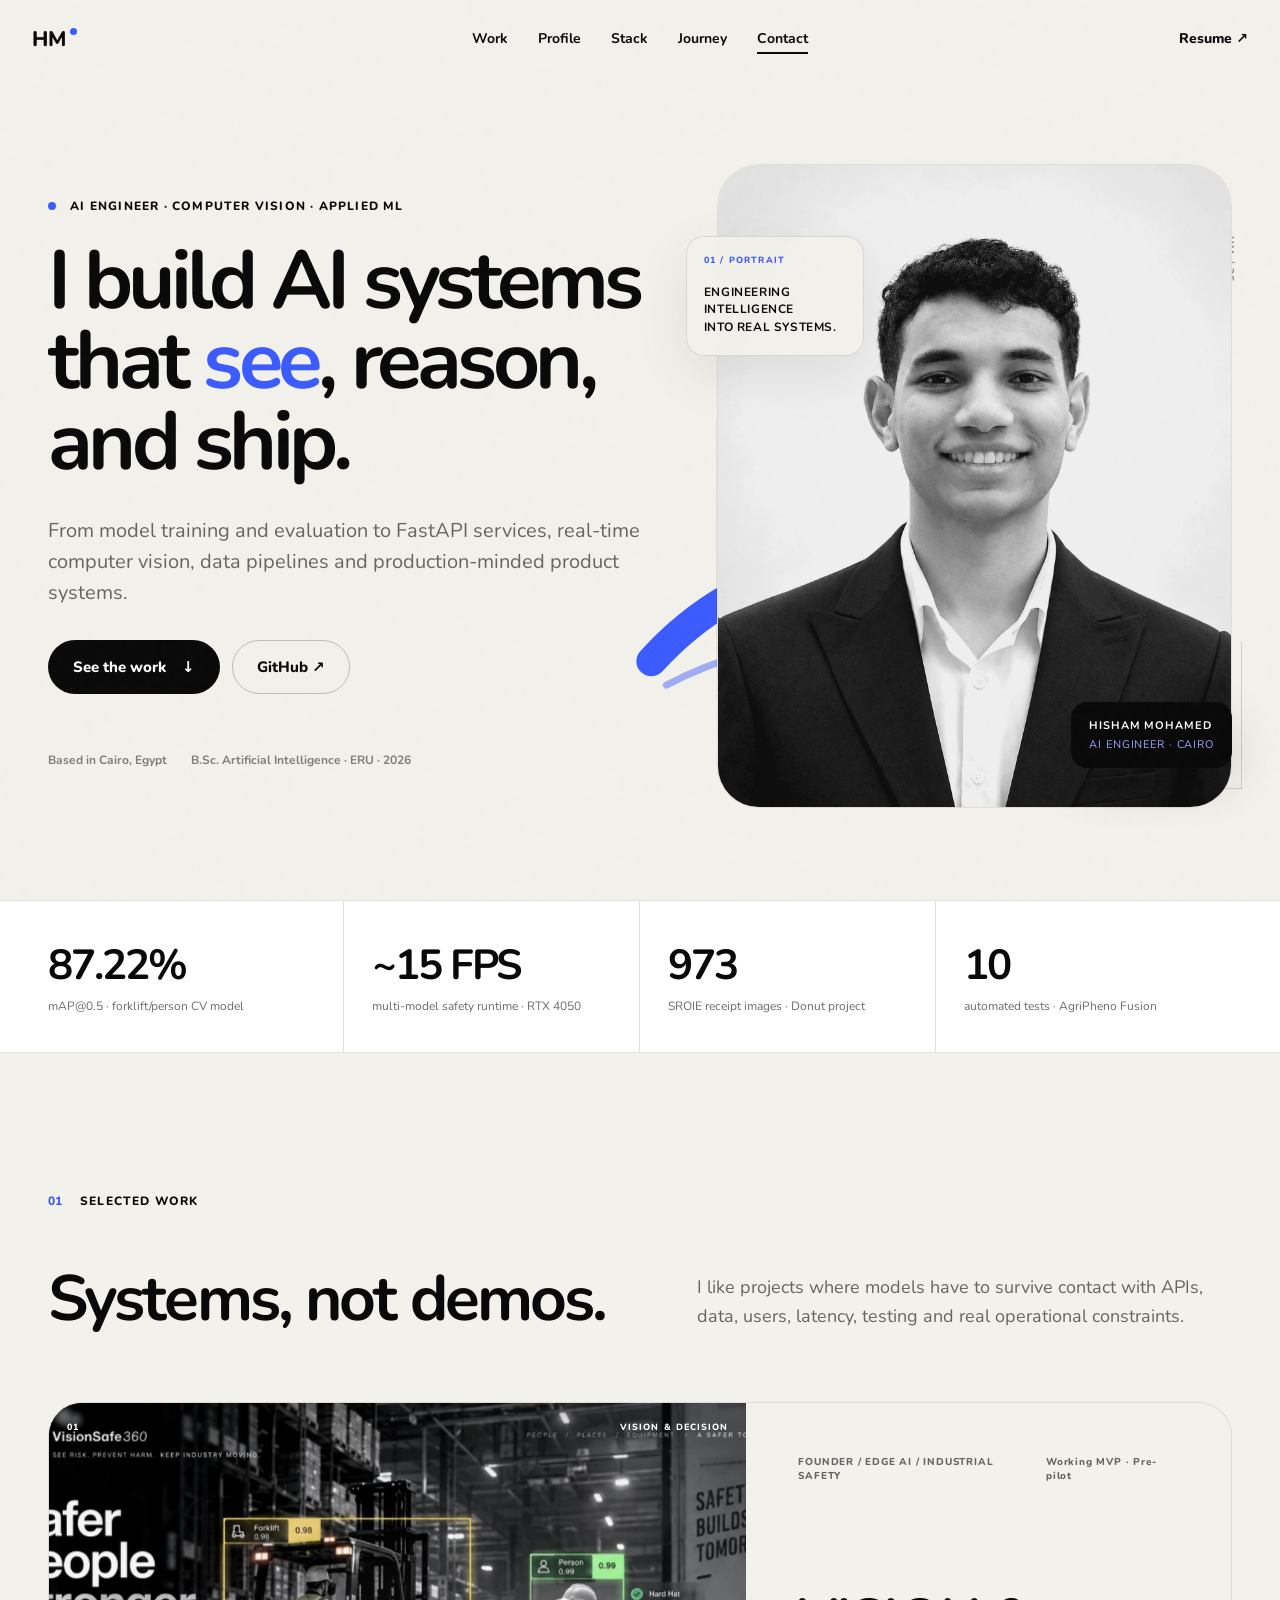
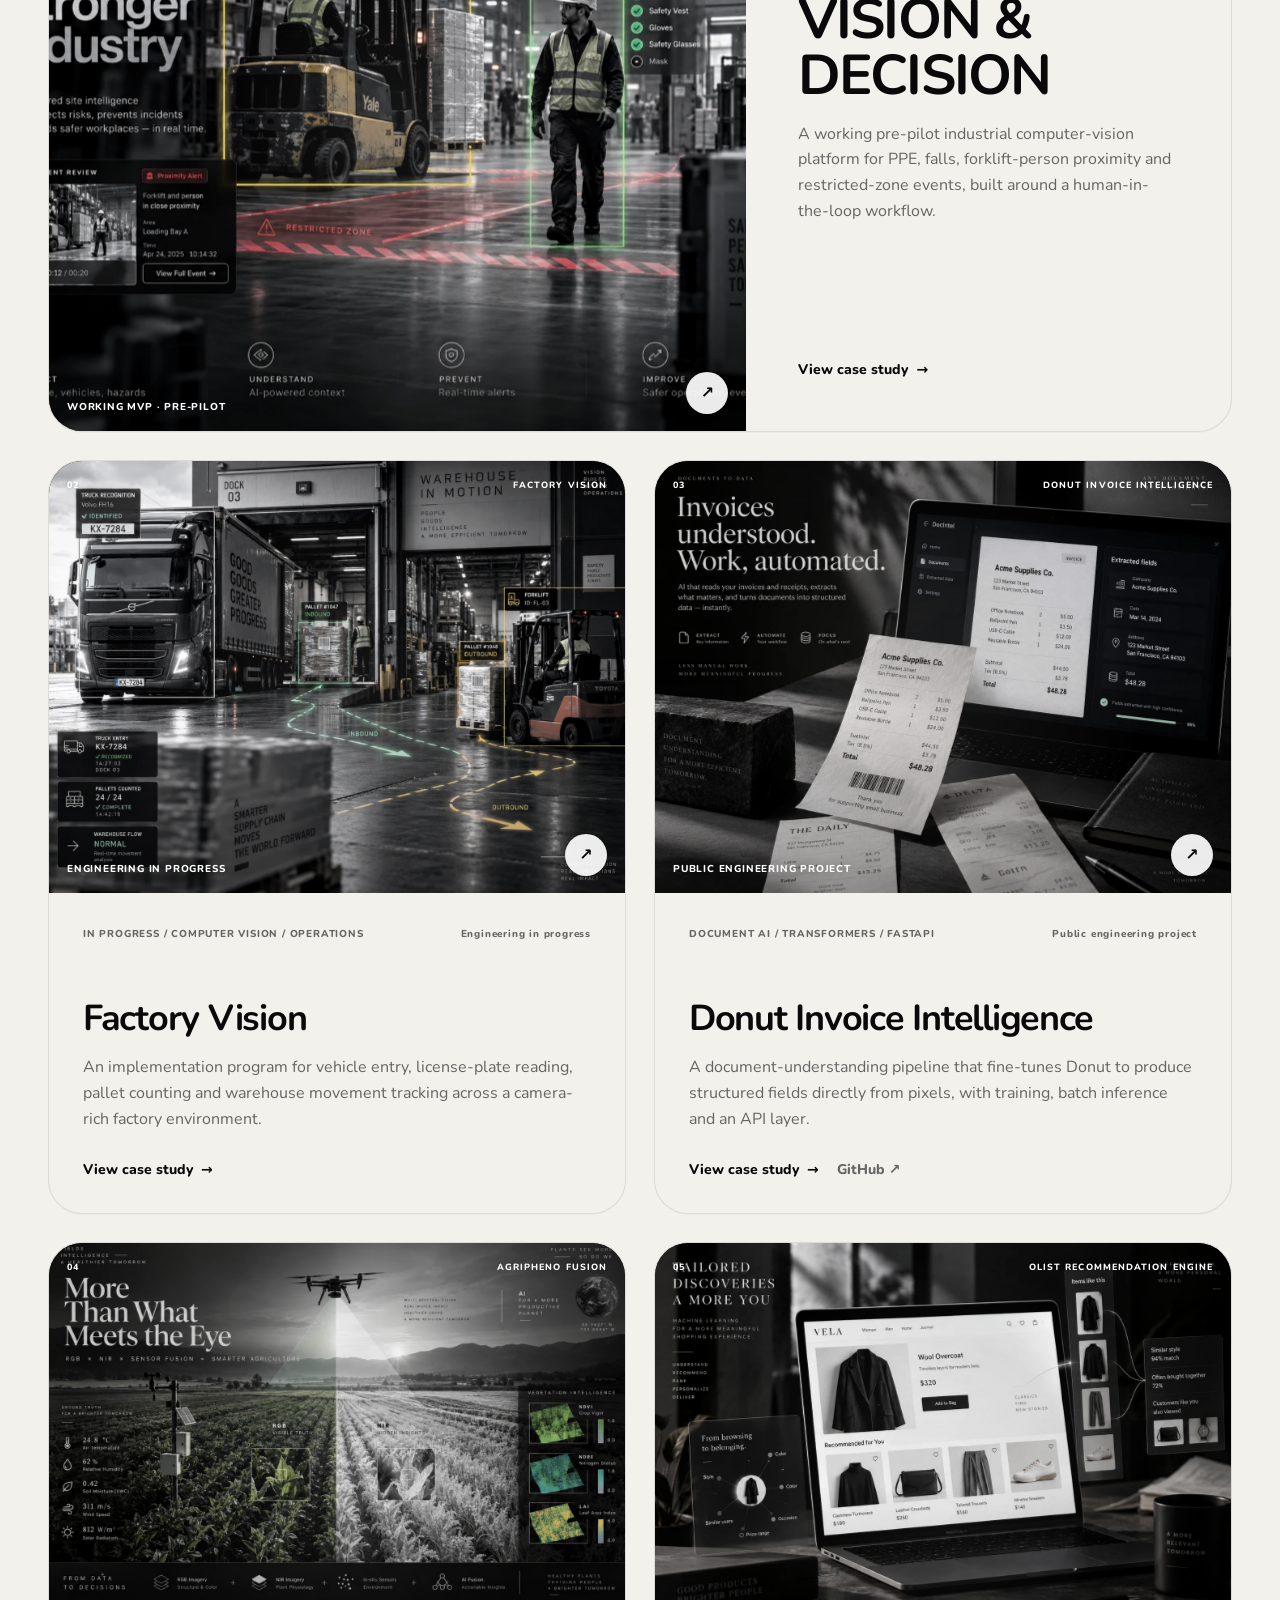
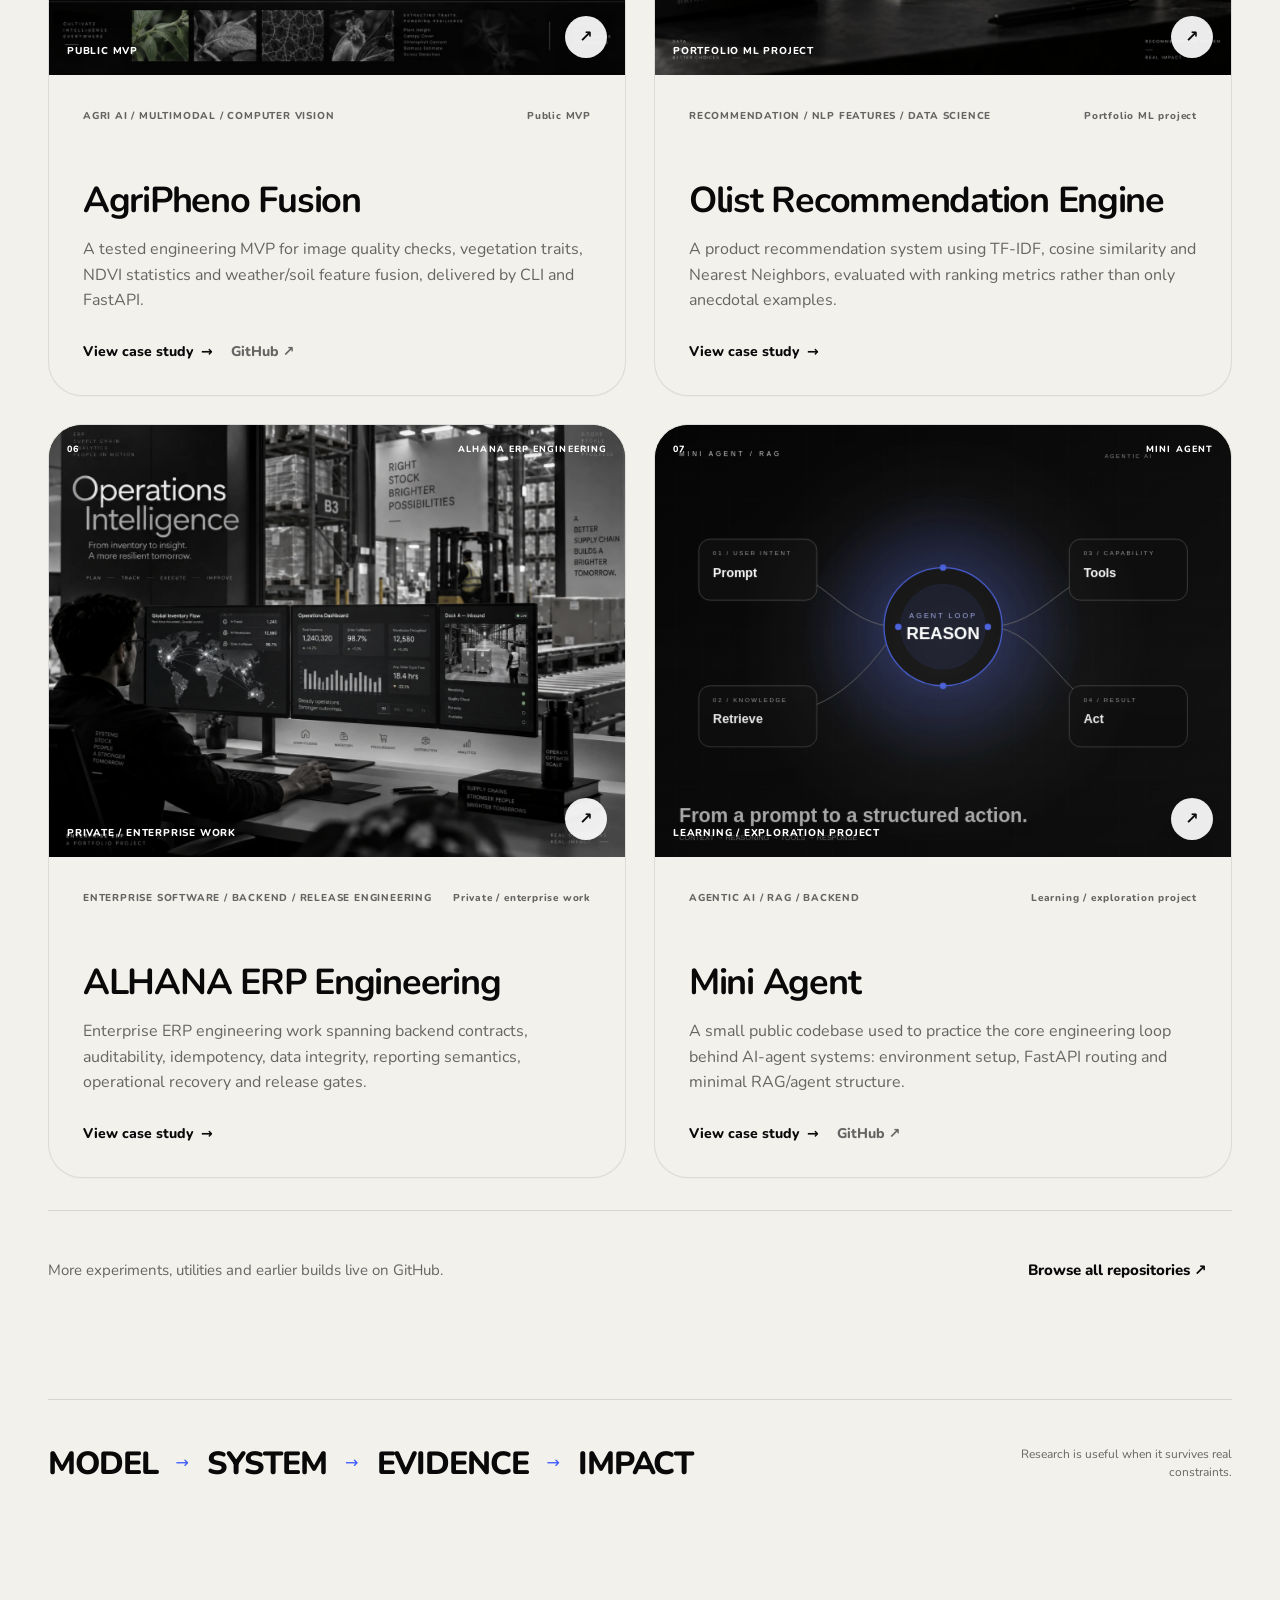
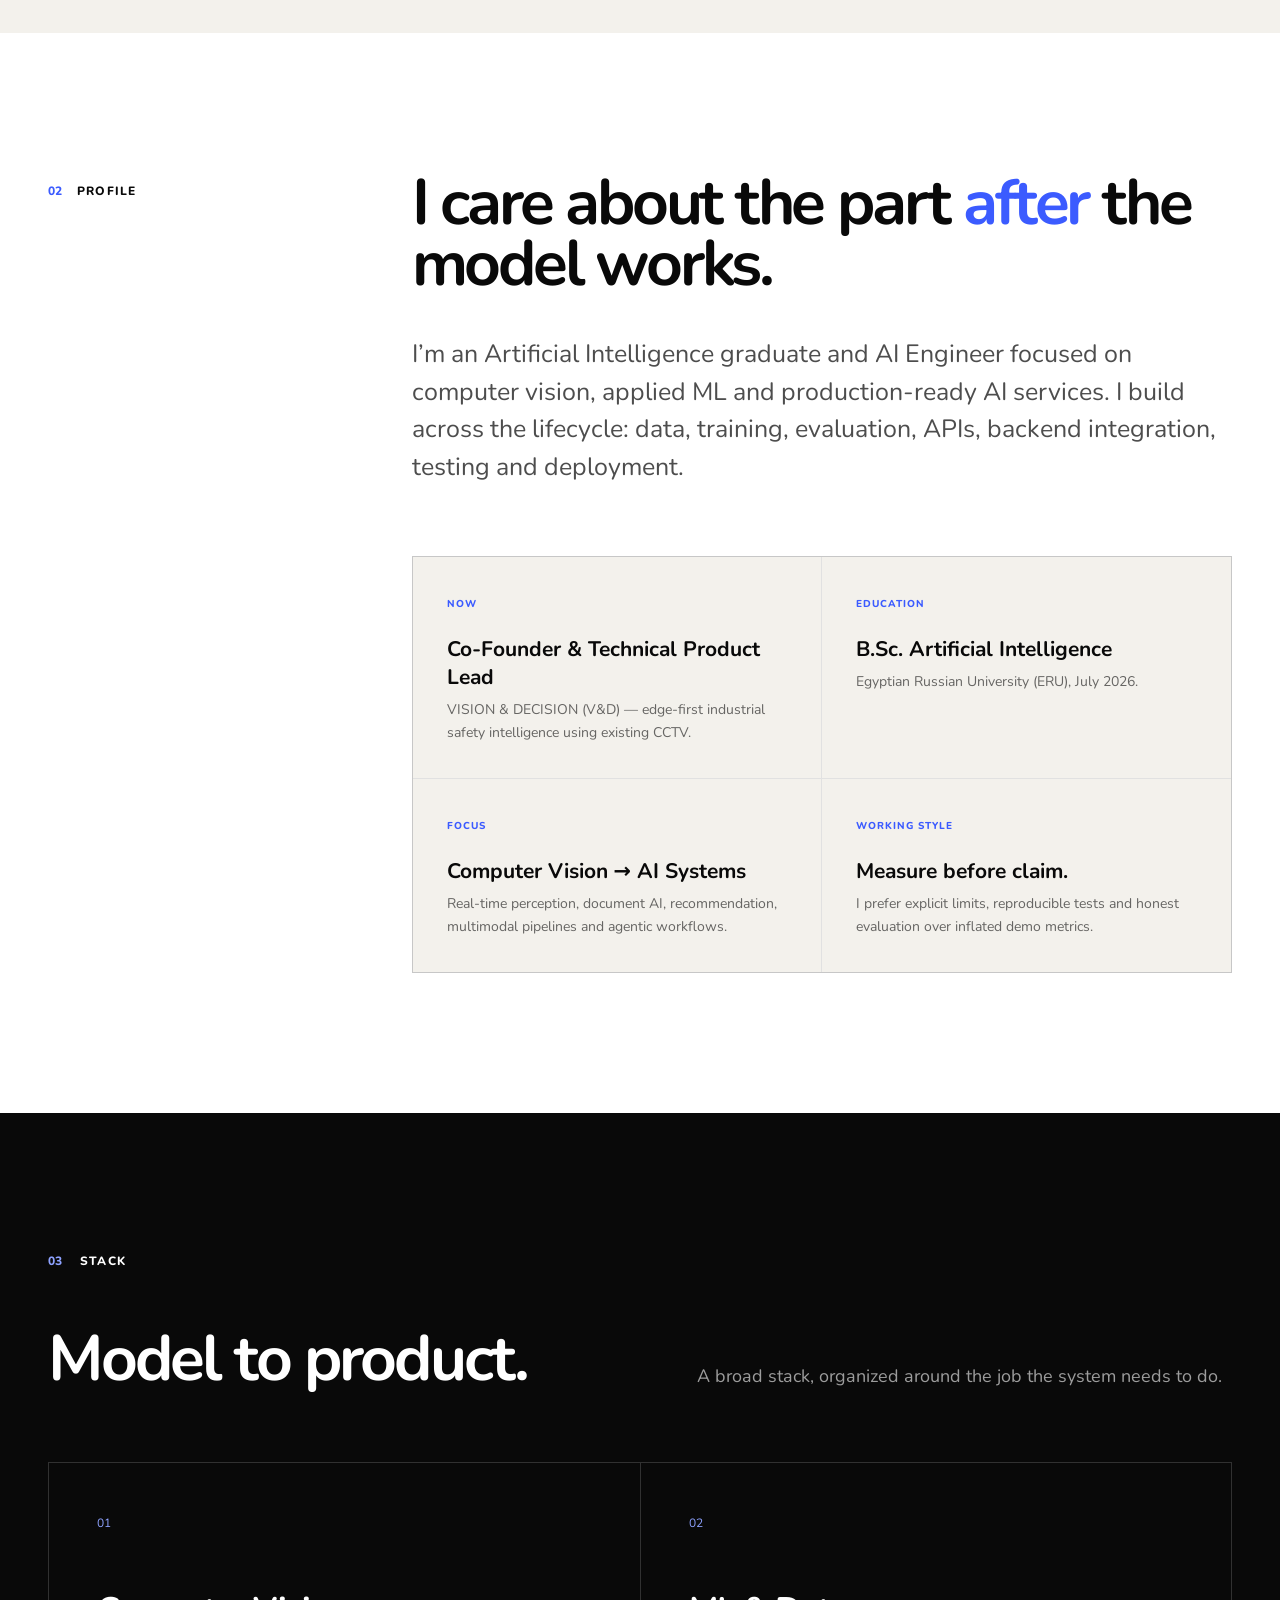
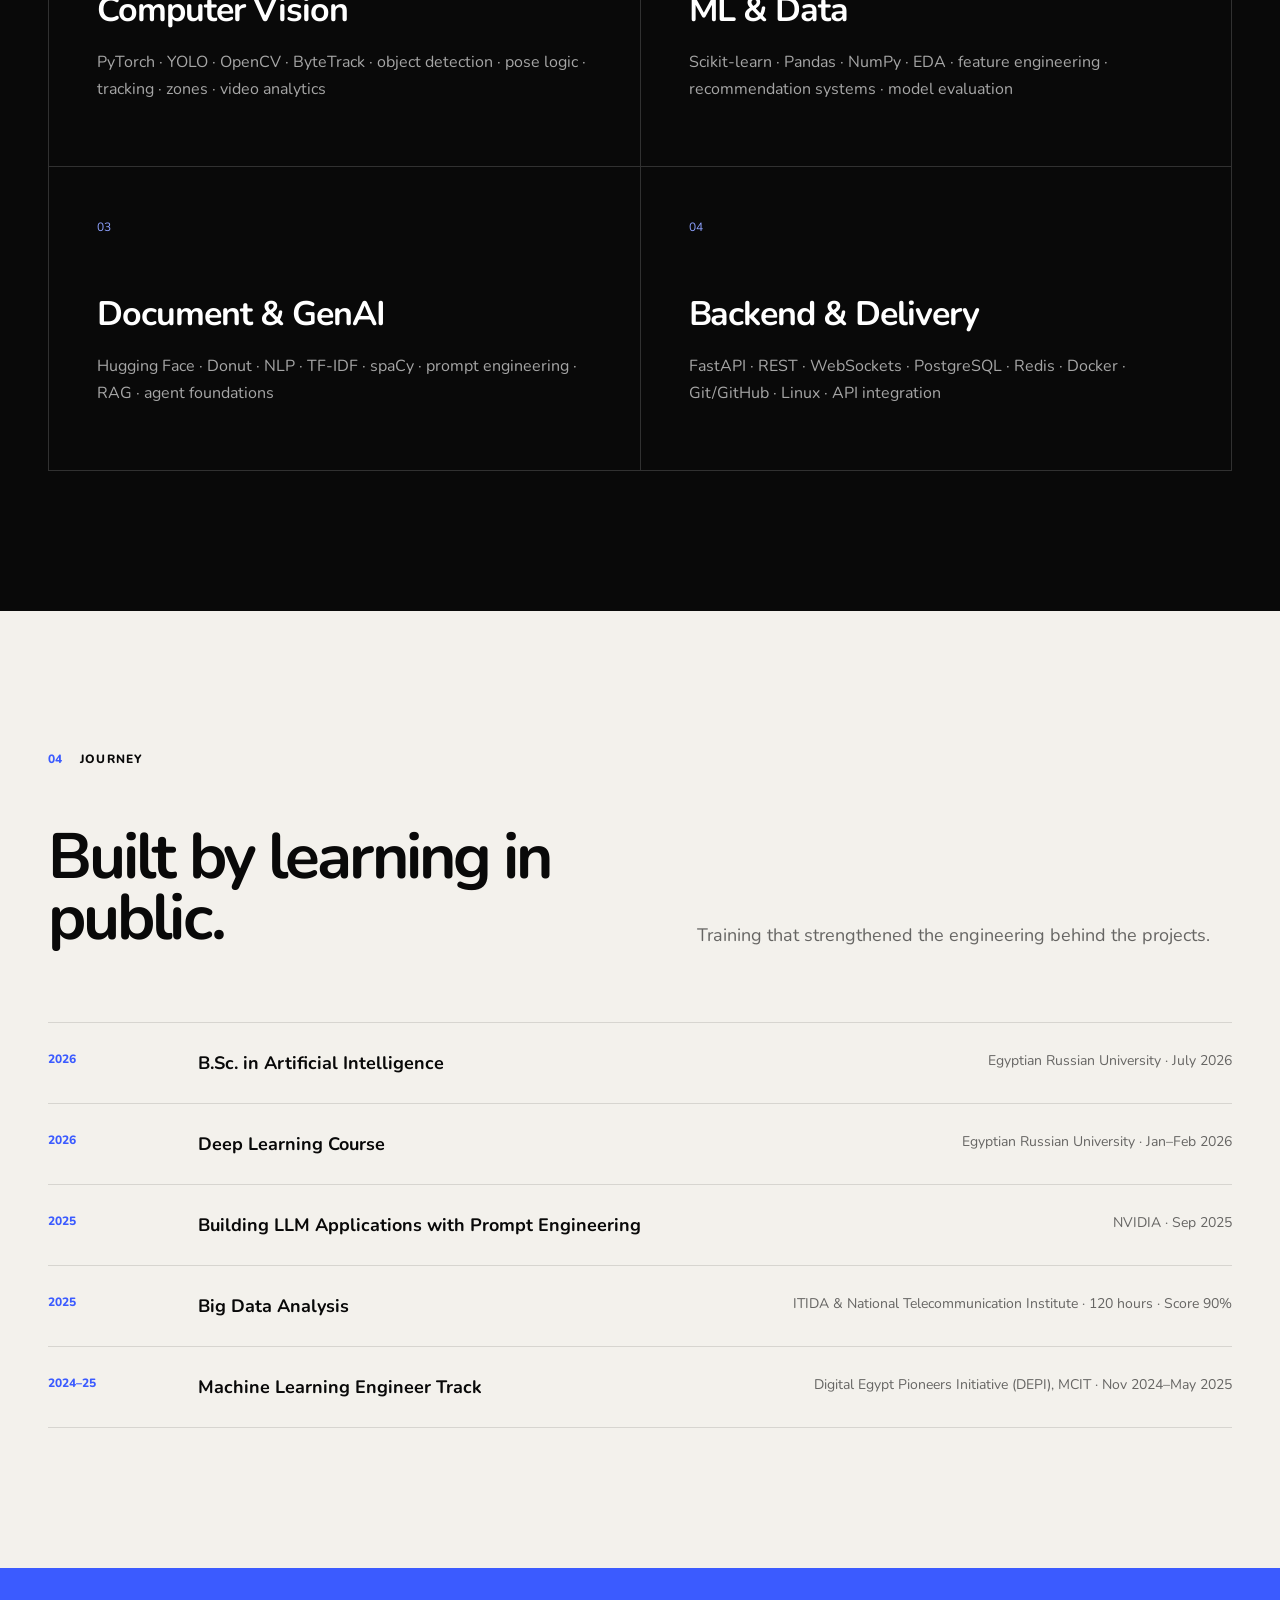
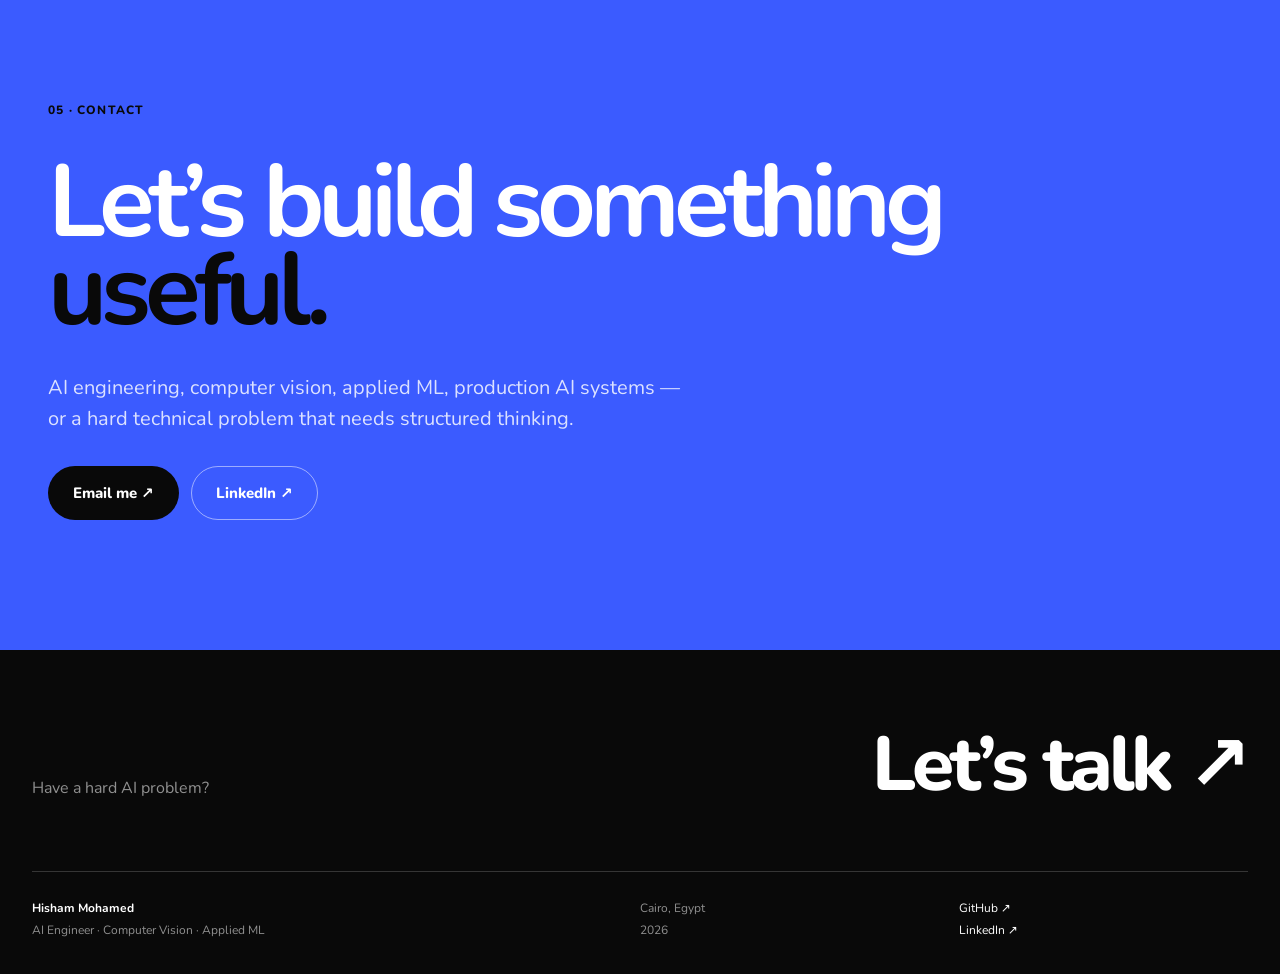
<file: index.html>
<!DOCTYPE html>

<html lang="en">
<head>
<meta charset="utf-8"/>
<script>document.documentElement.classList.add('js')</script>
<meta content="width=device-width, initial-scale=1" name="viewport"/>
<meta content="#f3f1ec" name="theme-color"/>
<meta content="Hisham Mohamed — AI Engineer focused on computer vision, applied machine learning, backend AI systems and agentic workflows." name="description"/>
<link href="assets/favicon.svg" rel="icon" type="image/svg+xml"/>
<link href="https://fonts.googleapis.com" rel="preconnect"/>
<link crossorigin="" href="https://fonts.gstatic.com" rel="preconnect"/>
<link href="https://fonts.googleapis.com/css2?family=Nunito:wght@400;500;600;700;800&amp;display=swap" rel="stylesheet"/>
<link href="styles.css" rel="stylesheet"/>
<title>Hisham Mohamed — AI Engineer</title>
</head>
<body class="home"><div aria-hidden="true" class="scroll-progress" data-scroll-progress=""></div>
<div aria-hidden="true" class="noise"></div>
<header class="site-header" data-header="">
<a aria-label="Hisham Mohamed home" class="brand" href="index.html"><span>HM</span><i></i></a>
<button aria-controls="site-nav" aria-expanded="false" class="menu-toggle" data-menu-toggle=""><span></span><span></span></button>
<nav class="site-nav" data-nav="" id="site-nav">
<a href="index.html#work">Work</a>
<a href="index.html#profile">Profile</a>
<a href="index.html#stack">Stack</a>
<a href="index.html#journey">Journey</a>
<a href="index.html#contact">Contact</a>
</nav>
<a class="header-cta" href="assets/Hisham_Mohamed_CV.pdf" rel="noopener" target="_blank">Resume <span>↗</span></a>
</header>
<main>
<section class="hero shell" id="top">
<div class="hero-copy">
<div class="kicker reveal"><span class="status-dot"></span> AI ENGINEER · COMPUTER VISION · APPLIED ML</div>
<h1 class="hero-title"><span class="line"><span>I build AI systems</span></span><span class="line"><span>that <em>see</em>, reason,</span></span><span class="line"><span>and ship.</span></span></h1>
<p class="hero-deck reveal">From model training and evaluation to FastAPI services, real-time computer vision, data pipelines and production-minded product systems.</p>
<div class="hero-actions reveal"><a class="btn btn-dark" href="#work">See the work <span>↓</span></a><a class="btn btn-ghost" href="https://github.com/hishammohamed445" rel="noopener" target="_blank">GitHub ↗</a></div>
<div class="hero-note reveal"><span>Based in Cairo, Egypt</span><span>B.Sc. Artificial Intelligence · ERU · 2026</span></div>
</div>
<div class="hero-media reveal" data-portrait-stage="">
<div class="portrait-frame"><img alt="Black-and-white professional portrait of Hisham Mohamed" src="assets/portrait-bw.webp"/></div>
<svg aria-hidden="true" class="brush-svg" style="color:var(--accent)" viewbox="0 0 700 240"><path class="brush-main" d="M31 169C142 47 296 31 420 82c88 36 158 105 240 51" fill="none" stroke="#3b5bff"></path><path class="brush-ghost" d="M48 196c120-62 246-67 369-23 90 32 142 17 210-8" fill="none" stroke="#3b5bff"></path></svg>
<div class="portrait-label"><strong>HISHAM MOHAMED</strong><span>AI ENGINEER · CAIRO</span></div>
<div aria-hidden="true" class="hero-frame-lines"><i></i><i></i><i></i><i></i></div><div class="hero-mini-note reveal"><span>01 / PORTRAIT</span><strong>ENGINEERING<br/>INTELLIGENCE<br/>INTO REAL SYSTEMS.</strong></div><div aria-hidden="true" class="portrait-index">HM / 26</div></div>
</section>
<section aria-label="Selected project metrics" class="stats-strip">
<div class="shell stats-grid">
<div class="stat reveal"><strong data-count="87.22" data-suffix="%">87.22%</strong><span>mAP@0.5 · forklift/person CV model</span></div>
<div class="stat reveal"><strong data-count="15" data-prefix="~" data-suffix=" FPS">~15 FPS</strong><span>multi-model safety runtime · RTX 4050</span></div>
<div class="stat reveal"><strong data-count="973">973</strong><span>SROIE receipt images · Donut project</span></div>
<div class="stat reveal"><strong data-count="10">10</strong><span>automated tests · AgriPheno Fusion</span></div>
</div>
</section>
<section class="section shell" id="work">
<div class="section-head reveal"><div><span class="section-no">01</span><span class="section-kicker">SELECTED WORK</span></div><h2>Systems, not demos.</h2><p>I like projects where models have to survive contact with APIs, data, users, latency, testing and real operational constraints.</p></div>
<div class="projects-grid">
<article class="project-card project-card--hero reveal" style="--project-accent:#ff1a1a">
<a aria-label="Read VISION &amp; DECISION case study" class="project-visual" data-cursor-label="Open case" data-project-visual="" href="work/vision-decision.html"><img alt="VISION &amp; DECISION project visual" decoding="async" loading="eager" src="assets/project-vd.webp"/><div class="visual-topline"><span>01</span><span>VISION &amp; DECISION</span></div><div aria-hidden="true" class="visual-scan"></div><div class="visual-open"><span>Working MVP · Pre-pilot</span><b>↗</b></div><div aria-hidden="true" class="project-cursor">OPEN ↗</div></a>
<div class="project-copy">
<div class="project-meta"><span>FOUNDER / EDGE AI / INDUSTRIAL SAFETY</span><span>Working MVP · Pre-pilot</span></div>
<h3><a href="work/vision-decision.html">VISION &amp; DECISION</a></h3>
<p>A working pre-pilot industrial computer-vision platform for PPE, falls, forklift-person proximity and restricted-zone events, built around a human-in-the-loop workflow.</p>
<div class="project-actions"><a class="text-link" href="work/vision-decision.html">View case study <span>→</span></a></div>
</div>
</article>
<article class="project-card reveal" style="--project-accent:#3b5bff">
<a aria-label="Read Factory Vision case study" class="project-visual" data-cursor-label="Open case" data-project-visual="" href="work/factory-vision.html"><img alt="Factory Vision project visual" decoding="async" loading="lazy" src="assets/project-factory.webp"/><div class="visual-topline"><span>02</span><span>FACTORY VISION</span></div><div aria-hidden="true" class="visual-scan"></div><div class="visual-open"><span>Engineering in progress</span><b>↗</b></div><div aria-hidden="true" class="project-cursor">OPEN ↗</div></a>
<div class="project-copy">
<div class="project-meta"><span>IN PROGRESS / COMPUTER VISION / OPERATIONS</span><span>Engineering in progress</span></div>
<h3><a href="work/factory-vision.html">Factory Vision</a></h3>
<p>An implementation program for vehicle entry, license-plate reading, pallet counting and warehouse movement tracking across a camera-rich factory environment.</p>
<div class="project-actions"><a class="text-link" href="work/factory-vision.html">View case study <span>→</span></a></div>
</div>
</article>
<article class="project-card reveal" style="--project-accent:#3b5bff">
<a aria-label="Read Donut Invoice Intelligence case study" class="project-visual" data-cursor-label="Open case" data-project-visual="" href="work/donut-invoice-intelligence.html"><img alt="Donut Invoice Intelligence project visual" decoding="async" loading="lazy" src="assets/project-donut.webp"/><div class="visual-topline"><span>03</span><span>DONUT INVOICE INTELLIGENCE</span></div><div aria-hidden="true" class="visual-scan"></div><div class="visual-open"><span>Public engineering project</span><b>↗</b></div><div aria-hidden="true" class="project-cursor">OPEN ↗</div></a>
<div class="project-copy">
<div class="project-meta"><span>DOCUMENT AI / TRANSFORMERS / FASTAPI</span><span>Public engineering project</span></div>
<h3><a href="work/donut-invoice-intelligence.html">Donut Invoice Intelligence</a></h3>
<p>A document-understanding pipeline that fine-tunes Donut to produce structured fields directly from pixels, with training, batch inference and an API layer.</p>
<div class="project-actions"><a class="text-link" href="work/donut-invoice-intelligence.html">View case study <span>→</span></a><a class="text-link secondary" href="https://github.com/hishammohamed445/Donut-Invoice-Intelligence" rel="noopener" target="_blank">GitHub ↗</a></div>
</div>
</article>
<article class="project-card reveal" style="--project-accent:#3b5bff">
<a aria-label="Read AgriPheno Fusion case study" class="project-visual" data-cursor-label="Open case" data-project-visual="" href="work/agripheno-fusion.html"><img alt="AgriPheno Fusion project visual" decoding="async" loading="lazy" src="assets/project-agri.webp"/><div class="visual-topline"><span>04</span><span>AGRIPHENO FUSION</span></div><div aria-hidden="true" class="visual-scan"></div><div class="visual-open"><span>Public MVP</span><b>↗</b></div><div aria-hidden="true" class="project-cursor">OPEN ↗</div></a>
<div class="project-copy">
<div class="project-meta"><span>AGRI AI / MULTIMODAL / COMPUTER VISION</span><span>Public MVP</span></div>
<h3><a href="work/agripheno-fusion.html">AgriPheno Fusion</a></h3>
<p>A tested engineering MVP for image quality checks, vegetation traits, NDVI statistics and weather/soil feature fusion, delivered by CLI and FastAPI.</p>
<div class="project-actions"><a class="text-link" href="work/agripheno-fusion.html">View case study <span>→</span></a><a class="text-link secondary" href="https://github.com/hishammohamed445/AgriPheno-Fusion" rel="noopener" target="_blank">GitHub ↗</a></div>
</div>
</article>
<article class="project-card reveal" style="--project-accent:#3b5bff">
<a aria-label="Read Olist Recommendation Engine case study" class="project-visual" data-cursor-label="Open case" data-project-visual="" href="work/olist-recommender.html"><img alt="Olist Recommendation Engine project visual" decoding="async" loading="lazy" src="assets/project-olist.webp"/><div class="visual-topline"><span>05</span><span>OLIST RECOMMENDATION ENGINE</span></div><div aria-hidden="true" class="visual-scan"></div><div class="visual-open"><span>Portfolio ML project</span><b>↗</b></div><div aria-hidden="true" class="project-cursor">OPEN ↗</div></a>
<div class="project-copy">
<div class="project-meta"><span>RECOMMENDATION / NLP FEATURES / DATA SCIENCE</span><span>Portfolio ML project</span></div>
<h3><a href="work/olist-recommender.html">Olist Recommendation Engine</a></h3>
<p>A product recommendation system using TF-IDF, cosine similarity and Nearest Neighbors, evaluated with ranking metrics rather than only anecdotal examples.</p>
<div class="project-actions"><a class="text-link" href="work/olist-recommender.html">View case study <span>→</span></a></div>
</div>
</article>
<article class="project-card reveal" style="--project-accent:#3b5bff">
<a aria-label="Read ALHANA ERP Engineering case study" class="project-visual" data-cursor-label="Open case" data-project-visual="" href="work/alhana-erp.html"><img alt="ALHANA ERP Engineering project visual" decoding="async" loading="lazy" src="assets/project-erp.webp"/><div class="visual-topline"><span>06</span><span>ALHANA ERP ENGINEERING</span></div><div aria-hidden="true" class="visual-scan"></div><div class="visual-open"><span>Private / enterprise work</span><b>↗</b></div><div aria-hidden="true" class="project-cursor">OPEN ↗</div></a>
<div class="project-copy">
<div class="project-meta"><span>ENTERPRISE SOFTWARE / BACKEND / RELEASE ENGINEERING</span><span>Private / enterprise work</span></div>
<h3><a href="work/alhana-erp.html">ALHANA ERP Engineering</a></h3>
<p>Enterprise ERP engineering work spanning backend contracts, auditability, idempotency, data integrity, reporting semantics, operational recovery and release gates.</p>
<div class="project-actions"><a class="text-link" href="work/alhana-erp.html">View case study <span>→</span></a></div>
</div>
</article>
<article class="project-card reveal" style="--project-accent:#3b5bff">
<a aria-label="Read Mini Agent case study" class="project-visual" data-cursor-label="Open case" data-project-visual="" href="work/mini-agent.html"><img alt="Mini Agent project visual" decoding="async" loading="lazy" src="assets/cover-agent.svg"/><div class="visual-topline"><span>07</span><span>MINI AGENT</span></div><div aria-hidden="true" class="visual-scan"></div><div class="visual-open"><span>Learning / exploration project</span><b>↗</b></div><div aria-hidden="true" class="project-cursor">OPEN ↗</div></a>
<div class="project-copy">
<div class="project-meta"><span>AGENTIC AI / RAG / BACKEND</span><span>Learning / exploration project</span></div>
<h3><a href="work/mini-agent.html">Mini Agent</a></h3>
<p>A small public codebase used to practice the core engineering loop behind AI-agent systems: environment setup, FastAPI routing and minimal RAG/agent structure.</p>
<div class="project-actions"><a class="text-link" href="work/mini-agent.html">View case study <span>→</span></a><a class="text-link secondary" href="https://github.com/hishammohamed445/mini-agent" rel="noopener" target="_blank">GitHub ↗</a></div>
</div>
</article>
</div>
<div class="more-work reveal"><span>More experiments, utilities and earlier builds live on GitHub.</span><a class="btn btn-light" href="https://github.com/hishammohamed445?tab=repositories" rel="noopener" target="_blank">Browse all repositories ↗</a></div>
<div aria-label="Engineering principles" class="work-manifesto reveal">
<span>MODEL</span><i>→</i><span>SYSTEM</span><i>→</i><span>EVIDENCE</span><i>→</i><span>IMPACT</span>
<small>Research is useful when it survives real constraints.</small>
</div></section>
<section class="section profile-section" id="profile">
<div class="shell split-editorial">
<div class="section-label reveal"><span class="section-no">02</span><span class="section-kicker">PROFILE</span></div>
<div class="profile-copy">
<h2 class="reveal">I care about the part <em>after</em> the model works.</h2>
<p class="lead reveal">I’m an Artificial Intelligence graduate and AI Engineer focused on computer vision, applied ML and production-ready AI services. I build across the lifecycle: data, training, evaluation, APIs, backend integration, testing and deployment.</p>
<div class="profile-grid">
<div class="profile-block reveal"><span>NOW</span><strong>Co-Founder &amp; Technical Product Lead</strong><p>VISION &amp; DECISION (V&amp;D) — edge-first industrial safety intelligence using existing CCTV.</p></div>
<div class="profile-block reveal"><span>EDUCATION</span><strong>B.Sc. Artificial Intelligence</strong><p>Egyptian Russian University (ERU), July 2026.</p></div>
<div class="profile-block reveal"><span>FOCUS</span><strong>Computer Vision → AI Systems</strong><p>Real-time perception, document AI, recommendation, multimodal pipelines and agentic workflows.</p></div>
<div class="profile-block reveal"><span>WORKING STYLE</span><strong>Measure before claim.</strong><p>I prefer explicit limits, reproducible tests and honest evaluation over inflated demo metrics.</p></div>
</div>
</div>
</div>
</section>
<section class="section inverse" id="stack">
<div class="shell">
<div class="section-head light reveal"><div><span class="section-no">03</span><span class="section-kicker">STACK</span></div><h2>Model to product.</h2><p>A broad stack, organized around the job the system needs to do.</p></div>
<div class="stack-grid">
<div class="stack-card reveal"><span>01</span><h3>Computer Vision</h3><p>PyTorch · YOLO · OpenCV · ByteTrack · object detection · pose logic · tracking · zones · video analytics</p></div>
<div class="stack-card reveal"><span>02</span><h3>ML &amp; Data</h3><p>Scikit-learn · Pandas · NumPy · EDA · feature engineering · recommendation systems · model evaluation</p></div>
<div class="stack-card reveal"><span>03</span><h3>Document &amp; GenAI</h3><p>Hugging Face · Donut · NLP · TF-IDF · spaCy · prompt engineering · RAG · agent foundations</p></div>
<div class="stack-card reveal"><span>04</span><h3>Backend &amp; Delivery</h3><p>FastAPI · REST · WebSockets · PostgreSQL · Redis · Docker · Git/GitHub · Linux · API integration</p></div>
</div>
</div>
</section>
<section class="section shell" id="journey">
<div class="section-head reveal"><div><span class="section-no">04</span><span class="section-kicker">JOURNEY</span></div><h2>Built by learning in public.</h2><p>Training that strengthened the engineering behind the projects.</p></div>
<div class="timeline">
<div class="timeline-row reveal"><time>2026</time><div><strong>B.Sc. in Artificial Intelligence</strong><span>Egyptian Russian University · July 2026</span></div></div>
<div class="timeline-row reveal"><time>2026</time><div><strong>Deep Learning Course</strong><span>Egyptian Russian University · Jan–Feb 2026</span></div></div>
<div class="timeline-row reveal"><time>2025</time><div><strong>Building LLM Applications with Prompt Engineering</strong><span>NVIDIA · Sep 2025</span></div></div>
<div class="timeline-row reveal"><time>2025</time><div><strong>Big Data Analysis</strong><span>ITIDA &amp; National Telecommunication Institute · 120 hours · Score 90%</span></div></div>
<div class="timeline-row reveal"><time>2024–25</time><div><strong>Machine Learning Engineer Track</strong><span>Digital Egypt Pioneers Initiative (DEPI), MCIT · Nov 2024–May 2025</span></div></div>
</div>
</section>
<section class="contact-section" id="contact">
<div class="shell contact-inner">
<span class="section-kicker reveal">05 · CONTACT</span>
<h2 class="reveal">Let’s build something<br/><em>useful.</em></h2>
<p class="reveal">AI engineering, computer vision, applied ML, production AI systems — or a hard technical problem that needs structured thinking.</p>
<div class="contact-actions reveal"><a class="btn btn-dark" href="mailto:hishamelbaaly@gmail.com">Email me ↗</a><a class="btn btn-ghost" href="https://www.linkedin.com/in/hisham-mohamed0" rel="noopener" target="_blank">LinkedIn ↗</a></div>
</div>
</section>
</main>
<footer class="site-footer">
<div class="footer-top"><p>Have a hard AI problem?</p><a href="mailto:hishamelbaaly@gmail.com">Let’s talk <span>↗</span></a></div>
<div class="footer-grid">
<div><strong>Hisham Mohamed</strong><span>AI Engineer · Computer Vision · Applied ML</span></div>
<div><span>Cairo, Egypt</span><span>2026</span></div>
<div><a href="https://github.com/hishammohamed445" rel="noopener" target="_blank">GitHub ↗</a><a href="https://www.linkedin.com/in/hisham-mohamed0" rel="noopener" target="_blank">LinkedIn ↗</a></div>
</div>
</footer>
<script src="script.js"></script>
</body>
</html>
</file>
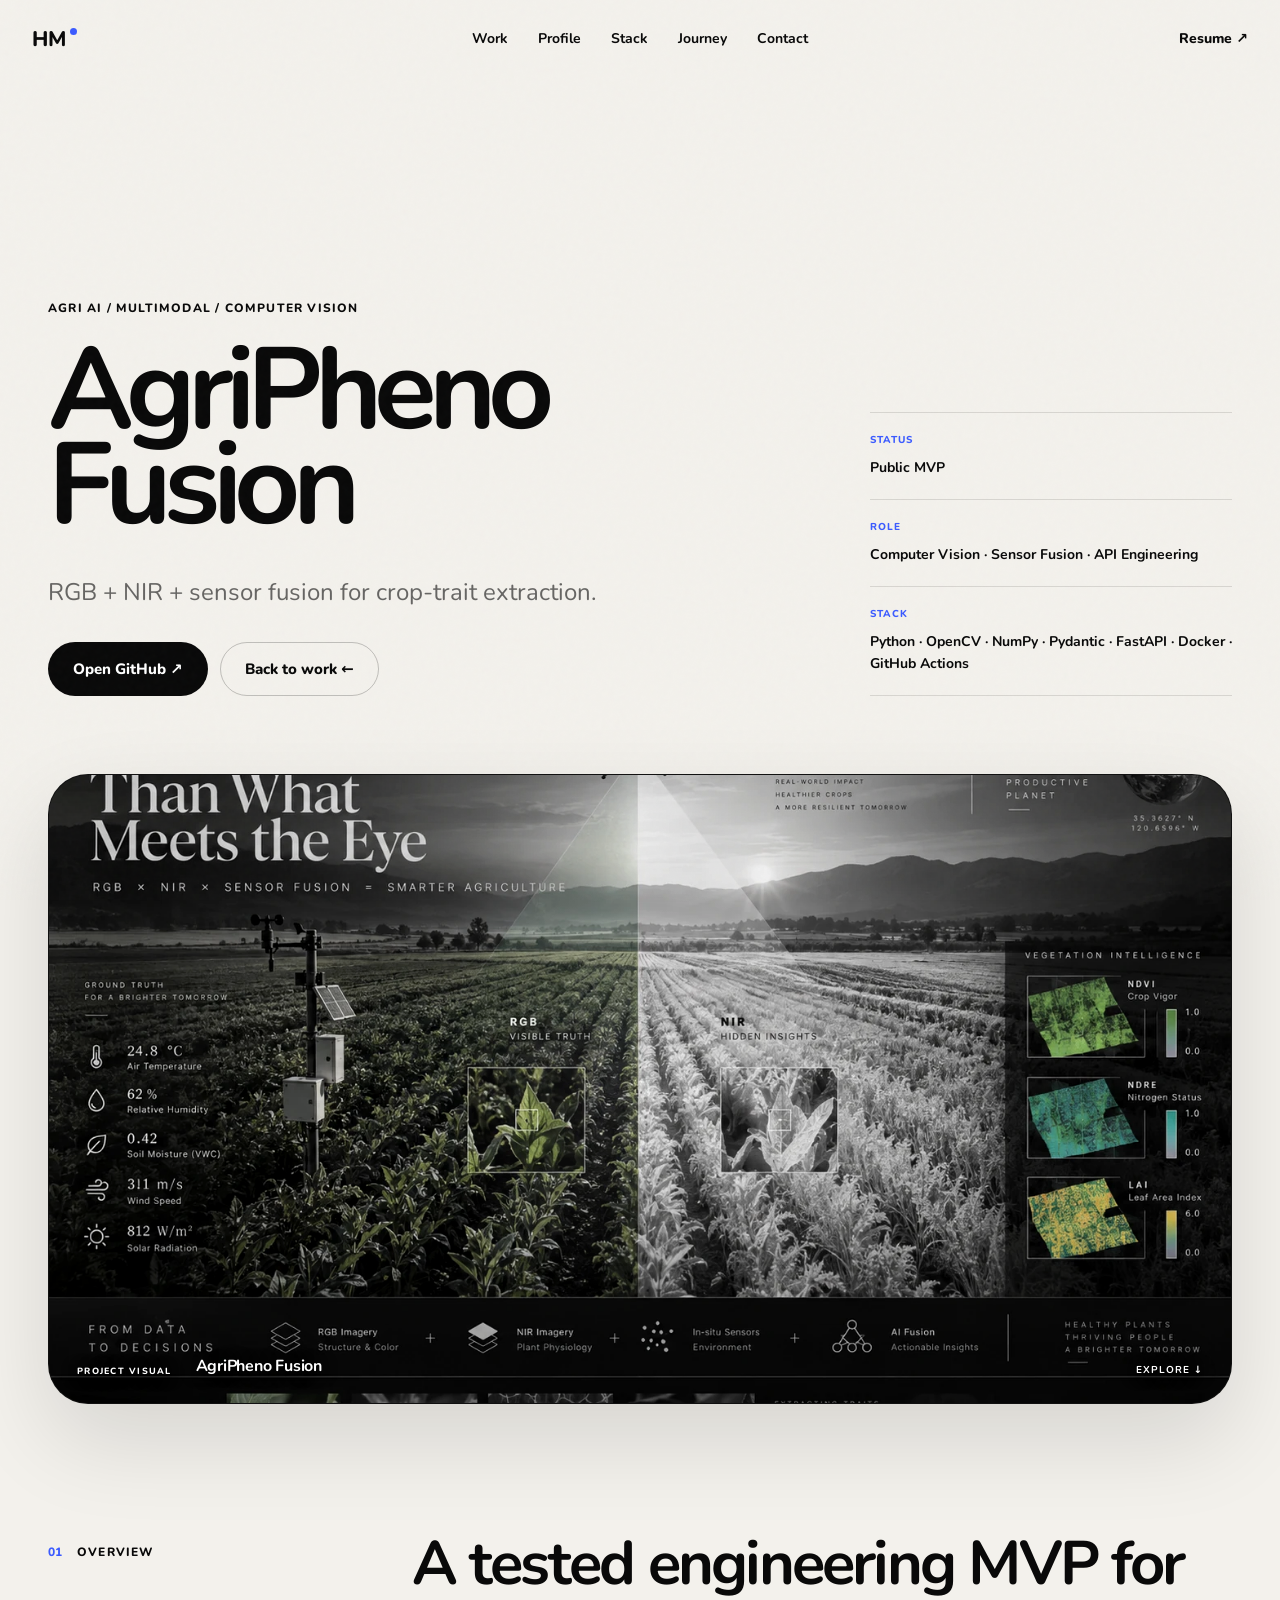
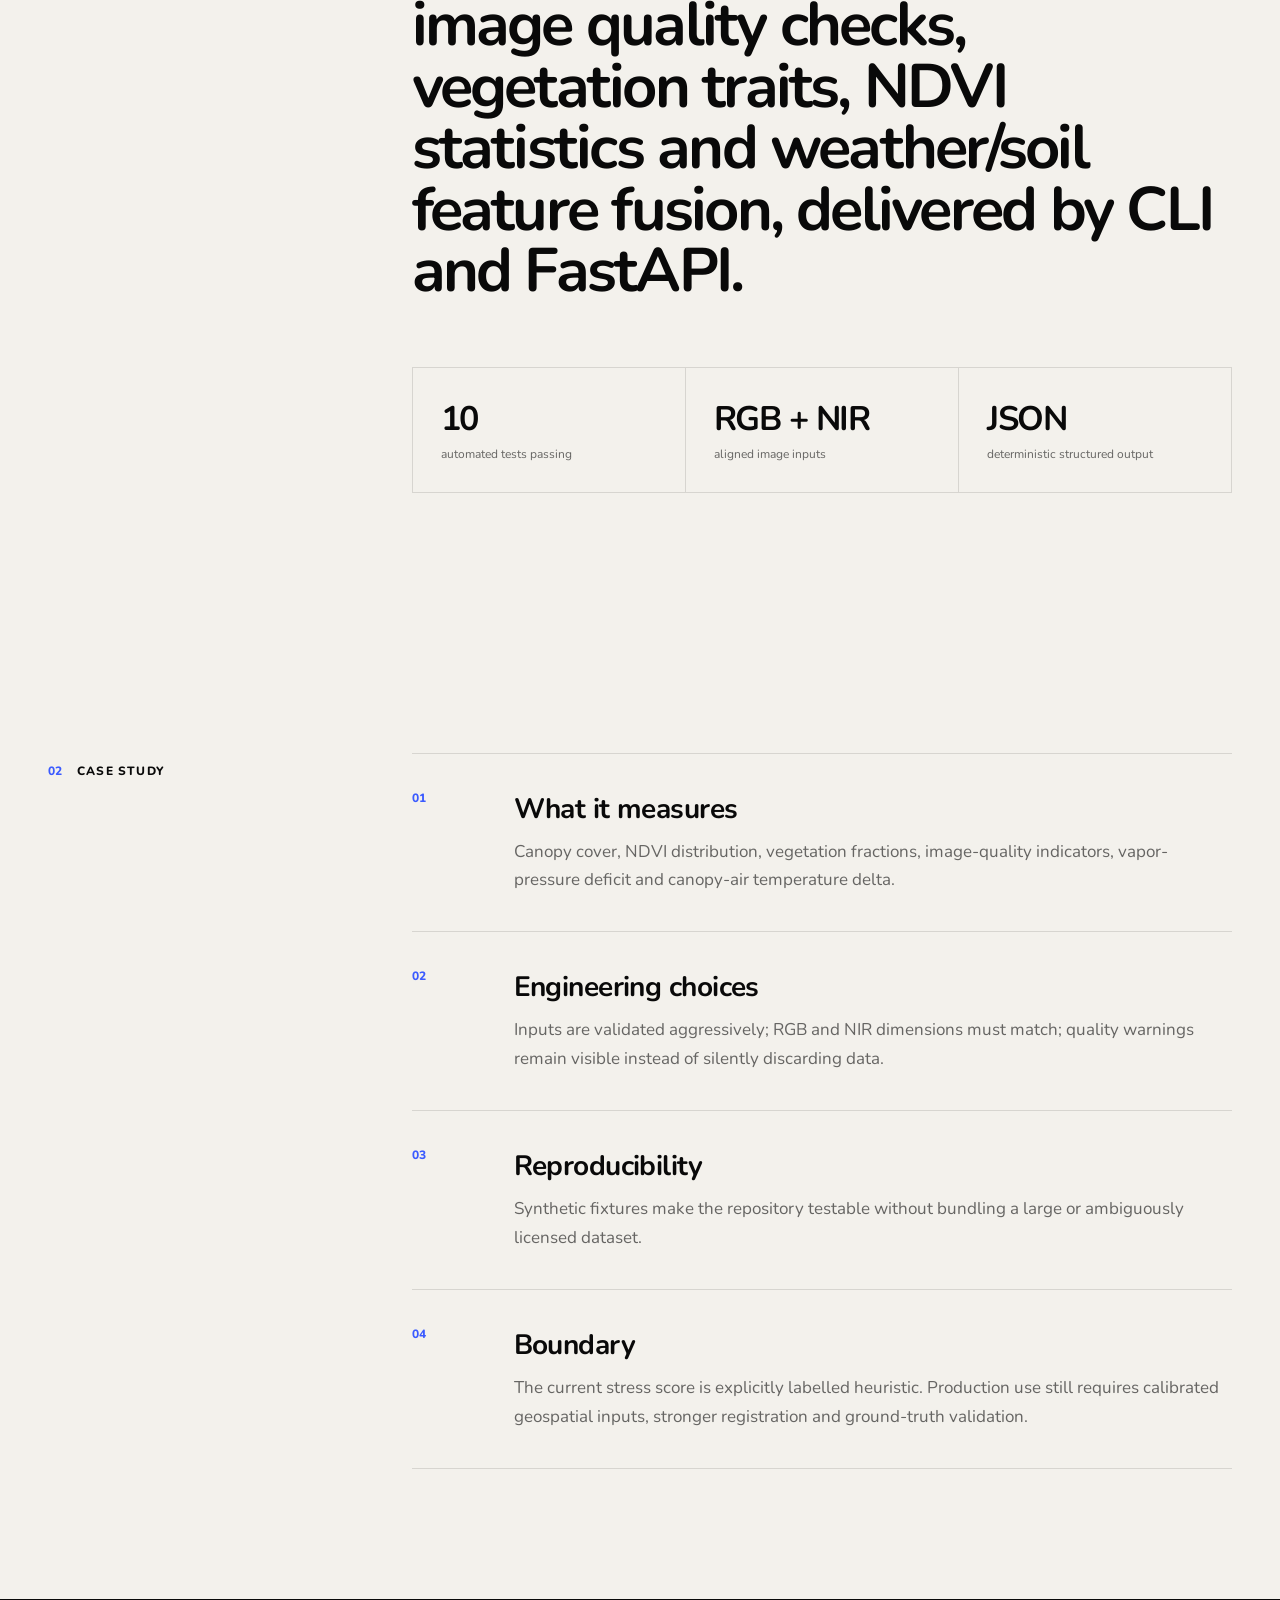
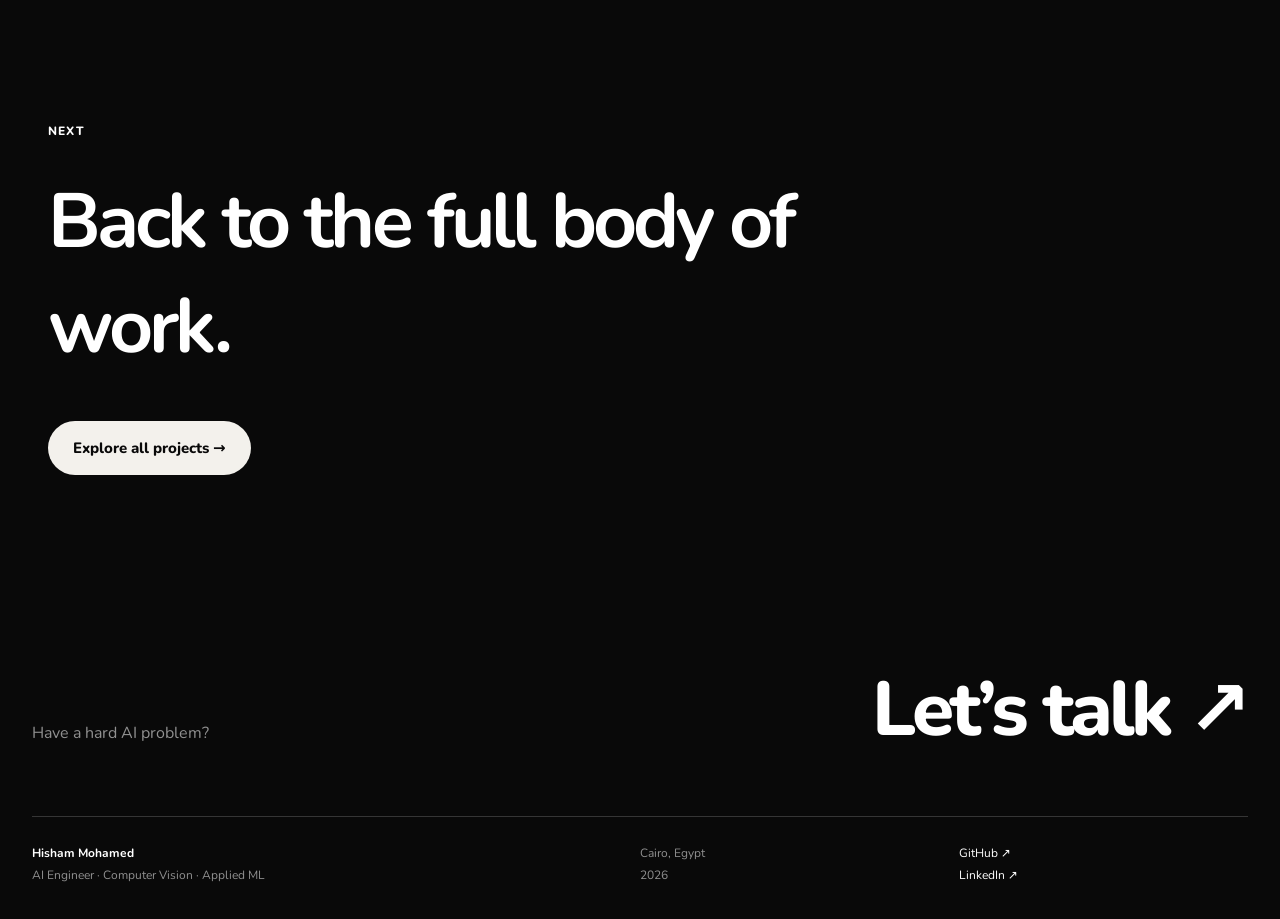
<file: work/agripheno-fusion.html>
<!DOCTYPE html>

<html lang="en">
<head>
<meta charset="utf-8"/>
<script>document.documentElement.classList.add('js')</script>
<meta content="width=device-width, initial-scale=1" name="viewport"/>
<meta content="#f3f1ec" name="theme-color"/>
<meta content="Hisham Mohamed — AI Engineer focused on computer vision, applied machine learning, backend AI systems and agentic workflows." name="description"/>
<link href="../assets/favicon.svg" rel="icon" type="image/svg+xml"/>
<link href="https://fonts.googleapis.com" rel="preconnect"/>
<link crossorigin="" href="https://fonts.gstatic.com" rel="preconnect"/>
<link href="https://fonts.googleapis.com/css2?family=Nunito:wght@400;500;600;700;800&amp;display=swap" rel="stylesheet"/>
<link href="../styles.css" rel="stylesheet"/>
<title>AgriPheno Fusion — Hisham Mohamed</title>
</head>
<body class="case-page" style="--case-accent:#3b5bff"><div aria-hidden="true" class="scroll-progress" data-scroll-progress=""></div>
<div aria-hidden="true" class="noise"></div>
<header class="site-header" data-header="">
<a aria-label="Hisham Mohamed home" class="brand" href="../index.html"><span>HM</span><i></i></a>
<button aria-controls="site-nav" aria-expanded="false" class="menu-toggle" data-menu-toggle=""><span></span><span></span></button>
<nav class="site-nav" data-nav="" id="site-nav">
<a href="../index.html#work">Work</a>
<a href="../index.html#profile">Profile</a>
<a href="../index.html#stack">Stack</a>
<a href="../index.html#journey">Journey</a>
<a href="../index.html#contact">Contact</a>
</nav>
<a class="header-cta" href="../assets/Hisham_Mohamed_CV.pdf" rel="noopener" target="_blank">Resume <span>↗</span></a>
</header>
<main>
<section class="case-hero shell">
<div class="case-title">
<div class="kicker reveal">AGRI AI / MULTIMODAL / COMPUTER VISION</div>
<h1><span class="line"><span>AgriPheno Fusion</span></span></h1>
<p class="reveal">RGB + NIR + sensor fusion for crop-trait extraction.</p>
<div class="case-actions reveal"><a class="btn btn-dark" href="https://github.com/hishammohamed445/AgriPheno-Fusion" rel="noopener" target="_blank">Open GitHub ↗</a><a class="btn btn-ghost" href="../index.html#work">Back to work ←</a></div>
</div>
<div class="case-facts reveal"><div><span>STATUS</span><strong>Public MVP</strong></div><div><span>ROLE</span><strong>Computer Vision · Sensor Fusion · API Engineering</strong></div><div><span>STACK</span><strong>Python · OpenCV · NumPy · Pydantic · FastAPI · Docker · GitHub Actions</strong></div></div>
</section>
<section class="case-cover shell reveal" data-project-visual=""><img alt="AgriPheno Fusion project visual" decoding="async" src="../assets/project-agri.webp"/><div class="case-media-hud"><span>PROJECT VISUAL</span><strong>AgriPheno Fusion</strong><b>EXPLORE ↓</b></div><div aria-hidden="true" class="visual-scan"></div><div aria-hidden="true" class="project-cursor">EXPLORE</div></section>
<section class="case-summary shell"><div class="section-label reveal"><span class="section-no">01</span><span class="section-kicker">OVERVIEW</span></div><div><h2 class="reveal">A tested engineering MVP for image quality checks, vegetation traits, NDVI statistics and weather/soil feature fusion, delivered by CLI and FastAPI.</h2><div class="case-metrics reveal"><div class="case-metric"><strong>10</strong><span>automated tests passing</span></div><div class="case-metric"><strong>RGB + NIR</strong><span>aligned image inputs</span></div><div class="case-metric"><strong>JSON</strong><span>deterministic structured output</span></div></div></div></section>
<section class="case-story shell"><div class="section-label reveal"><span class="section-no">02</span><span class="section-kicker">CASE STUDY</span></div><div class="case-blocks"><div class="case-block reveal"><span>01</span><div><h3>What it measures</h3><p>Canopy cover, NDVI distribution, vegetation fractions, image-quality indicators, vapor-pressure deficit and canopy-air temperature delta.</p></div></div><div class="case-block reveal"><span>02</span><div><h3>Engineering choices</h3><p>Inputs are validated aggressively; RGB and NIR dimensions must match; quality warnings remain visible instead of silently discarding data.</p></div></div><div class="case-block reveal"><span>03</span><div><h3>Reproducibility</h3><p>Synthetic fixtures make the repository testable without bundling a large or ambiguously licensed dataset.</p></div></div><div class="case-block reveal"><span>04</span><div><h3>Boundary</h3><p>The current stress score is explicitly labelled heuristic. Production use still requires calibrated geospatial inputs, stronger registration and ground-truth validation.</p></div></div></div></section>
<section class="case-next"><div class="shell"><span class="section-kicker reveal">NEXT</span><h2 class="reveal">Back to the full body of work.</h2><a class="btn btn-light reveal" href="../index.html#work">Explore all projects →</a></div></section>
</main>
<footer class="site-footer">
<div class="footer-top"><p>Have a hard AI problem?</p><a href="mailto:hishamelbaaly@gmail.com">Let’s talk <span>↗</span></a></div>
<div class="footer-grid">
<div><strong>Hisham Mohamed</strong><span>AI Engineer · Computer Vision · Applied ML</span></div>
<div><span>Cairo, Egypt</span><span>2026</span></div>
<div><a href="https://github.com/hishammohamed445" rel="noopener" target="_blank">GitHub ↗</a><a href="https://www.linkedin.com/in/hisham-mohamed0" rel="noopener" target="_blank">LinkedIn ↗</a></div>
</div>
</footer>
<script src="../script.js"></script>
</body>
</html>
</file>
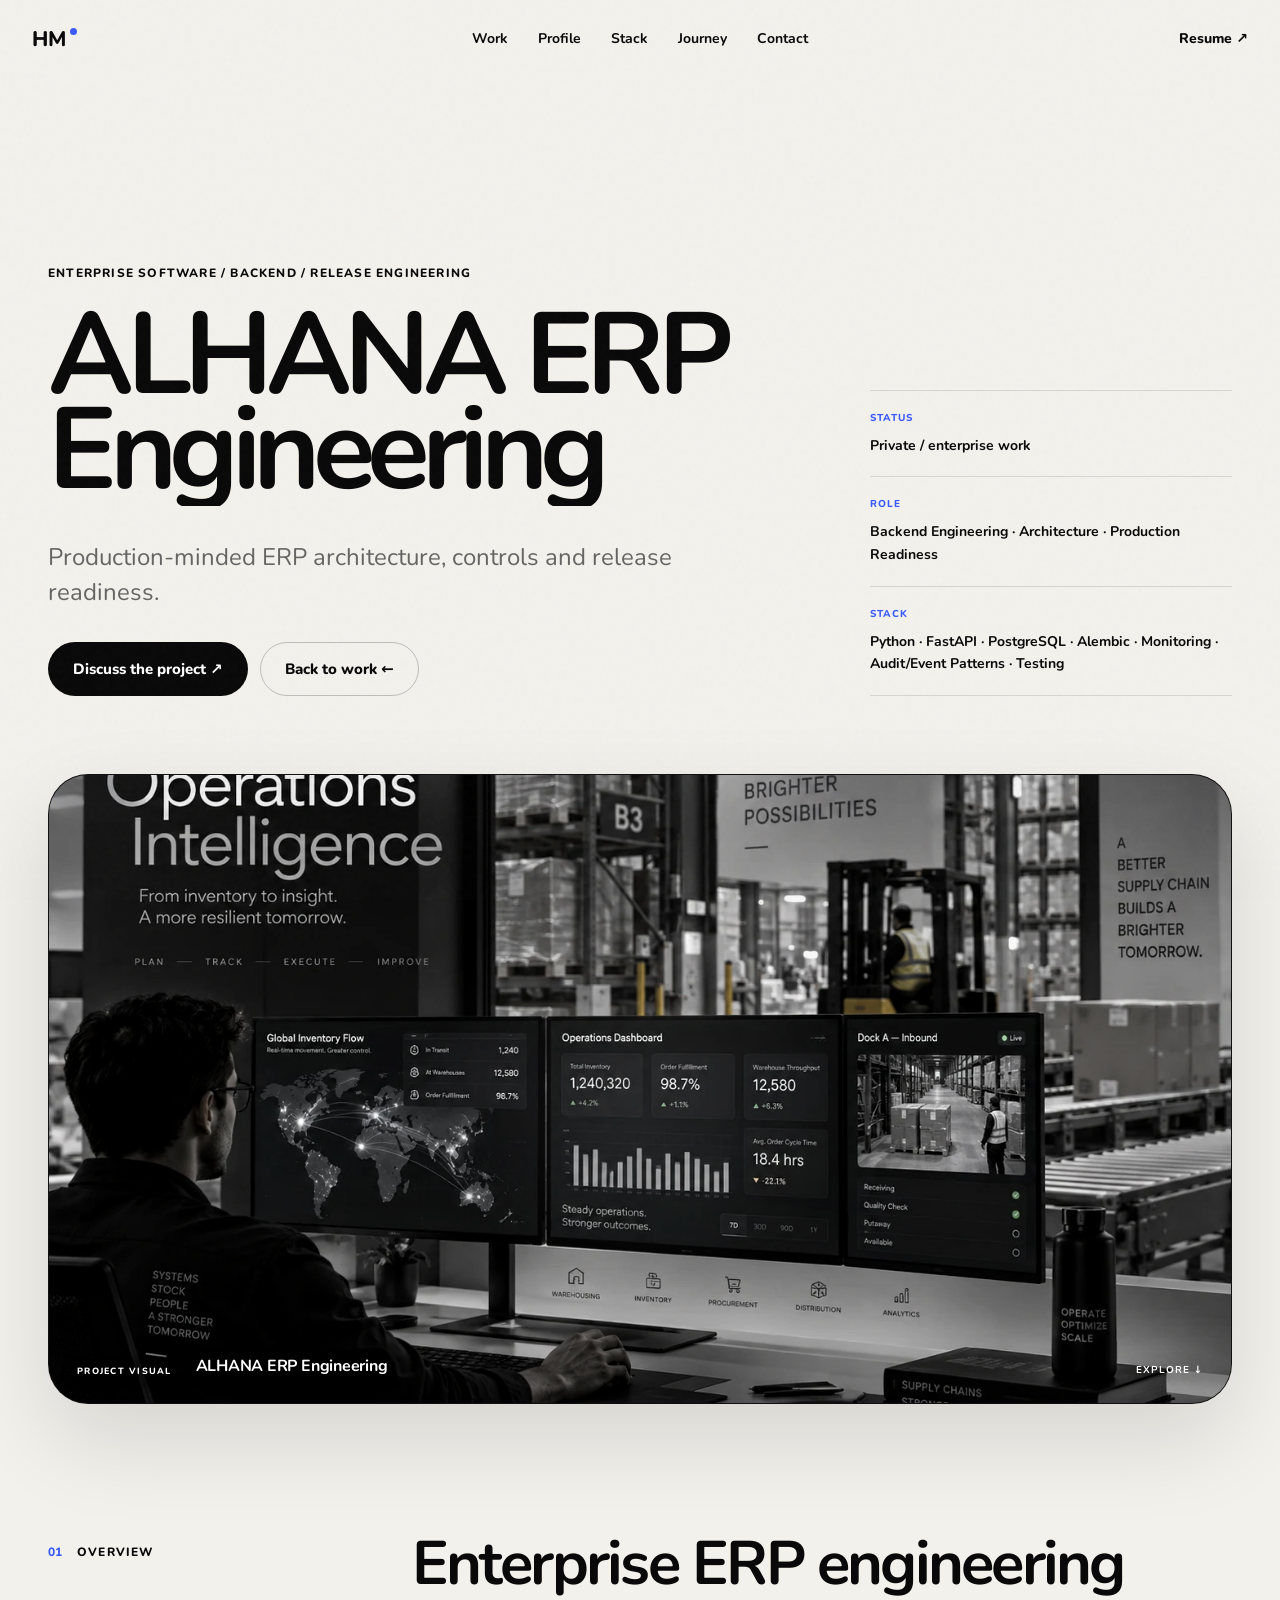
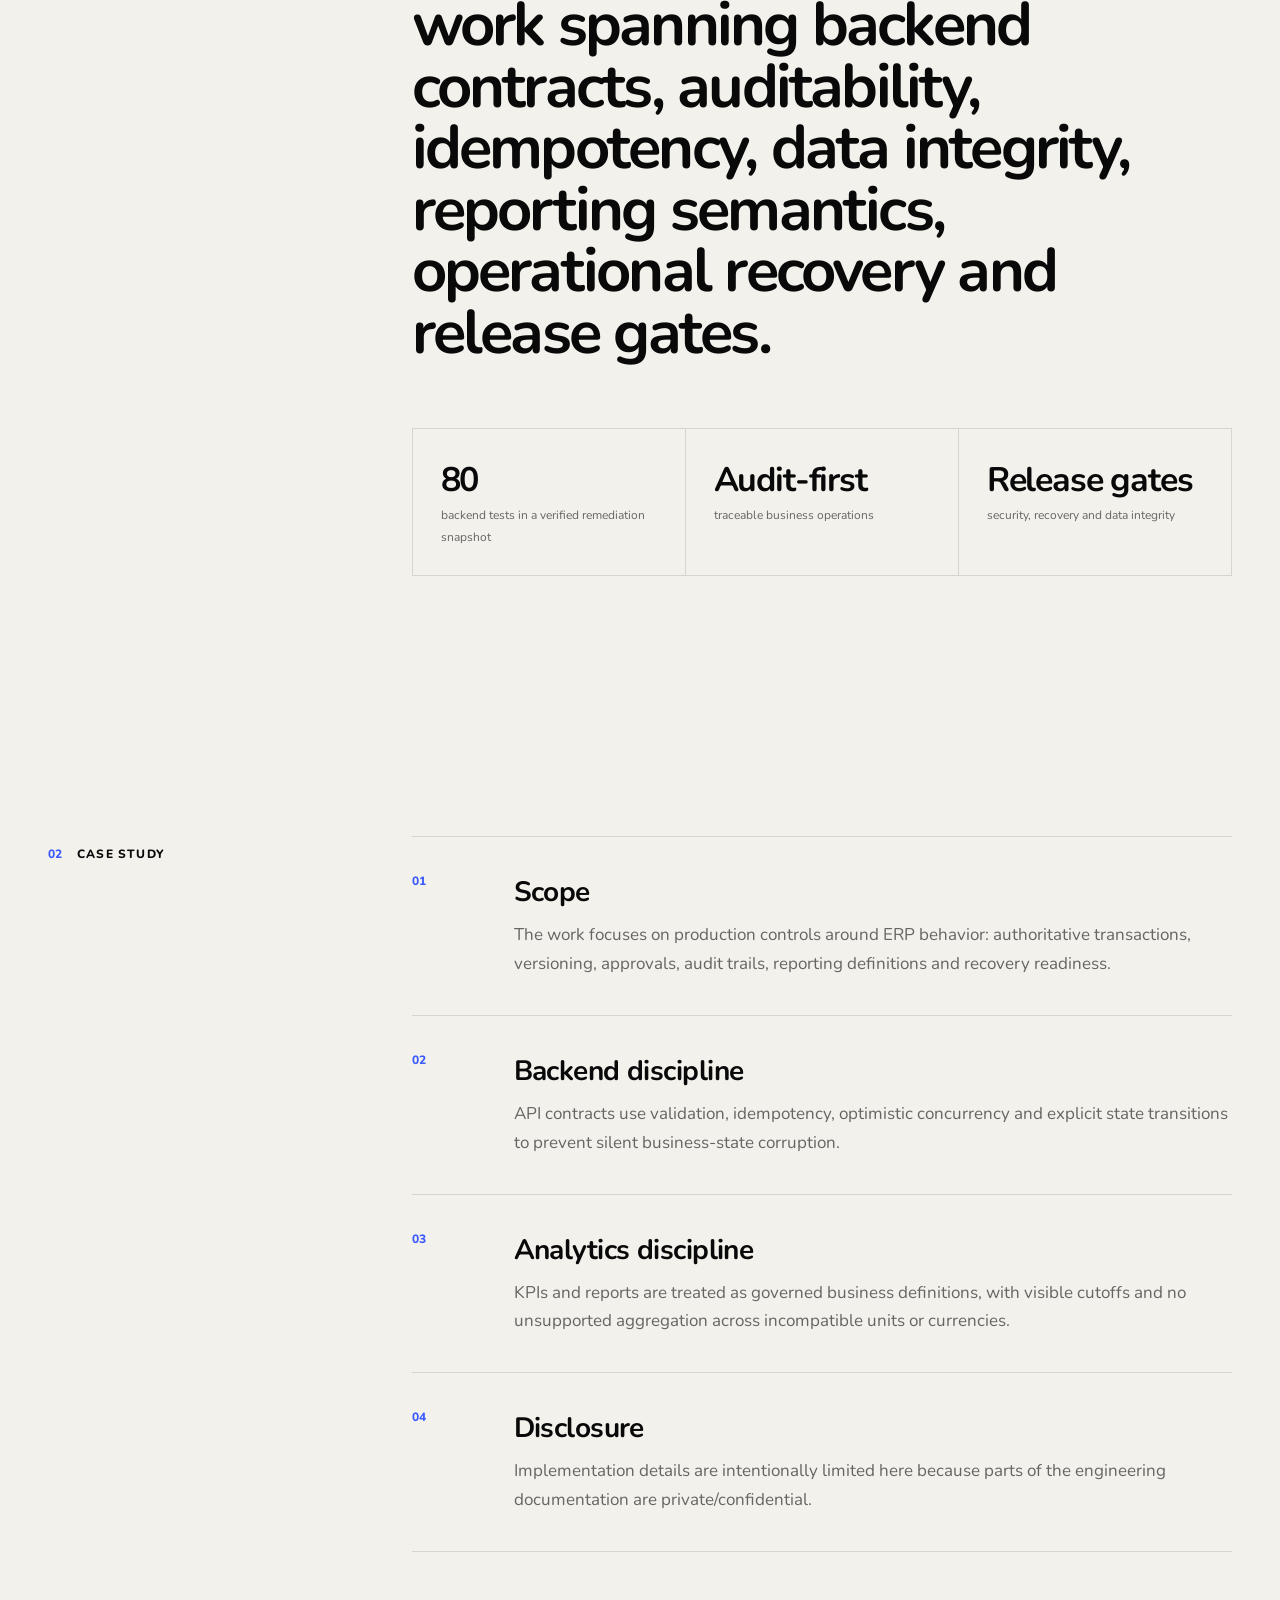
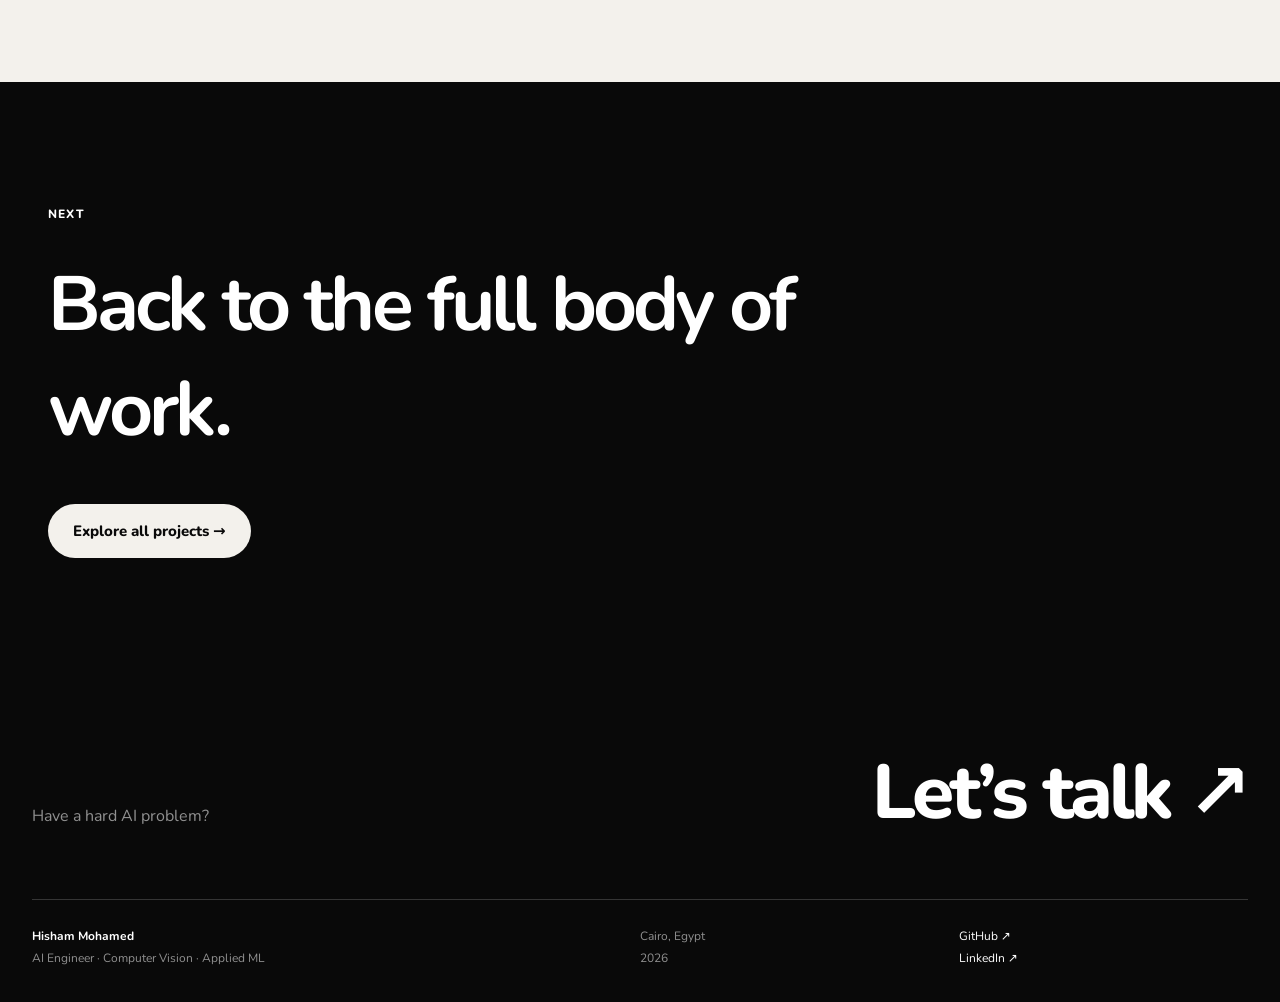
<file: work/alhana-erp.html>
<!DOCTYPE html>

<html lang="en">
<head>
<meta charset="utf-8"/>
<script>document.documentElement.classList.add('js')</script>
<meta content="width=device-width, initial-scale=1" name="viewport"/>
<meta content="#f3f1ec" name="theme-color"/>
<meta content="Hisham Mohamed — AI Engineer focused on computer vision, applied machine learning, backend AI systems and agentic workflows." name="description"/>
<link href="../assets/favicon.svg" rel="icon" type="image/svg+xml"/>
<link href="https://fonts.googleapis.com" rel="preconnect"/>
<link crossorigin="" href="https://fonts.gstatic.com" rel="preconnect"/>
<link href="https://fonts.googleapis.com/css2?family=Nunito:wght@400;500;600;700;800&amp;display=swap" rel="stylesheet"/>
<link href="../styles.css" rel="stylesheet"/>
<title>ALHANA ERP Engineering — Hisham Mohamed</title>
</head>
<body class="case-page" style="--case-accent:#3b5bff"><div aria-hidden="true" class="scroll-progress" data-scroll-progress=""></div>
<div aria-hidden="true" class="noise"></div>
<header class="site-header" data-header="">
<a aria-label="Hisham Mohamed home" class="brand" href="../index.html"><span>HM</span><i></i></a>
<button aria-controls="site-nav" aria-expanded="false" class="menu-toggle" data-menu-toggle=""><span></span><span></span></button>
<nav class="site-nav" data-nav="" id="site-nav">
<a href="../index.html#work">Work</a>
<a href="../index.html#profile">Profile</a>
<a href="../index.html#stack">Stack</a>
<a href="../index.html#journey">Journey</a>
<a href="../index.html#contact">Contact</a>
</nav>
<a class="header-cta" href="../assets/Hisham_Mohamed_CV.pdf" rel="noopener" target="_blank">Resume <span>↗</span></a>
</header>
<main>
<section class="case-hero shell">
<div class="case-title">
<div class="kicker reveal">ENTERPRISE SOFTWARE / BACKEND / RELEASE ENGINEERING</div>
<h1><span class="line"><span>ALHANA ERP Engineering</span></span></h1>
<p class="reveal">Production-minded ERP architecture, controls and release readiness.</p>
<div class="case-actions reveal"><a class="btn btn-dark" href="../index.html#contact">Discuss the project ↗</a><a class="btn btn-ghost" href="../index.html#work">Back to work ←</a></div>
</div>
<div class="case-facts reveal"><div><span>STATUS</span><strong>Private / enterprise work</strong></div><div><span>ROLE</span><strong>Backend Engineering · Architecture · Production Readiness</strong></div><div><span>STACK</span><strong>Python · FastAPI · PostgreSQL · Alembic · Monitoring · Audit/Event Patterns · Testing</strong></div></div>
</section>
<section class="case-cover shell reveal" data-project-visual=""><img alt="ALHANA ERP Engineering project visual" decoding="async" src="../assets/project-erp.webp"/><div class="case-media-hud"><span>PROJECT VISUAL</span><strong>ALHANA ERP Engineering</strong><b>EXPLORE ↓</b></div><div aria-hidden="true" class="visual-scan"></div><div aria-hidden="true" class="project-cursor">EXPLORE</div></section>
<section class="case-summary shell"><div class="section-label reveal"><span class="section-no">01</span><span class="section-kicker">OVERVIEW</span></div><div><h2 class="reveal">Enterprise ERP engineering work spanning backend contracts, auditability, idempotency, data integrity, reporting semantics, operational recovery and release gates.</h2><div class="case-metrics reveal"><div class="case-metric"><strong>80</strong><span>backend tests in a verified remediation snapshot</span></div><div class="case-metric"><strong>Audit-first</strong><span>traceable business operations</span></div><div class="case-metric"><strong>Release gates</strong><span>security, recovery and data integrity</span></div></div></div></section>
<section class="case-story shell"><div class="section-label reveal"><span class="section-no">02</span><span class="section-kicker">CASE STUDY</span></div><div class="case-blocks"><div class="case-block reveal"><span>01</span><div><h3>Scope</h3><p>The work focuses on production controls around ERP behavior: authoritative transactions, versioning, approvals, audit trails, reporting definitions and recovery readiness.</p></div></div><div class="case-block reveal"><span>02</span><div><h3>Backend discipline</h3><p>API contracts use validation, idempotency, optimistic concurrency and explicit state transitions to prevent silent business-state corruption.</p></div></div><div class="case-block reveal"><span>03</span><div><h3>Analytics discipline</h3><p>KPIs and reports are treated as governed business definitions, with visible cutoffs and no unsupported aggregation across incompatible units or currencies.</p></div></div><div class="case-block reveal"><span>04</span><div><h3>Disclosure</h3><p>Implementation details are intentionally limited here because parts of the engineering documentation are private/confidential.</p></div></div></div></section>
<section class="case-next"><div class="shell"><span class="section-kicker reveal">NEXT</span><h2 class="reveal">Back to the full body of work.</h2><a class="btn btn-light reveal" href="../index.html#work">Explore all projects →</a></div></section>
</main>
<footer class="site-footer">
<div class="footer-top"><p>Have a hard AI problem?</p><a href="mailto:hishamelbaaly@gmail.com">Let’s talk <span>↗</span></a></div>
<div class="footer-grid">
<div><strong>Hisham Mohamed</strong><span>AI Engineer · Computer Vision · Applied ML</span></div>
<div><span>Cairo, Egypt</span><span>2026</span></div>
<div><a href="https://github.com/hishammohamed445" rel="noopener" target="_blank">GitHub ↗</a><a href="https://www.linkedin.com/in/hisham-mohamed0" rel="noopener" target="_blank">LinkedIn ↗</a></div>
</div>
</footer>
<script src="../script.js"></script>
</body>
</html>
</file>
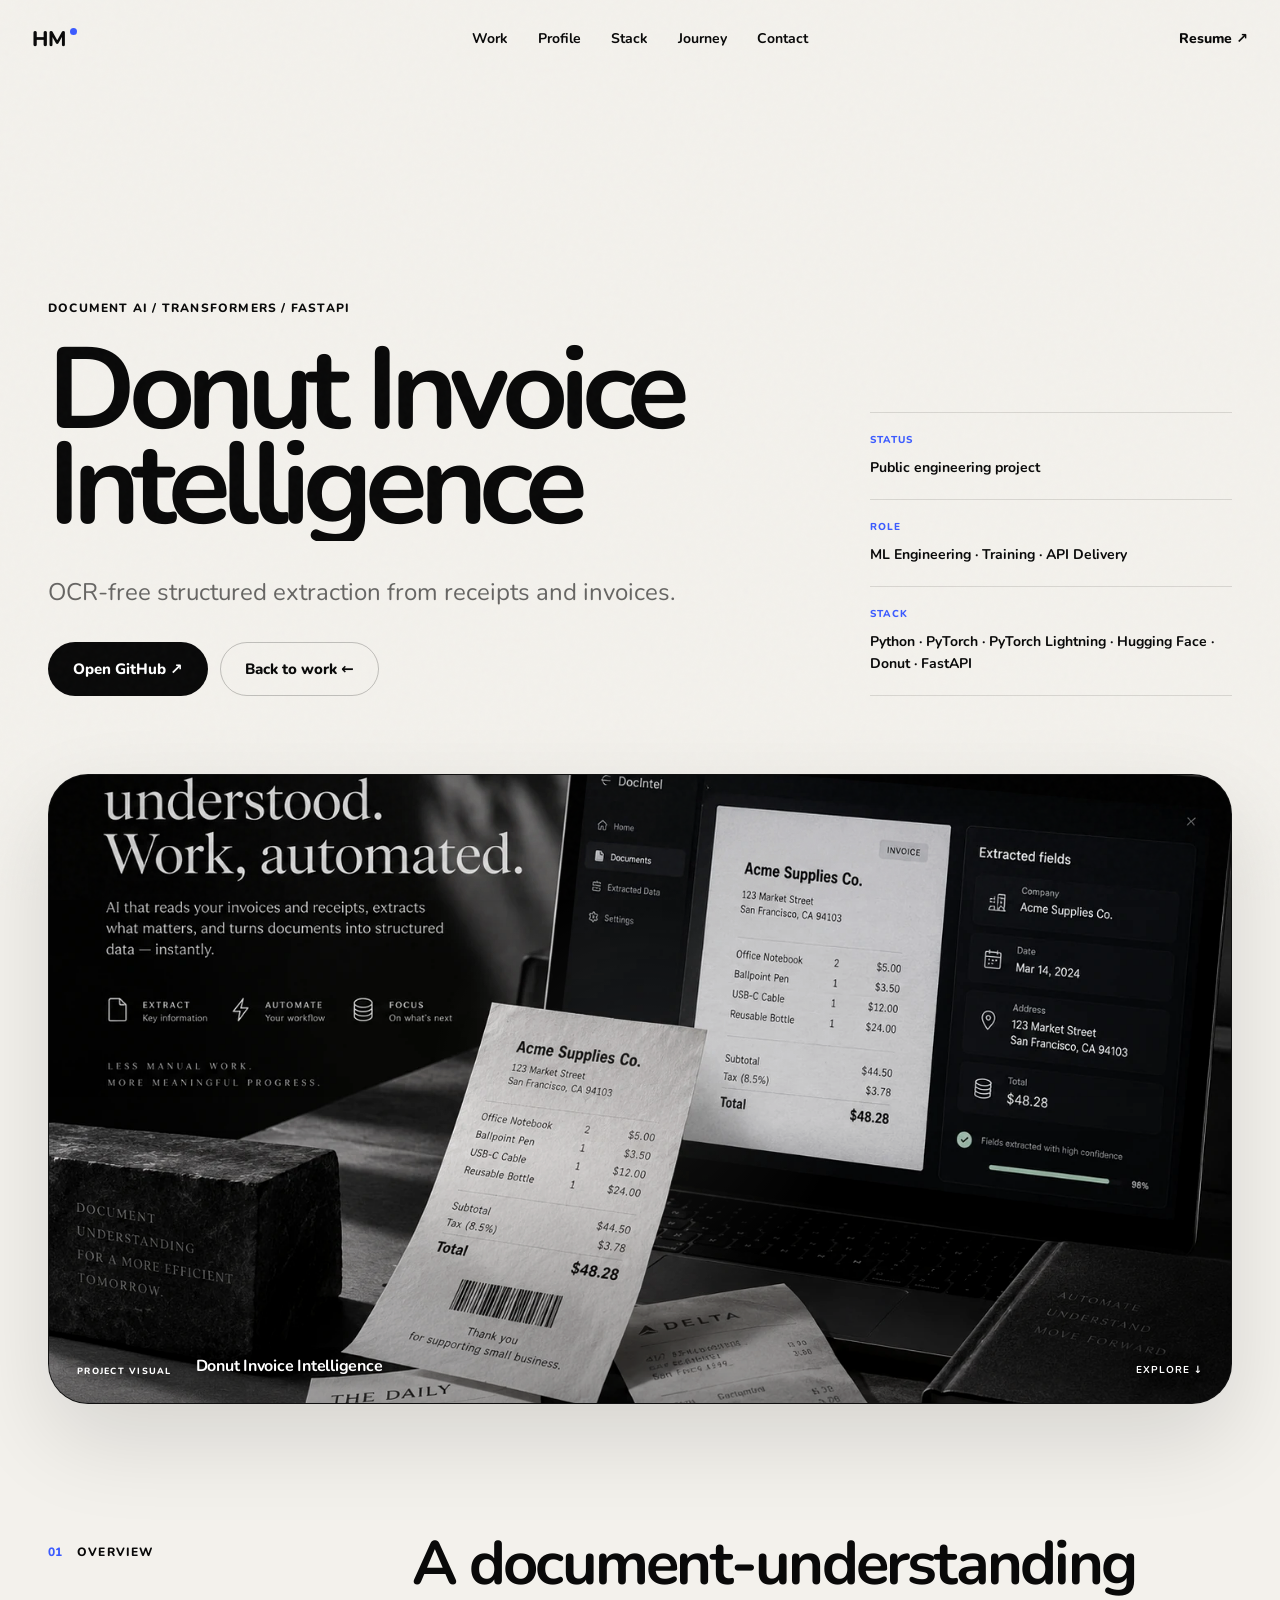
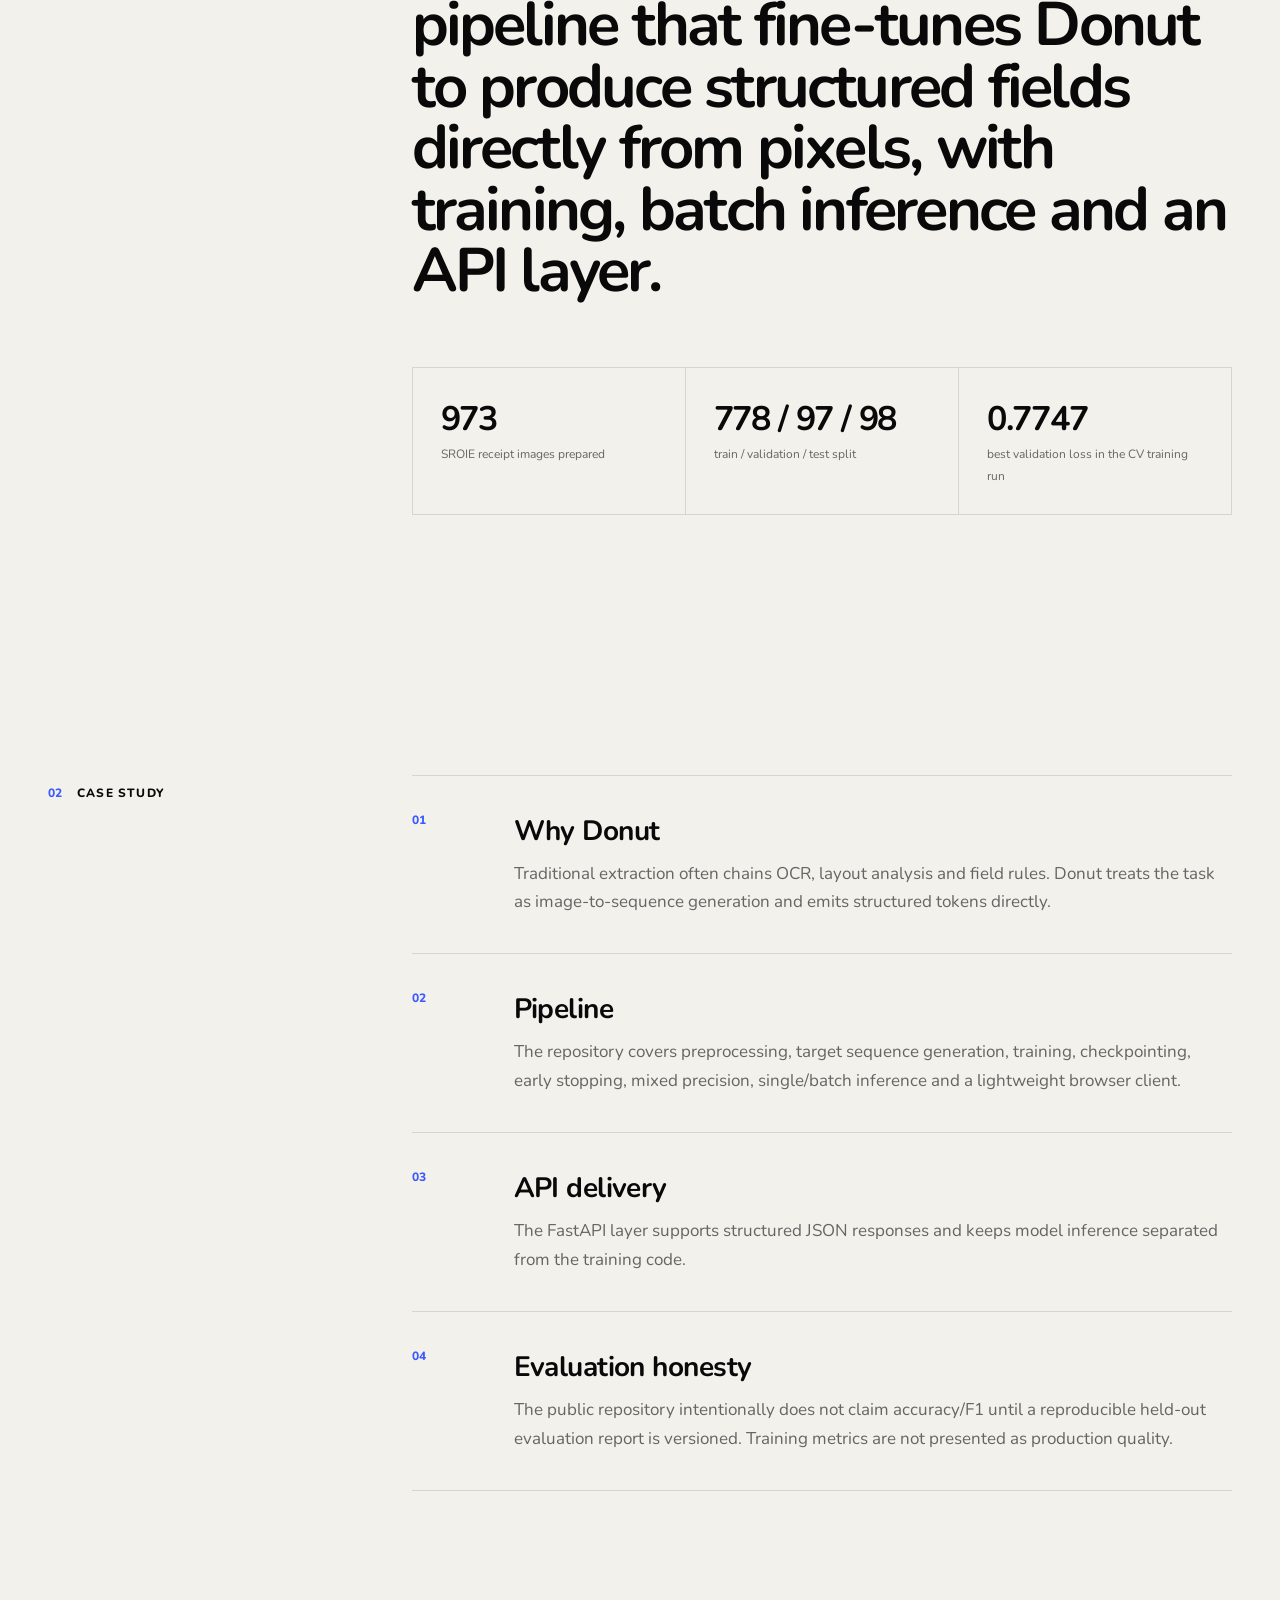
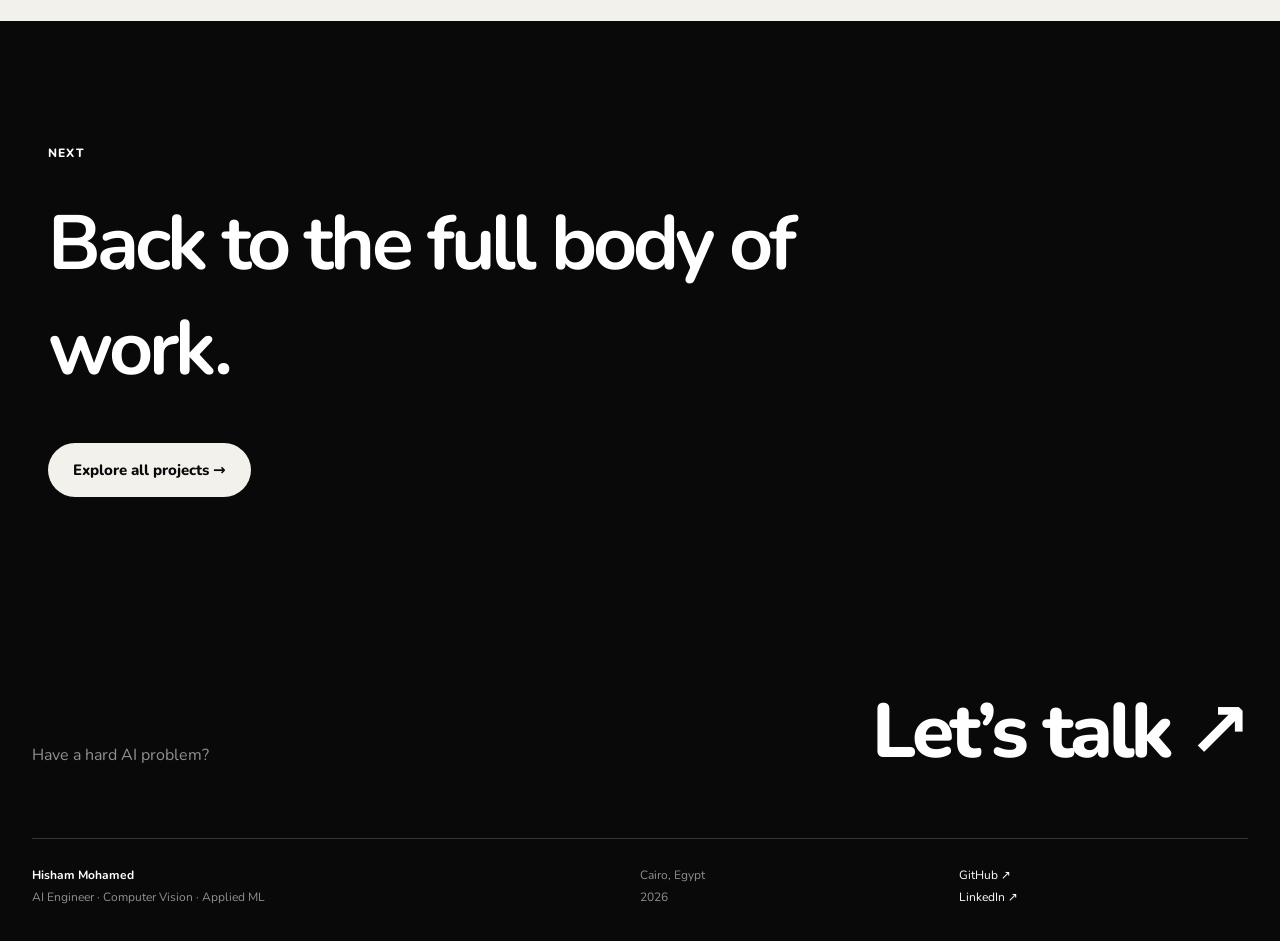
<file: work/donut-invoice-intelligence.html>
<!DOCTYPE html>

<html lang="en">
<head>
<meta charset="utf-8"/>
<script>document.documentElement.classList.add('js')</script>
<meta content="width=device-width, initial-scale=1" name="viewport"/>
<meta content="#f3f1ec" name="theme-color"/>
<meta content="Hisham Mohamed — AI Engineer focused on computer vision, applied machine learning, backend AI systems and agentic workflows." name="description"/>
<link href="../assets/favicon.svg" rel="icon" type="image/svg+xml"/>
<link href="https://fonts.googleapis.com" rel="preconnect"/>
<link crossorigin="" href="https://fonts.gstatic.com" rel="preconnect"/>
<link href="https://fonts.googleapis.com/css2?family=Nunito:wght@400;500;600;700;800&amp;display=swap" rel="stylesheet"/>
<link href="../styles.css" rel="stylesheet"/>
<title>Donut Invoice Intelligence — Hisham Mohamed</title>
</head>
<body class="case-page" style="--case-accent:#3b5bff"><div aria-hidden="true" class="scroll-progress" data-scroll-progress=""></div>
<div aria-hidden="true" class="noise"></div>
<header class="site-header" data-header="">
<a aria-label="Hisham Mohamed home" class="brand" href="../index.html"><span>HM</span><i></i></a>
<button aria-controls="site-nav" aria-expanded="false" class="menu-toggle" data-menu-toggle=""><span></span><span></span></button>
<nav class="site-nav" data-nav="" id="site-nav">
<a href="../index.html#work">Work</a>
<a href="../index.html#profile">Profile</a>
<a href="../index.html#stack">Stack</a>
<a href="../index.html#journey">Journey</a>
<a href="../index.html#contact">Contact</a>
</nav>
<a class="header-cta" href="../assets/Hisham_Mohamed_CV.pdf" rel="noopener" target="_blank">Resume <span>↗</span></a>
</header>
<main>
<section class="case-hero shell">
<div class="case-title">
<div class="kicker reveal">DOCUMENT AI / TRANSFORMERS / FASTAPI</div>
<h1><span class="line"><span>Donut Invoice Intelligence</span></span></h1>
<p class="reveal">OCR-free structured extraction from receipts and invoices.</p>
<div class="case-actions reveal"><a class="btn btn-dark" href="https://github.com/hishammohamed445/Donut-Invoice-Intelligence" rel="noopener" target="_blank">Open GitHub ↗</a><a class="btn btn-ghost" href="../index.html#work">Back to work ←</a></div>
</div>
<div class="case-facts reveal"><div><span>STATUS</span><strong>Public engineering project</strong></div><div><span>ROLE</span><strong>ML Engineering · Training · API Delivery</strong></div><div><span>STACK</span><strong>Python · PyTorch · PyTorch Lightning · Hugging Face · Donut · FastAPI</strong></div></div>
</section>
<section class="case-cover shell reveal" data-project-visual=""><img alt="Donut Invoice Intelligence project visual" decoding="async" src="../assets/project-donut.webp"/><div class="case-media-hud"><span>PROJECT VISUAL</span><strong>Donut Invoice Intelligence</strong><b>EXPLORE ↓</b></div><div aria-hidden="true" class="visual-scan"></div><div aria-hidden="true" class="project-cursor">EXPLORE</div></section>
<section class="case-summary shell"><div class="section-label reveal"><span class="section-no">01</span><span class="section-kicker">OVERVIEW</span></div><div><h2 class="reveal">A document-understanding pipeline that fine-tunes Donut to produce structured fields directly from pixels, with training, batch inference and an API layer.</h2><div class="case-metrics reveal"><div class="case-metric"><strong>973</strong><span>SROIE receipt images prepared</span></div><div class="case-metric"><strong>778 / 97 / 98</strong><span>train / validation / test split</span></div><div class="case-metric"><strong>0.7747</strong><span>best validation loss in the CV training run</span></div></div></div></section>
<section class="case-story shell"><div class="section-label reveal"><span class="section-no">02</span><span class="section-kicker">CASE STUDY</span></div><div class="case-blocks"><div class="case-block reveal"><span>01</span><div><h3>Why Donut</h3><p>Traditional extraction often chains OCR, layout analysis and field rules. Donut treats the task as image-to-sequence generation and emits structured tokens directly.</p></div></div><div class="case-block reveal"><span>02</span><div><h3>Pipeline</h3><p>The repository covers preprocessing, target sequence generation, training, checkpointing, early stopping, mixed precision, single/batch inference and a lightweight browser client.</p></div></div><div class="case-block reveal"><span>03</span><div><h3>API delivery</h3><p>The FastAPI layer supports structured JSON responses and keeps model inference separated from the training code.</p></div></div><div class="case-block reveal"><span>04</span><div><h3>Evaluation honesty</h3><p>The public repository intentionally does not claim accuracy/F1 until a reproducible held-out evaluation report is versioned. Training metrics are not presented as production quality.</p></div></div></div></section>
<section class="case-next"><div class="shell"><span class="section-kicker reveal">NEXT</span><h2 class="reveal">Back to the full body of work.</h2><a class="btn btn-light reveal" href="../index.html#work">Explore all projects →</a></div></section>
</main>
<footer class="site-footer">
<div class="footer-top"><p>Have a hard AI problem?</p><a href="mailto:hishamelbaaly@gmail.com">Let’s talk <span>↗</span></a></div>
<div class="footer-grid">
<div><strong>Hisham Mohamed</strong><span>AI Engineer · Computer Vision · Applied ML</span></div>
<div><span>Cairo, Egypt</span><span>2026</span></div>
<div><a href="https://github.com/hishammohamed445" rel="noopener" target="_blank">GitHub ↗</a><a href="https://www.linkedin.com/in/hisham-mohamed0" rel="noopener" target="_blank">LinkedIn ↗</a></div>
</div>
</footer>
<script src="../script.js"></script>
</body>
</html>
</file>
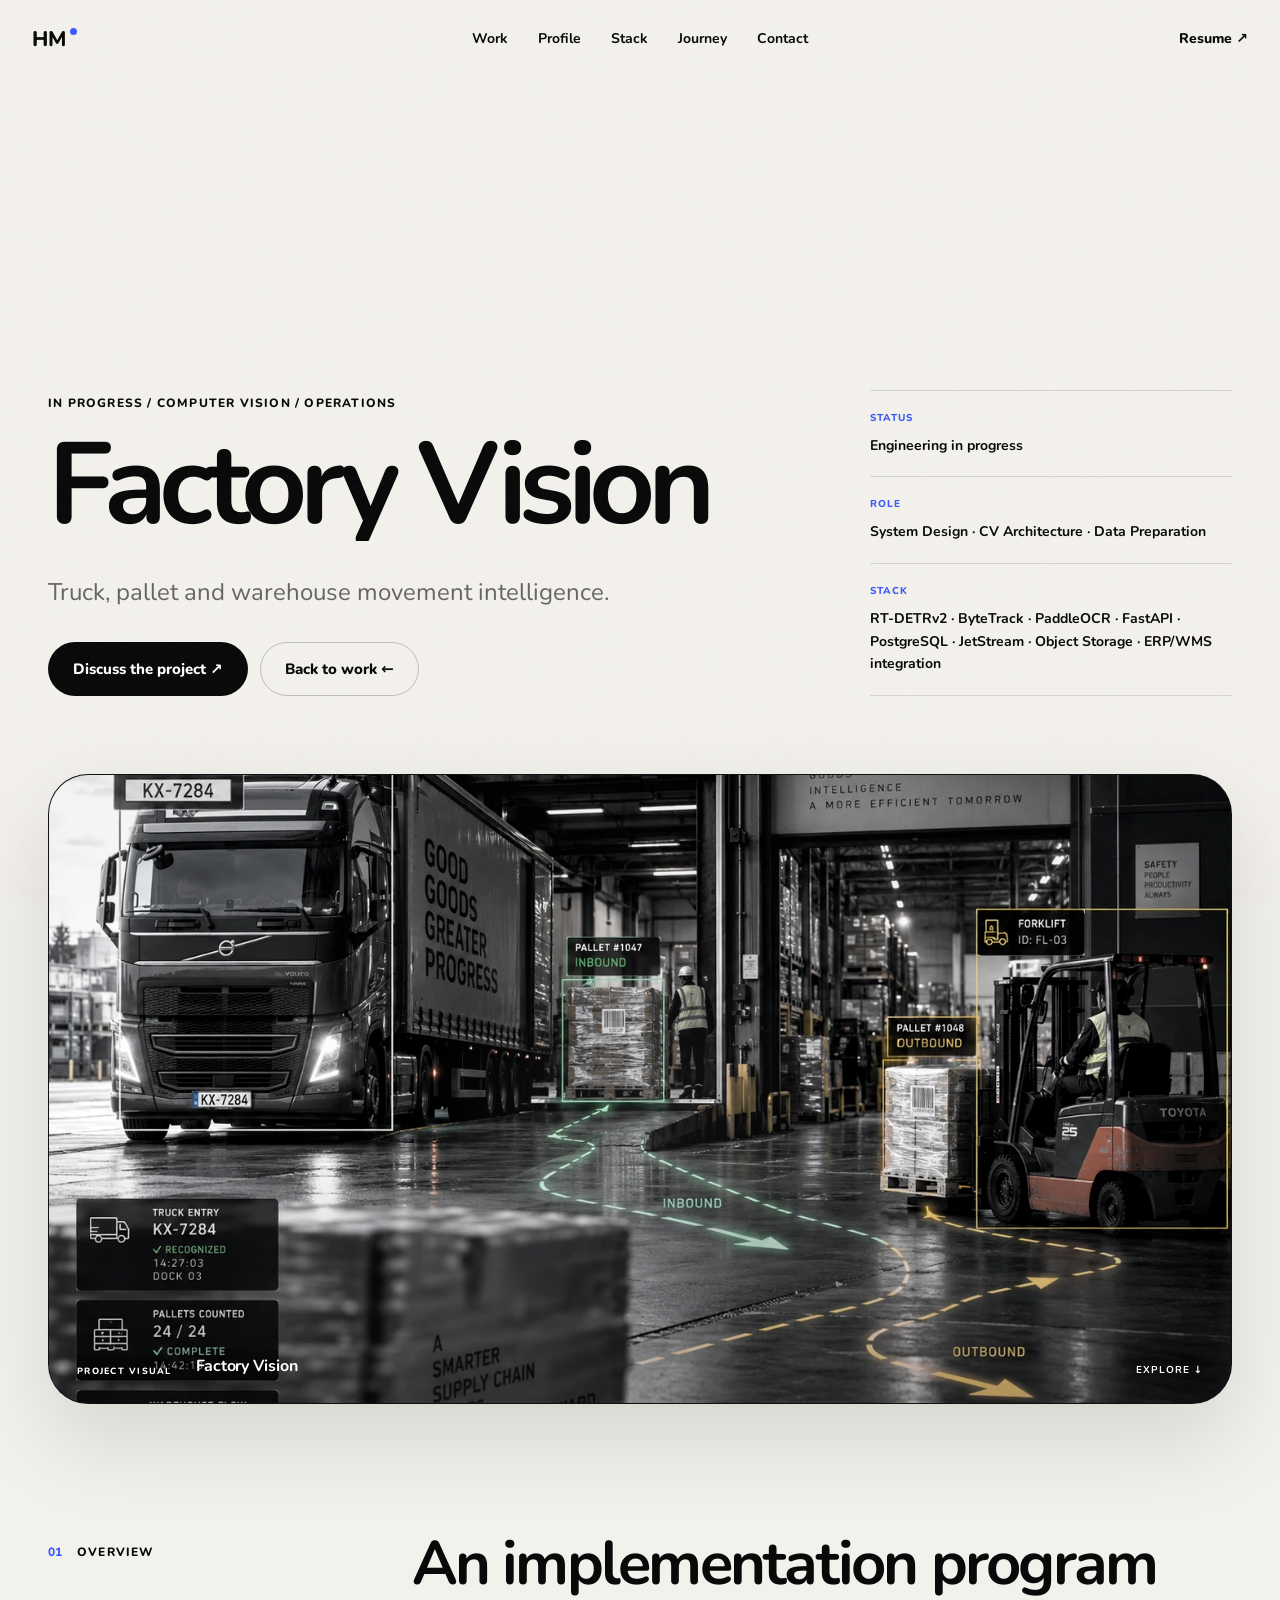
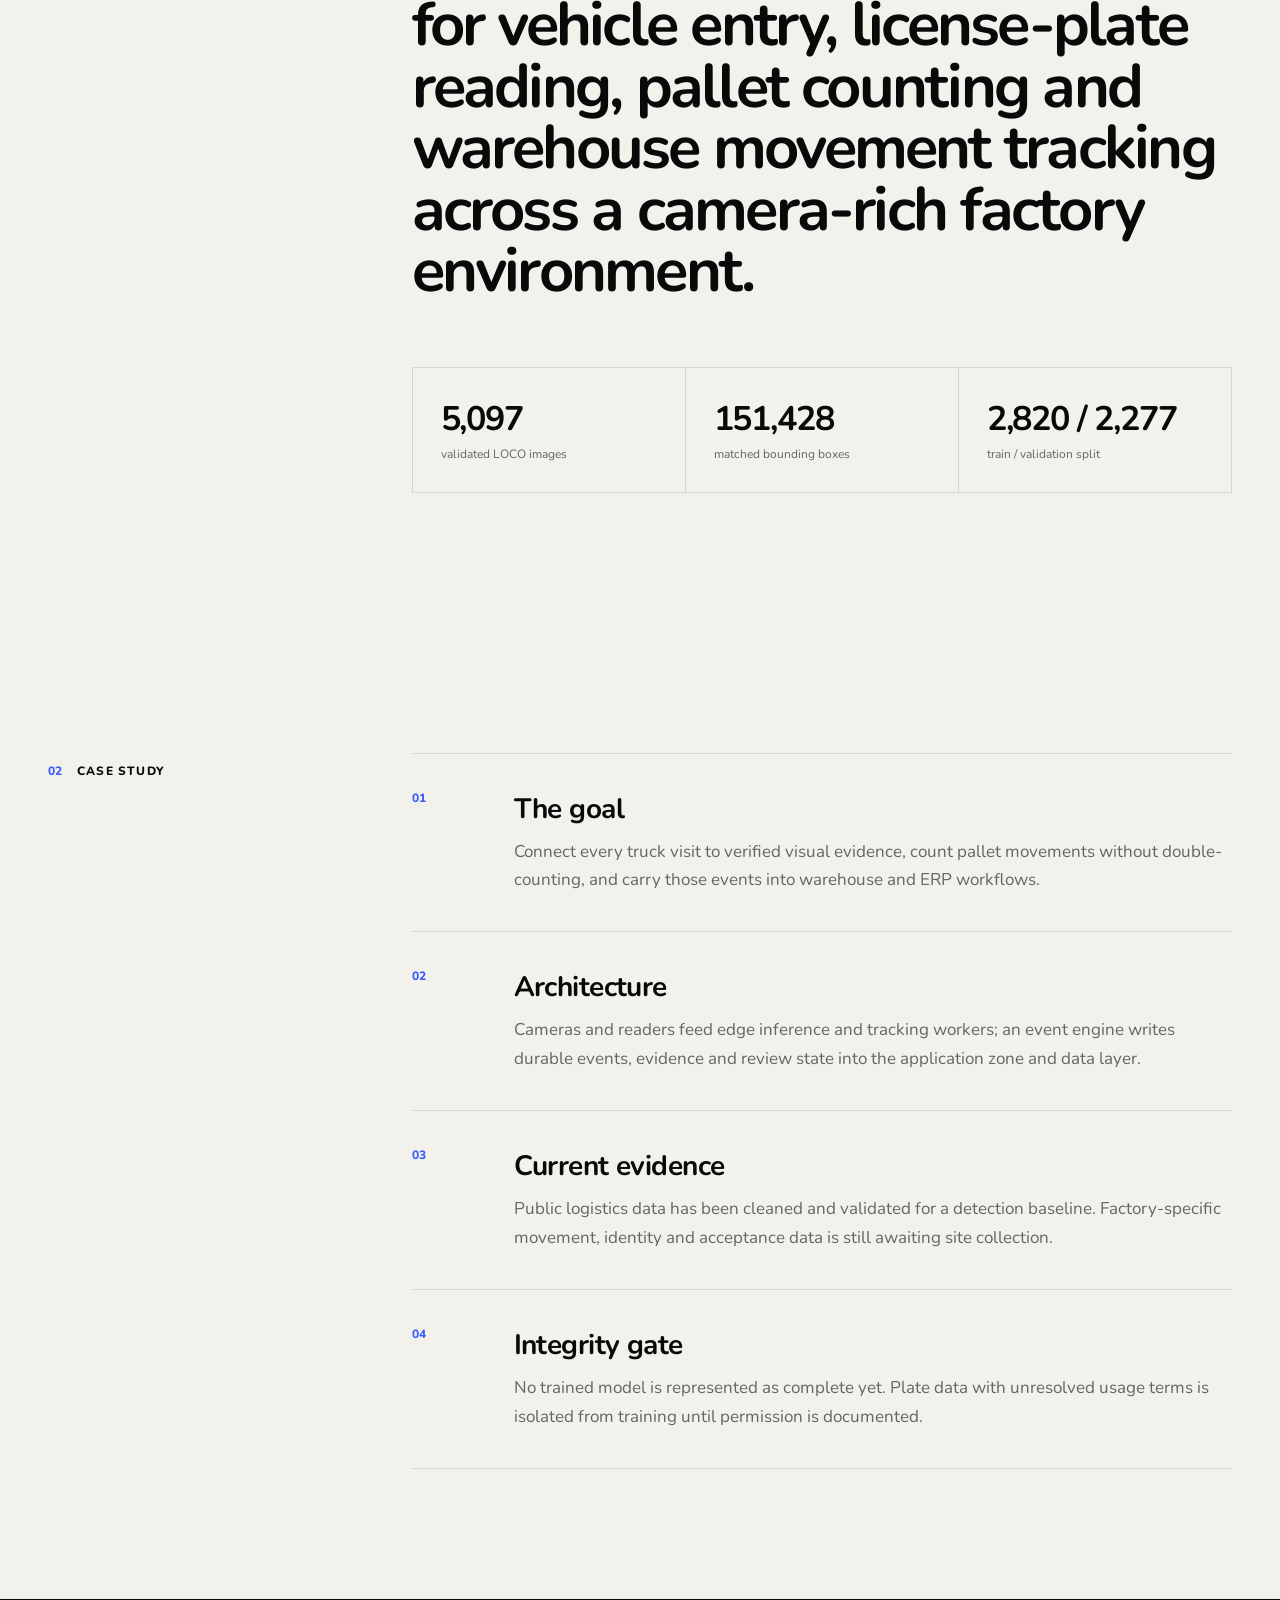
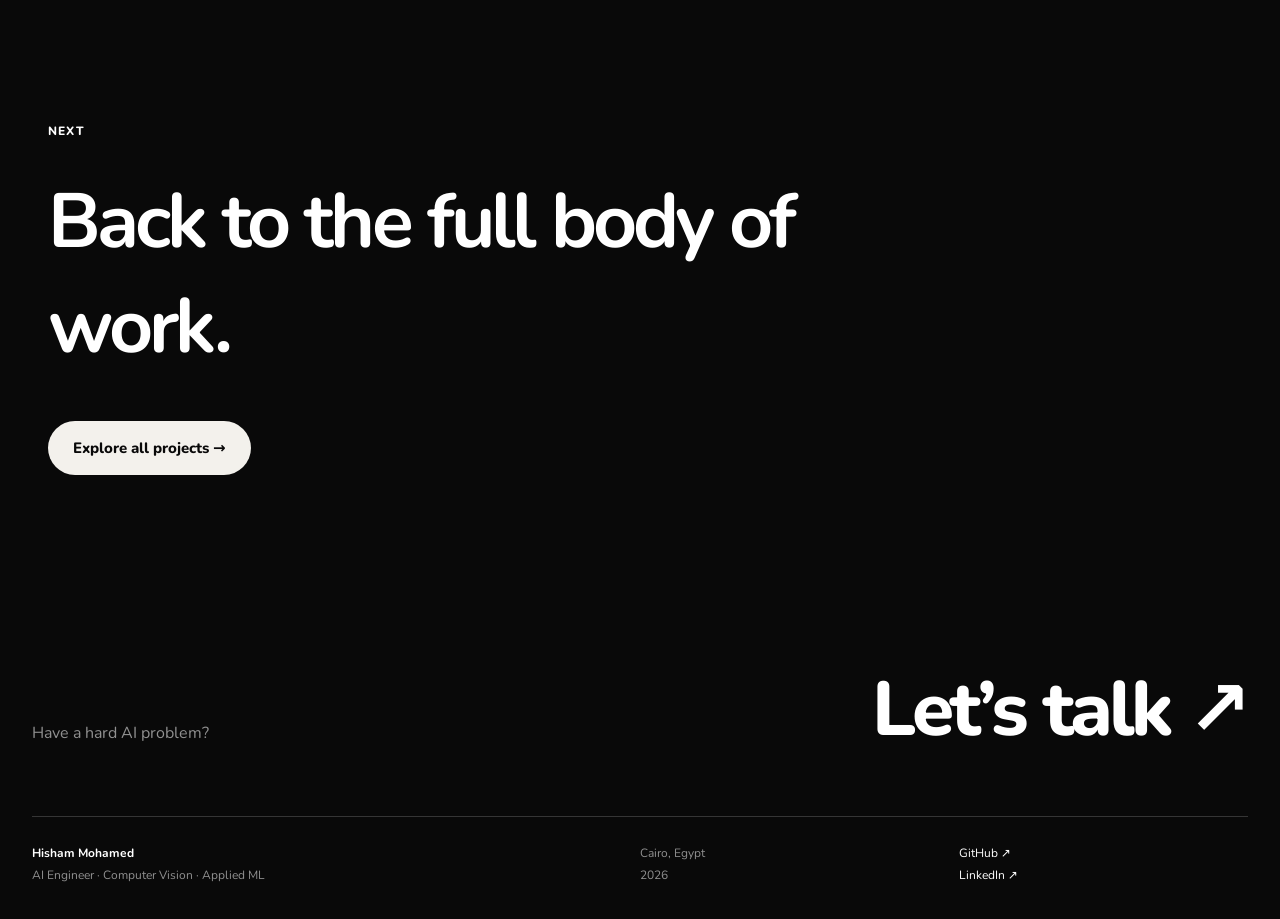
<file: work/factory-vision.html>
<!DOCTYPE html>

<html lang="en">
<head>
<meta charset="utf-8"/>
<script>document.documentElement.classList.add('js')</script>
<meta content="width=device-width, initial-scale=1" name="viewport"/>
<meta content="#f3f1ec" name="theme-color"/>
<meta content="Hisham Mohamed — AI Engineer focused on computer vision, applied machine learning, backend AI systems and agentic workflows." name="description"/>
<link href="../assets/favicon.svg" rel="icon" type="image/svg+xml"/>
<link href="https://fonts.googleapis.com" rel="preconnect"/>
<link crossorigin="" href="https://fonts.gstatic.com" rel="preconnect"/>
<link href="https://fonts.googleapis.com/css2?family=Nunito:wght@400;500;600;700;800&amp;display=swap" rel="stylesheet"/>
<link href="../styles.css" rel="stylesheet"/>
<title>Factory Vision — Hisham Mohamed</title>
</head>
<body class="case-page" style="--case-accent:#3b5bff"><div aria-hidden="true" class="scroll-progress" data-scroll-progress=""></div>
<div aria-hidden="true" class="noise"></div>
<header class="site-header" data-header="">
<a aria-label="Hisham Mohamed home" class="brand" href="../index.html"><span>HM</span><i></i></a>
<button aria-controls="site-nav" aria-expanded="false" class="menu-toggle" data-menu-toggle=""><span></span><span></span></button>
<nav class="site-nav" data-nav="" id="site-nav">
<a href="../index.html#work">Work</a>
<a href="../index.html#profile">Profile</a>
<a href="../index.html#stack">Stack</a>
<a href="../index.html#journey">Journey</a>
<a href="../index.html#contact">Contact</a>
</nav>
<a class="header-cta" href="../assets/Hisham_Mohamed_CV.pdf" rel="noopener" target="_blank">Resume <span>↗</span></a>
</header>
<main>
<section class="case-hero shell">
<div class="case-title">
<div class="kicker reveal">IN PROGRESS / COMPUTER VISION / OPERATIONS</div>
<h1><span class="line"><span>Factory Vision</span></span></h1>
<p class="reveal">Truck, pallet and warehouse movement intelligence.</p>
<div class="case-actions reveal"><a class="btn btn-dark" href="../index.html#contact">Discuss the project ↗</a><a class="btn btn-ghost" href="../index.html#work">Back to work ←</a></div>
</div>
<div class="case-facts reveal"><div><span>STATUS</span><strong>Engineering in progress</strong></div><div><span>ROLE</span><strong>System Design · CV Architecture · Data Preparation</strong></div><div><span>STACK</span><strong>RT-DETRv2 · ByteTrack · PaddleOCR · FastAPI · PostgreSQL · JetStream · Object Storage · ERP/WMS integration</strong></div></div>
</section>
<section class="case-cover shell reveal" data-project-visual=""><img alt="Factory Vision project visual" decoding="async" src="../assets/project-factory.webp"/><div class="case-media-hud"><span>PROJECT VISUAL</span><strong>Factory Vision</strong><b>EXPLORE ↓</b></div><div aria-hidden="true" class="visual-scan"></div><div aria-hidden="true" class="project-cursor">EXPLORE</div></section>
<section class="case-summary shell"><div class="section-label reveal"><span class="section-no">01</span><span class="section-kicker">OVERVIEW</span></div><div><h2 class="reveal">An implementation program for vehicle entry, license-plate reading, pallet counting and warehouse movement tracking across a camera-rich factory environment.</h2><div class="case-metrics reveal"><div class="case-metric"><strong>5,097</strong><span>validated LOCO images</span></div><div class="case-metric"><strong>151,428</strong><span>matched bounding boxes</span></div><div class="case-metric"><strong>2,820 / 2,277</strong><span>train / validation split</span></div></div></div></section>
<section class="case-story shell"><div class="section-label reveal"><span class="section-no">02</span><span class="section-kicker">CASE STUDY</span></div><div class="case-blocks"><div class="case-block reveal"><span>01</span><div><h3>The goal</h3><p>Connect every truck visit to verified visual evidence, count pallet movements without double-counting, and carry those events into warehouse and ERP workflows.</p></div></div><div class="case-block reveal"><span>02</span><div><h3>Architecture</h3><p>Cameras and readers feed edge inference and tracking workers; an event engine writes durable events, evidence and review state into the application zone and data layer.</p></div></div><div class="case-block reveal"><span>03</span><div><h3>Current evidence</h3><p>Public logistics data has been cleaned and validated for a detection baseline. Factory-specific movement, identity and acceptance data is still awaiting site collection.</p></div></div><div class="case-block reveal"><span>04</span><div><h3>Integrity gate</h3><p>No trained model is represented as complete yet. Plate data with unresolved usage terms is isolated from training until permission is documented.</p></div></div></div></section>
<section class="case-next"><div class="shell"><span class="section-kicker reveal">NEXT</span><h2 class="reveal">Back to the full body of work.</h2><a class="btn btn-light reveal" href="../index.html#work">Explore all projects →</a></div></section>
</main>
<footer class="site-footer">
<div class="footer-top"><p>Have a hard AI problem?</p><a href="mailto:hishamelbaaly@gmail.com">Let’s talk <span>↗</span></a></div>
<div class="footer-grid">
<div><strong>Hisham Mohamed</strong><span>AI Engineer · Computer Vision · Applied ML</span></div>
<div><span>Cairo, Egypt</span><span>2026</span></div>
<div><a href="https://github.com/hishammohamed445" rel="noopener" target="_blank">GitHub ↗</a><a href="https://www.linkedin.com/in/hisham-mohamed0" rel="noopener" target="_blank">LinkedIn ↗</a></div>
</div>
</footer>
<script src="../script.js"></script>
</body>
</html>
</file>
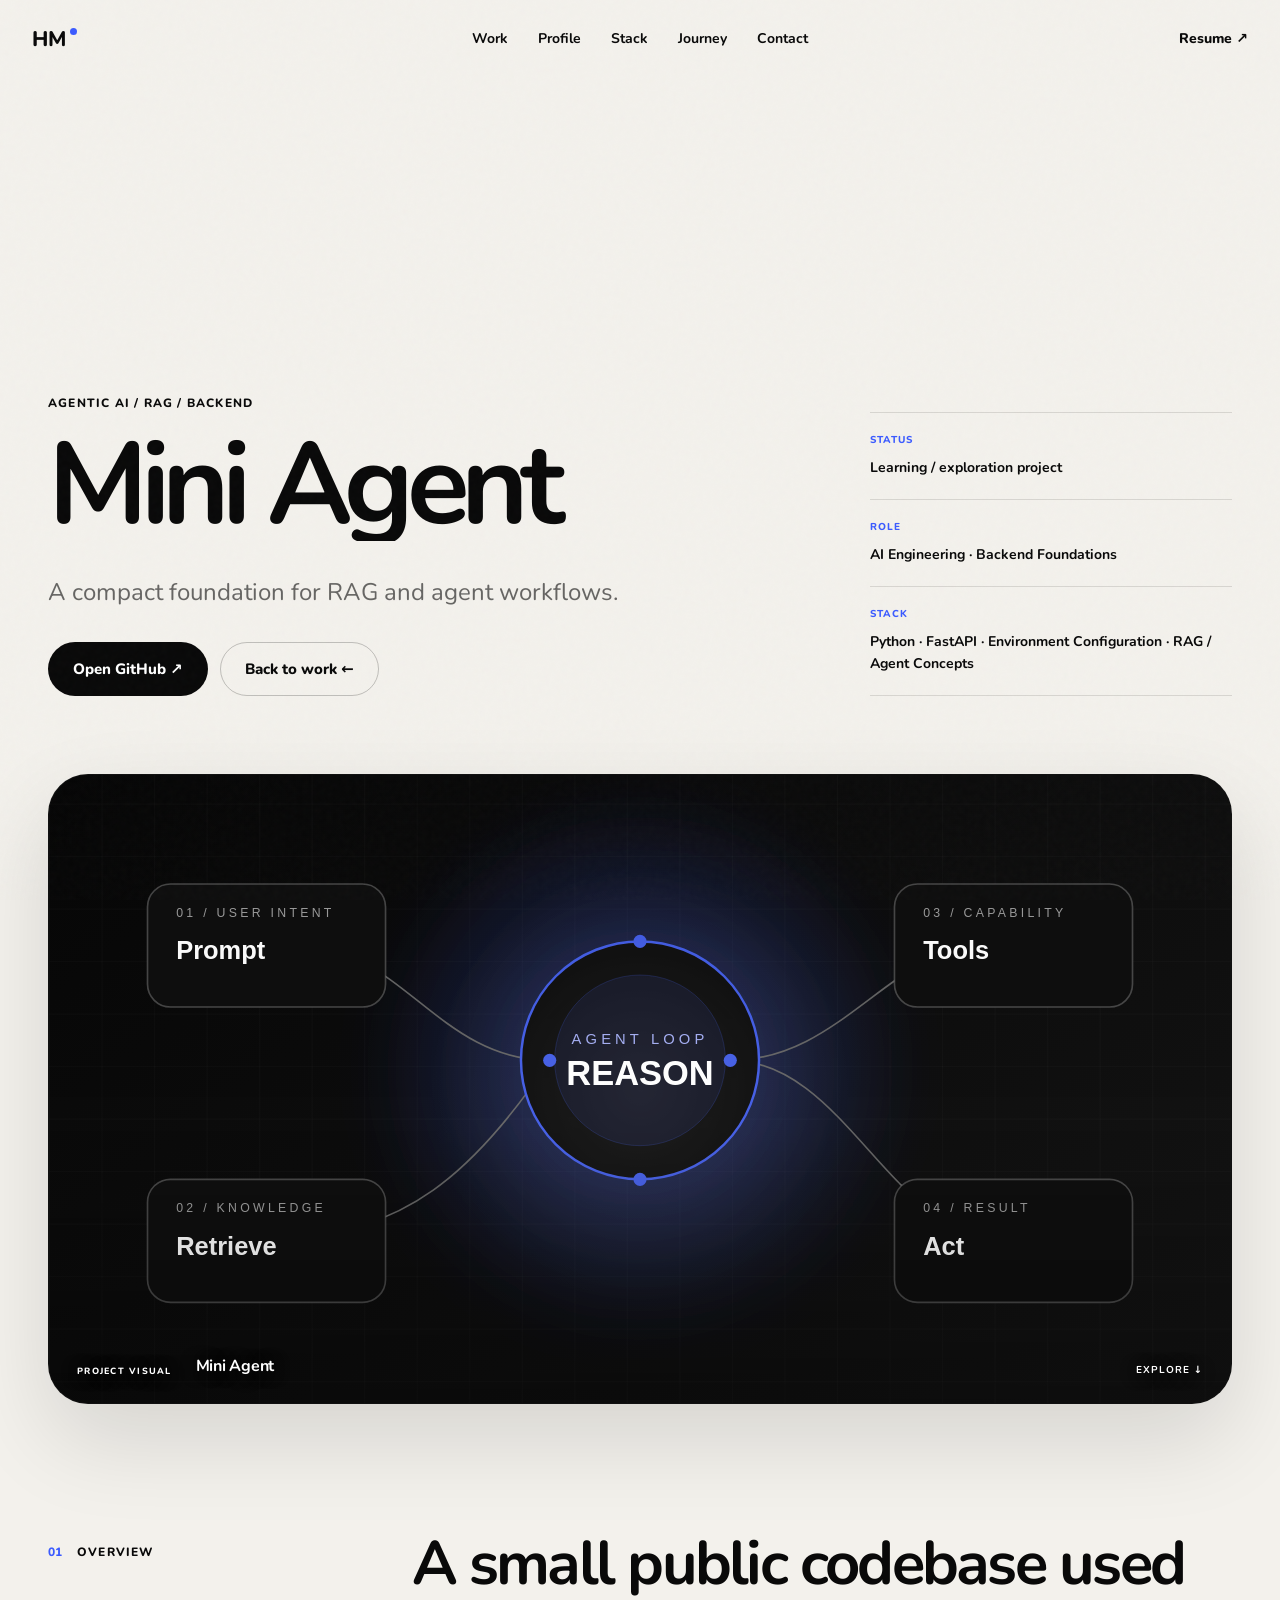
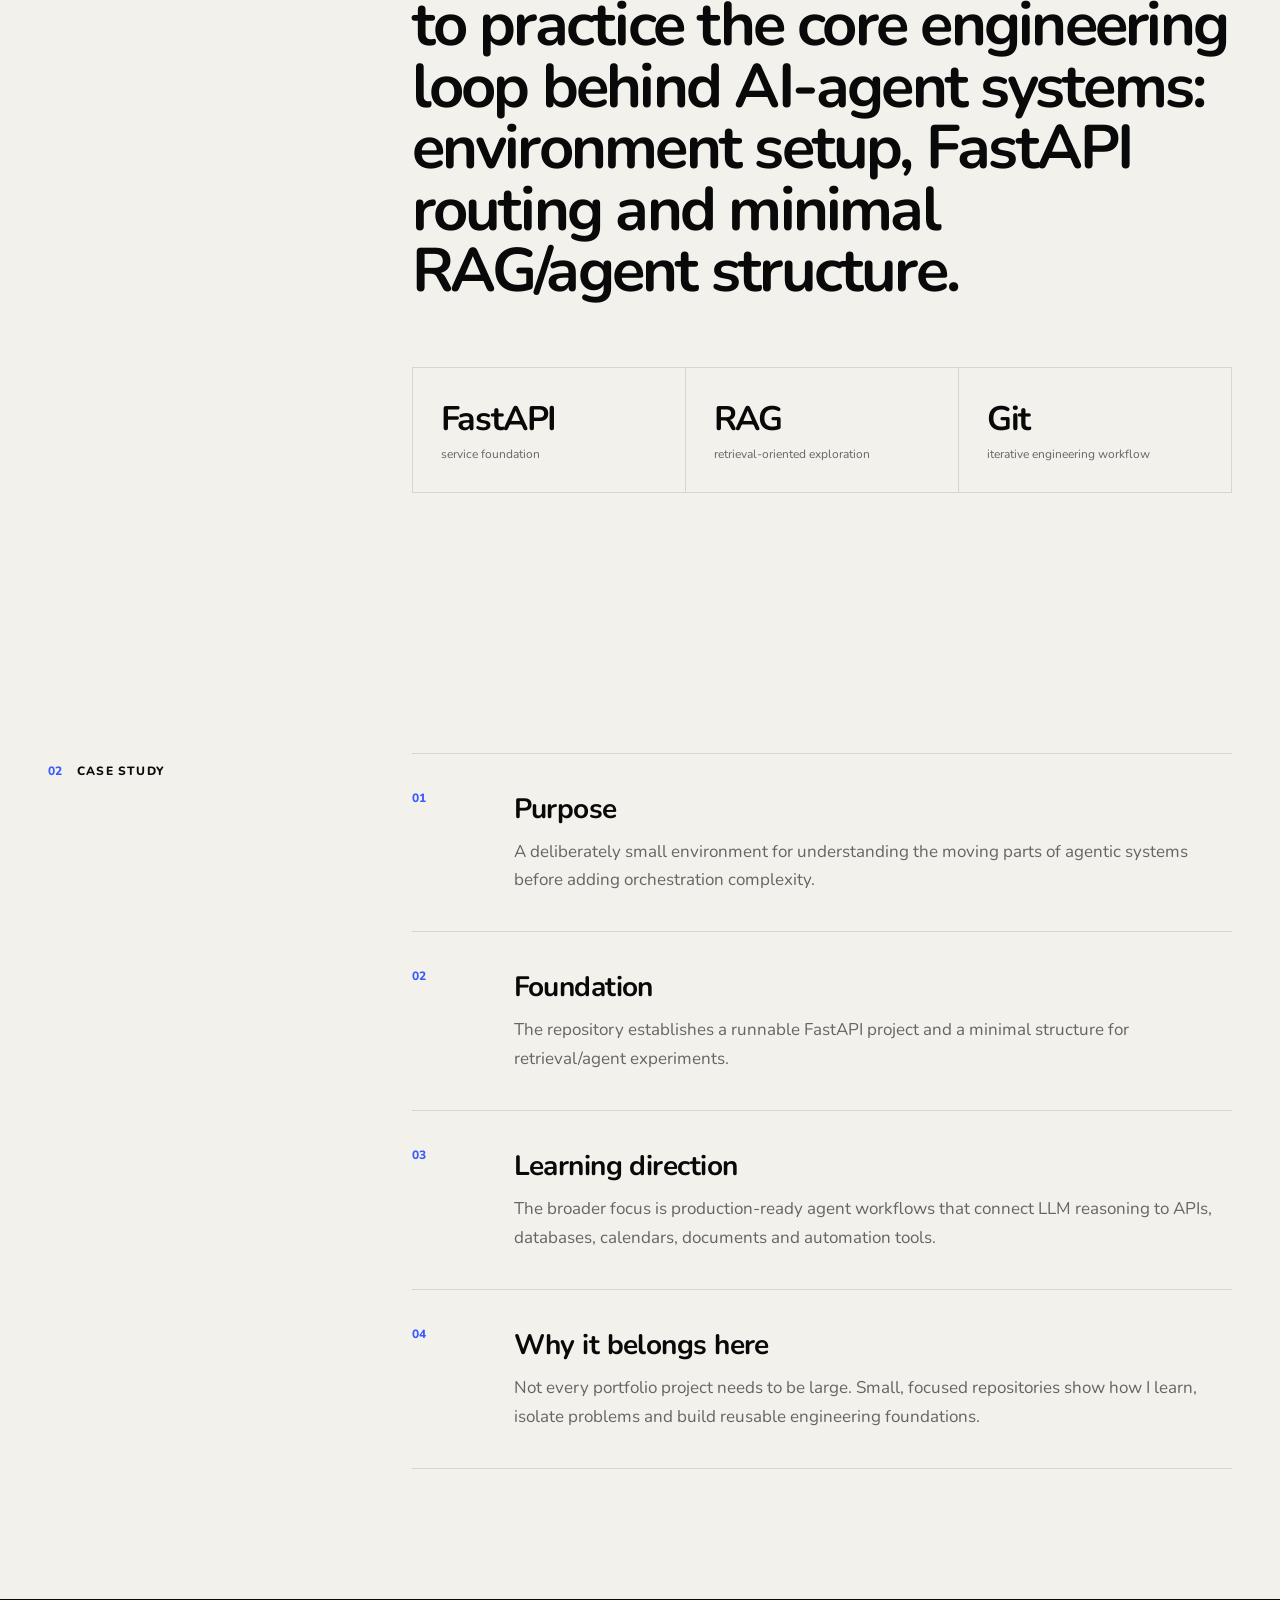
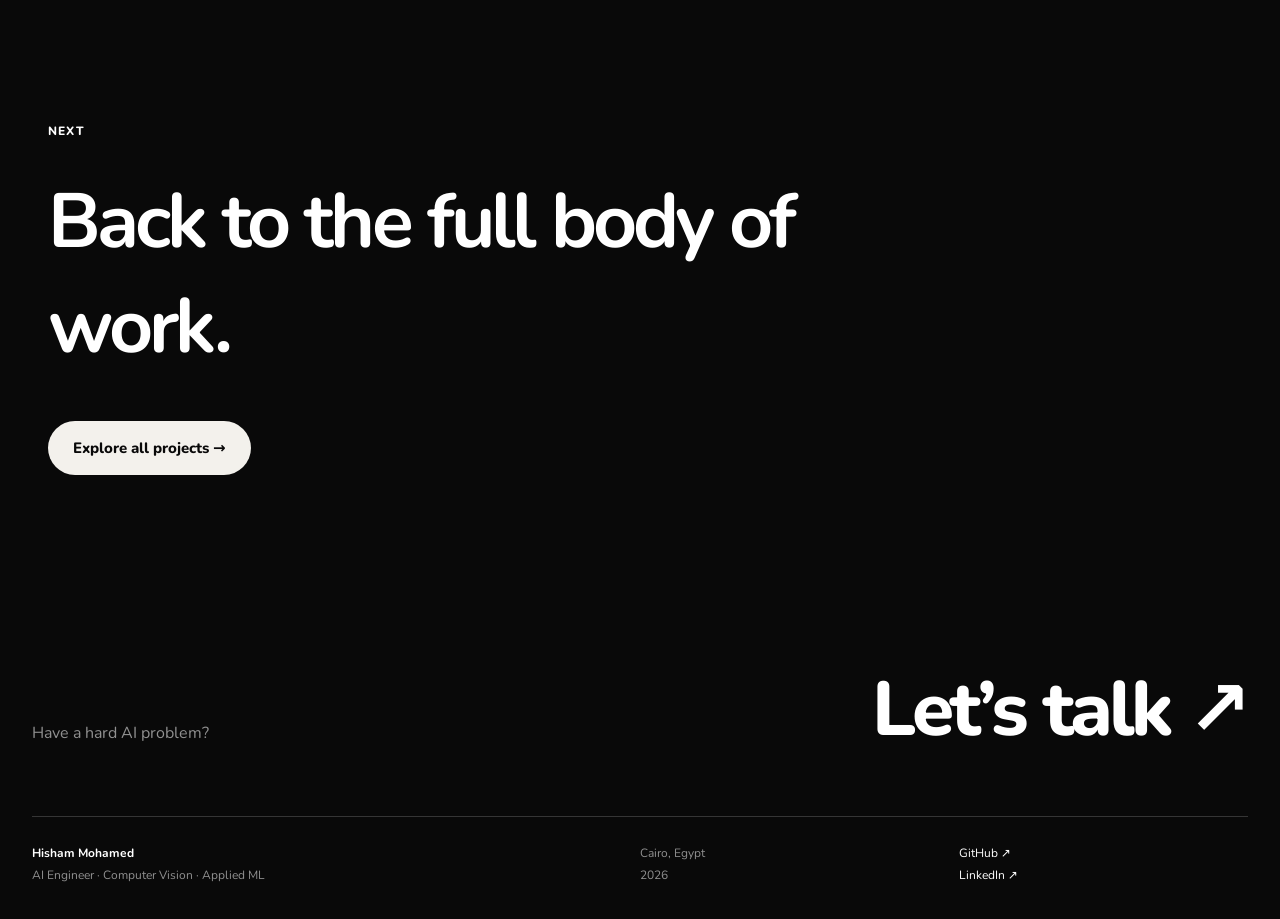
<file: work/mini-agent.html>
<!DOCTYPE html>

<html lang="en">
<head>
<meta charset="utf-8"/>
<script>document.documentElement.classList.add('js')</script>
<meta content="width=device-width, initial-scale=1" name="viewport"/>
<meta content="#f3f1ec" name="theme-color"/>
<meta content="Hisham Mohamed — AI Engineer focused on computer vision, applied machine learning, backend AI systems and agentic workflows." name="description"/>
<link href="../assets/favicon.svg" rel="icon" type="image/svg+xml"/>
<link href="https://fonts.googleapis.com" rel="preconnect"/>
<link crossorigin="" href="https://fonts.gstatic.com" rel="preconnect"/>
<link href="https://fonts.googleapis.com/css2?family=Nunito:wght@400;500;600;700;800&amp;display=swap" rel="stylesheet"/>
<link href="../styles.css" rel="stylesheet"/>
<title>Mini Agent — Hisham Mohamed</title>
</head>
<body class="case-page" style="--case-accent:#3b5bff"><div aria-hidden="true" class="scroll-progress" data-scroll-progress=""></div>
<div aria-hidden="true" class="noise"></div>
<header class="site-header" data-header="">
<a aria-label="Hisham Mohamed home" class="brand" href="../index.html"><span>HM</span><i></i></a>
<button aria-controls="site-nav" aria-expanded="false" class="menu-toggle" data-menu-toggle=""><span></span><span></span></button>
<nav class="site-nav" data-nav="" id="site-nav">
<a href="../index.html#work">Work</a>
<a href="../index.html#profile">Profile</a>
<a href="../index.html#stack">Stack</a>
<a href="../index.html#journey">Journey</a>
<a href="../index.html#contact">Contact</a>
</nav>
<a class="header-cta" href="../assets/Hisham_Mohamed_CV.pdf" rel="noopener" target="_blank">Resume <span>↗</span></a>
</header>
<main>
<section class="case-hero shell">
<div class="case-title">
<div class="kicker reveal">AGENTIC AI / RAG / BACKEND</div>
<h1><span class="line"><span>Mini Agent</span></span></h1>
<p class="reveal">A compact foundation for RAG and agent workflows.</p>
<div class="case-actions reveal"><a class="btn btn-dark" href="https://github.com/hishammohamed445/mini-agent" rel="noopener" target="_blank">Open GitHub ↗</a><a class="btn btn-ghost" href="../index.html#work">Back to work ←</a></div>
</div>
<div class="case-facts reveal"><div><span>STATUS</span><strong>Learning / exploration project</strong></div><div><span>ROLE</span><strong>AI Engineering · Backend Foundations</strong></div><div><span>STACK</span><strong>Python · FastAPI · Environment Configuration · RAG / Agent Concepts</strong></div></div>
</section>
<section class="case-cover shell reveal" data-project-visual=""><img alt="Mini Agent project visual" decoding="async" src="../assets/cover-agent.svg"/><div class="case-media-hud"><span>PROJECT VISUAL</span><strong>Mini Agent</strong><b>EXPLORE ↓</b></div><div aria-hidden="true" class="visual-scan"></div><div aria-hidden="true" class="project-cursor">EXPLORE</div></section>
<section class="case-summary shell"><div class="section-label reveal"><span class="section-no">01</span><span class="section-kicker">OVERVIEW</span></div><div><h2 class="reveal">A small public codebase used to practice the core engineering loop behind AI-agent systems: environment setup, FastAPI routing and minimal RAG/agent structure.</h2><div class="case-metrics reveal"><div class="case-metric"><strong>FastAPI</strong><span>service foundation</span></div><div class="case-metric"><strong>RAG</strong><span>retrieval-oriented exploration</span></div><div class="case-metric"><strong>Git</strong><span>iterative engineering workflow</span></div></div></div></section>
<section class="case-story shell"><div class="section-label reveal"><span class="section-no">02</span><span class="section-kicker">CASE STUDY</span></div><div class="case-blocks"><div class="case-block reveal"><span>01</span><div><h3>Purpose</h3><p>A deliberately small environment for understanding the moving parts of agentic systems before adding orchestration complexity.</p></div></div><div class="case-block reveal"><span>02</span><div><h3>Foundation</h3><p>The repository establishes a runnable FastAPI project and a minimal structure for retrieval/agent experiments.</p></div></div><div class="case-block reveal"><span>03</span><div><h3>Learning direction</h3><p>The broader focus is production-ready agent workflows that connect LLM reasoning to APIs, databases, calendars, documents and automation tools.</p></div></div><div class="case-block reveal"><span>04</span><div><h3>Why it belongs here</h3><p>Not every portfolio project needs to be large. Small, focused repositories show how I learn, isolate problems and build reusable engineering foundations.</p></div></div></div></section>
<section class="case-next"><div class="shell"><span class="section-kicker reveal">NEXT</span><h2 class="reveal">Back to the full body of work.</h2><a class="btn btn-light reveal" href="../index.html#work">Explore all projects →</a></div></section>
</main>
<footer class="site-footer">
<div class="footer-top"><p>Have a hard AI problem?</p><a href="mailto:hishamelbaaly@gmail.com">Let’s talk <span>↗</span></a></div>
<div class="footer-grid">
<div><strong>Hisham Mohamed</strong><span>AI Engineer · Computer Vision · Applied ML</span></div>
<div><span>Cairo, Egypt</span><span>2026</span></div>
<div><a href="https://github.com/hishammohamed445" rel="noopener" target="_blank">GitHub ↗</a><a href="https://www.linkedin.com/in/hisham-mohamed0" rel="noopener" target="_blank">LinkedIn ↗</a></div>
</div>
</footer>
<script src="../script.js"></script>
</body>
</html>
</file>
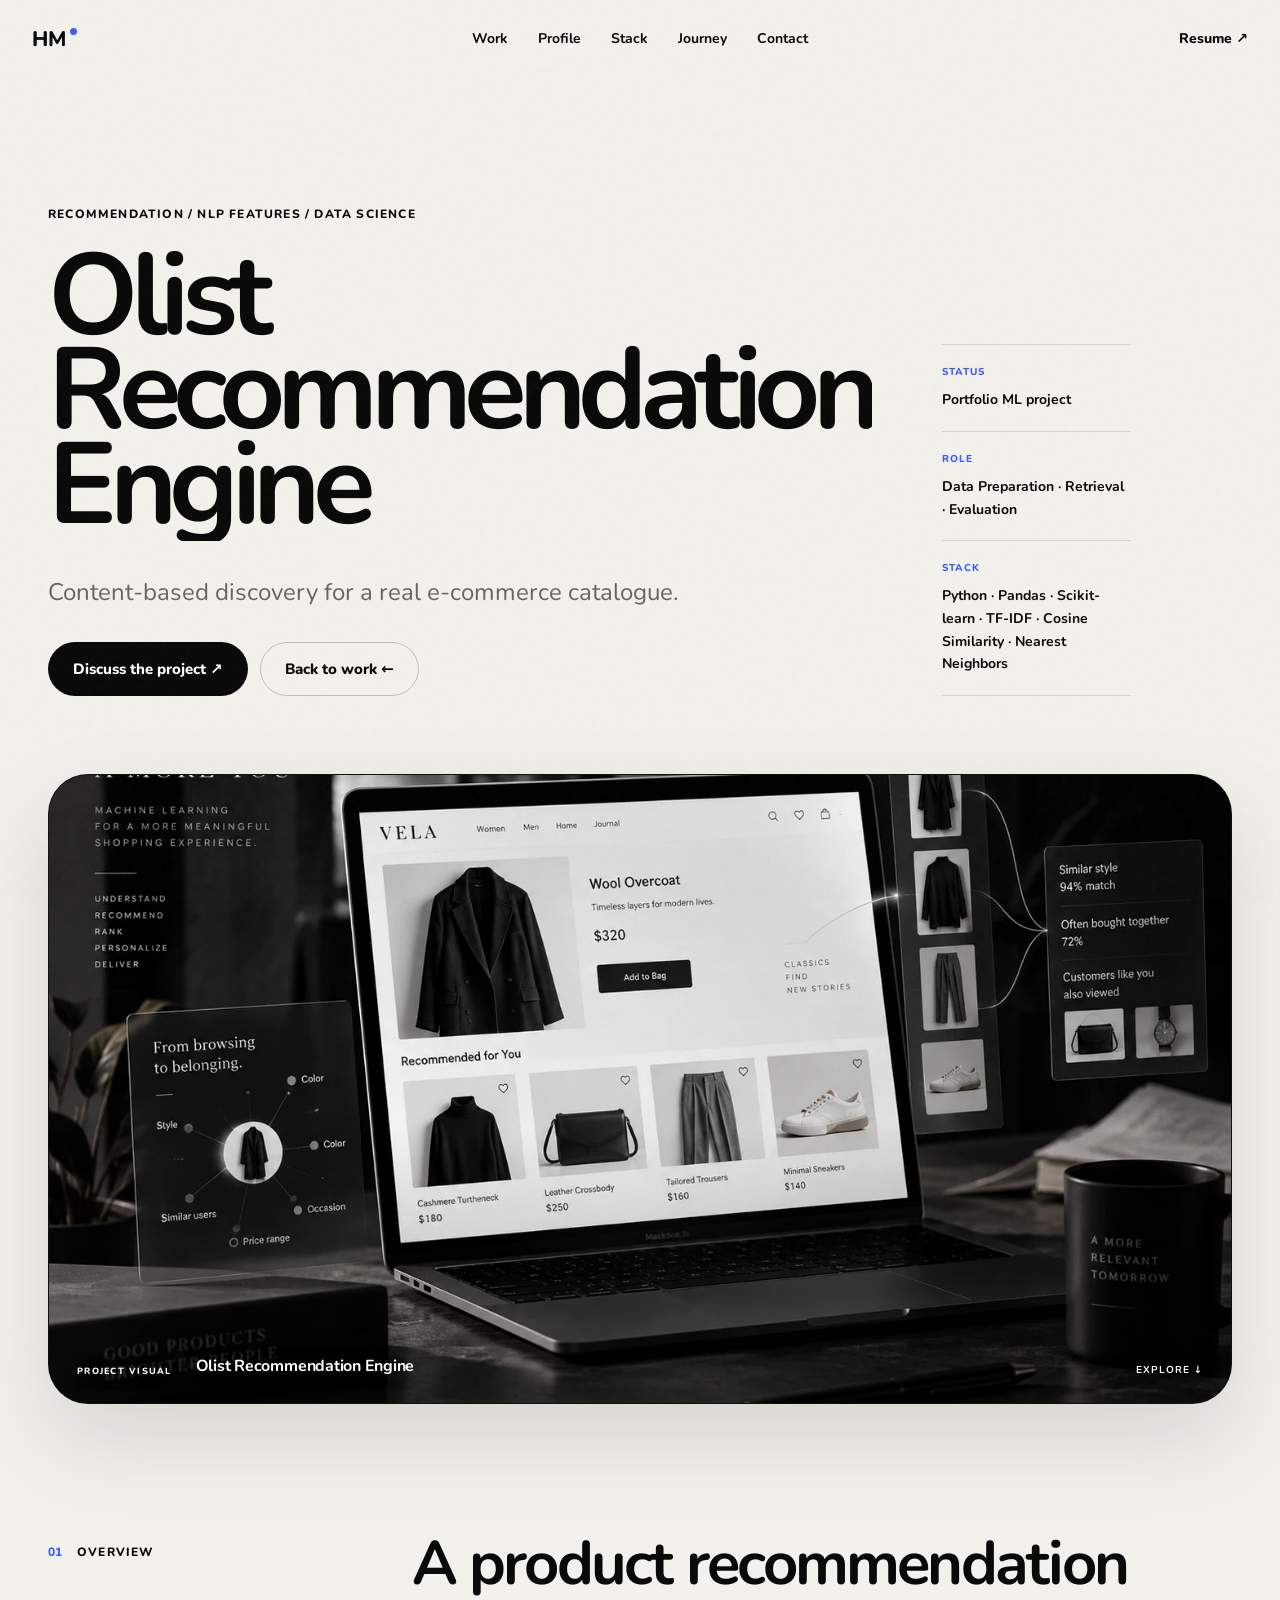
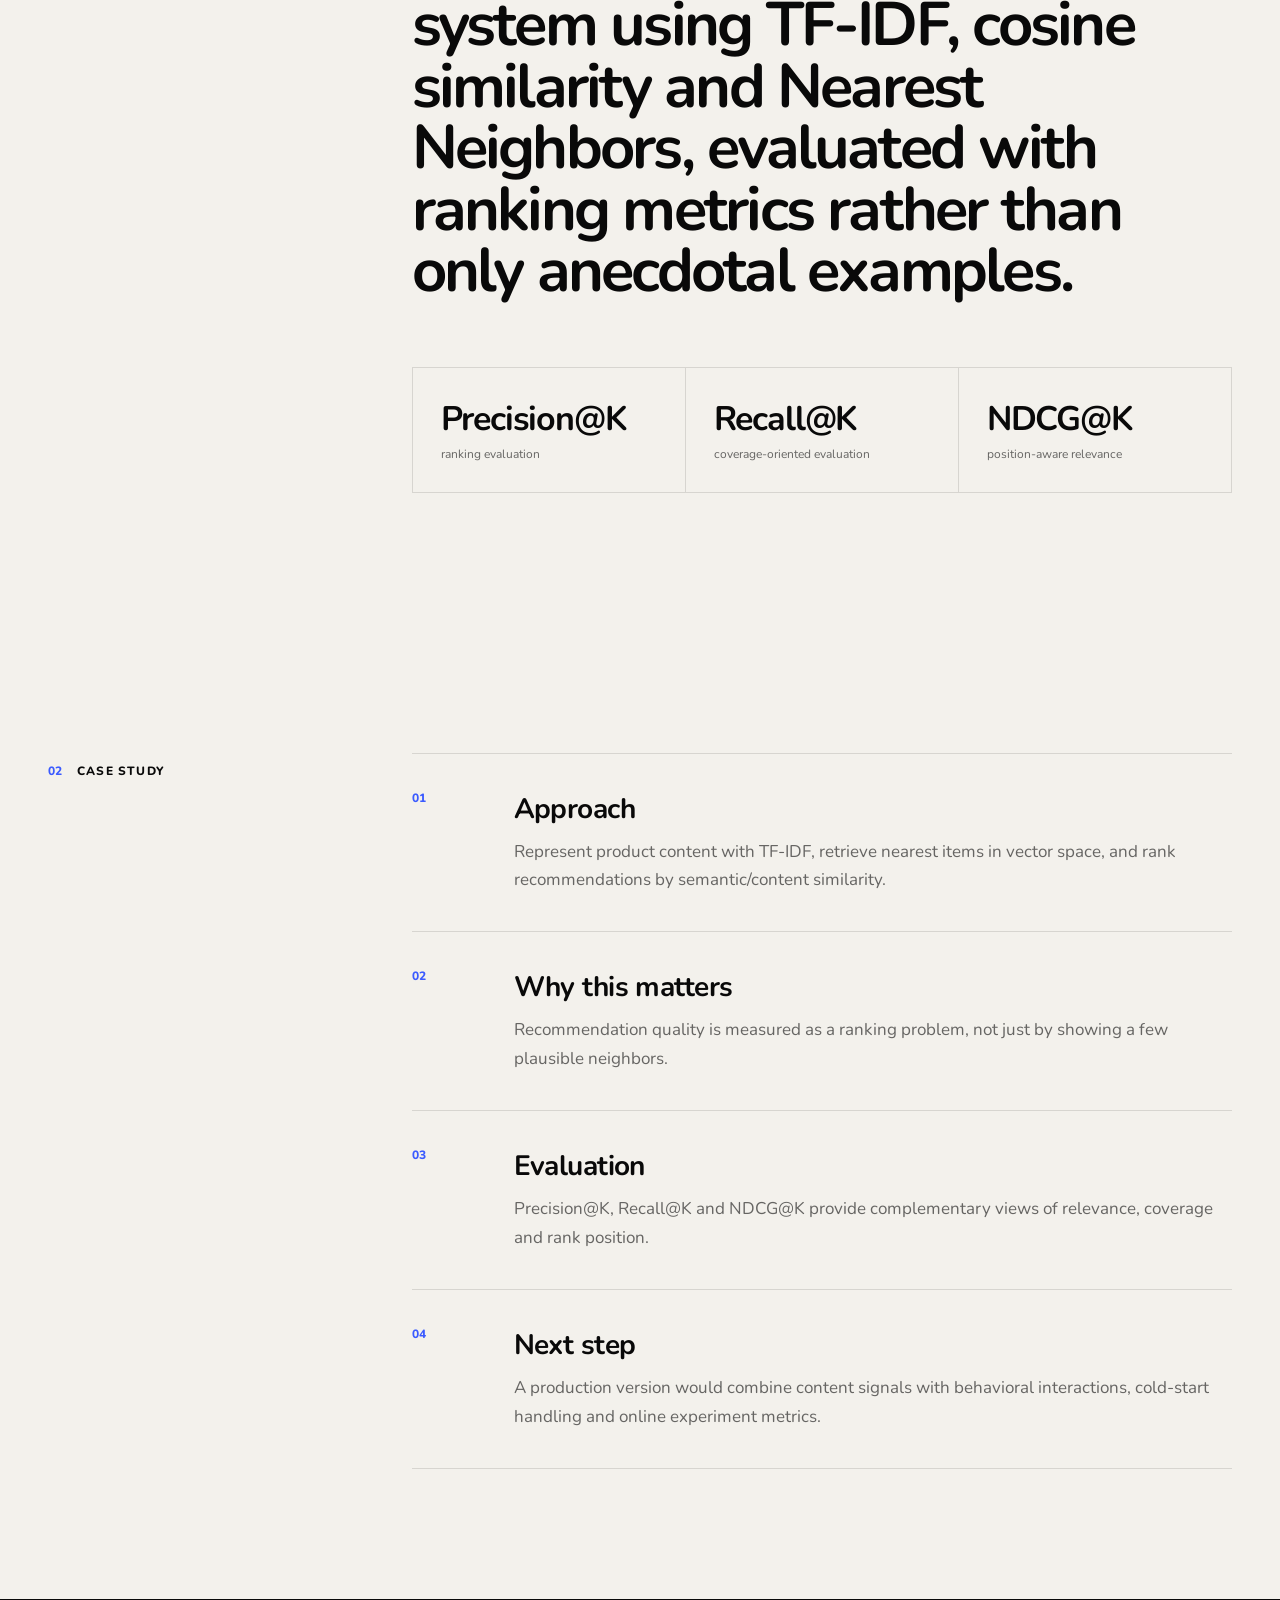
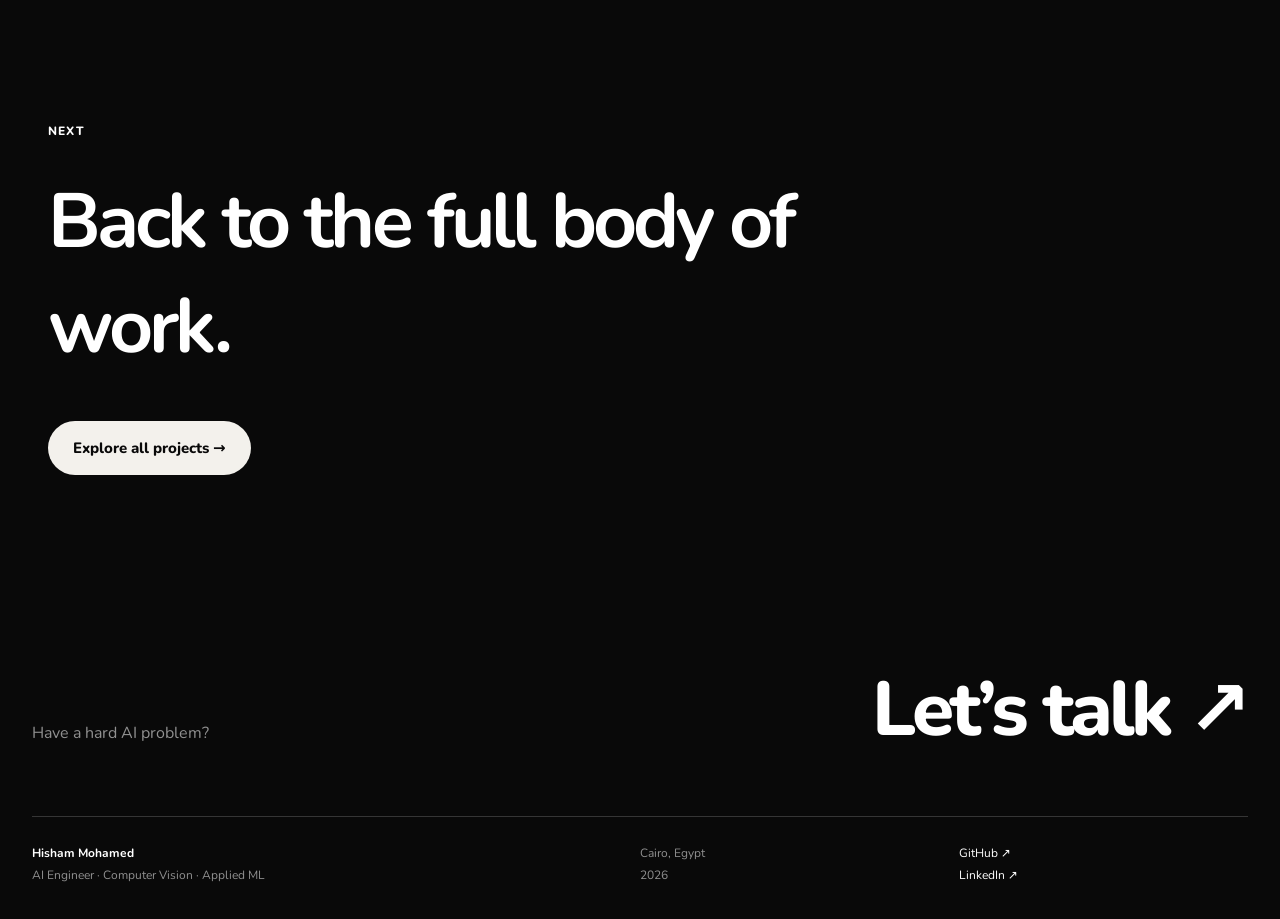
<file: work/olist-recommender.html>
<!DOCTYPE html>

<html lang="en">
<head>
<meta charset="utf-8"/>
<script>document.documentElement.classList.add('js')</script>
<meta content="width=device-width, initial-scale=1" name="viewport"/>
<meta content="#f3f1ec" name="theme-color"/>
<meta content="Hisham Mohamed — AI Engineer focused on computer vision, applied machine learning, backend AI systems and agentic workflows." name="description"/>
<link href="../assets/favicon.svg" rel="icon" type="image/svg+xml"/>
<link href="https://fonts.googleapis.com" rel="preconnect"/>
<link crossorigin="" href="https://fonts.gstatic.com" rel="preconnect"/>
<link href="https://fonts.googleapis.com/css2?family=Nunito:wght@400;500;600;700;800&amp;display=swap" rel="stylesheet"/>
<link href="../styles.css" rel="stylesheet"/>
<title>Olist Recommendation Engine — Hisham Mohamed</title>
</head>
<body class="case-page" style="--case-accent:#3b5bff"><div aria-hidden="true" class="scroll-progress" data-scroll-progress=""></div>
<div aria-hidden="true" class="noise"></div>
<header class="site-header" data-header="">
<a aria-label="Hisham Mohamed home" class="brand" href="../index.html"><span>HM</span><i></i></a>
<button aria-controls="site-nav" aria-expanded="false" class="menu-toggle" data-menu-toggle=""><span></span><span></span></button>
<nav class="site-nav" data-nav="" id="site-nav">
<a href="../index.html#work">Work</a>
<a href="../index.html#profile">Profile</a>
<a href="../index.html#stack">Stack</a>
<a href="../index.html#journey">Journey</a>
<a href="../index.html#contact">Contact</a>
</nav>
<a class="header-cta" href="../assets/Hisham_Mohamed_CV.pdf" rel="noopener" target="_blank">Resume <span>↗</span></a>
</header>
<main>
<section class="case-hero shell">
<div class="case-title">
<div class="kicker reveal">RECOMMENDATION / NLP FEATURES / DATA SCIENCE</div>
<h1><span class="line"><span>Olist Recommendation Engine</span></span></h1>
<p class="reveal">Content-based discovery for a real e-commerce catalogue.</p>
<div class="case-actions reveal"><a class="btn btn-dark" href="../index.html#contact">Discuss the project ↗</a><a class="btn btn-ghost" href="../index.html#work">Back to work ←</a></div>
</div>
<div class="case-facts reveal"><div><span>STATUS</span><strong>Portfolio ML project</strong></div><div><span>ROLE</span><strong>Data Preparation · Retrieval · Evaluation</strong></div><div><span>STACK</span><strong>Python · Pandas · Scikit-learn · TF-IDF · Cosine Similarity · Nearest Neighbors</strong></div></div>
</section>
<section class="case-cover shell reveal" data-project-visual=""><img alt="Olist Recommendation Engine project visual" decoding="async" src="../assets/project-olist.webp"/><div class="case-media-hud"><span>PROJECT VISUAL</span><strong>Olist Recommendation Engine</strong><b>EXPLORE ↓</b></div><div aria-hidden="true" class="visual-scan"></div><div aria-hidden="true" class="project-cursor">EXPLORE</div></section>
<section class="case-summary shell"><div class="section-label reveal"><span class="section-no">01</span><span class="section-kicker">OVERVIEW</span></div><div><h2 class="reveal">A product recommendation system using TF-IDF, cosine similarity and Nearest Neighbors, evaluated with ranking metrics rather than only anecdotal examples.</h2><div class="case-metrics reveal"><div class="case-metric"><strong>Precision@K</strong><span>ranking evaluation</span></div><div class="case-metric"><strong>Recall@K</strong><span>coverage-oriented evaluation</span></div><div class="case-metric"><strong>NDCG@K</strong><span>position-aware relevance</span></div></div></div></section>
<section class="case-story shell"><div class="section-label reveal"><span class="section-no">02</span><span class="section-kicker">CASE STUDY</span></div><div class="case-blocks"><div class="case-block reveal"><span>01</span><div><h3>Approach</h3><p>Represent product content with TF-IDF, retrieve nearest items in vector space, and rank recommendations by semantic/content similarity.</p></div></div><div class="case-block reveal"><span>02</span><div><h3>Why this matters</h3><p>Recommendation quality is measured as a ranking problem, not just by showing a few plausible neighbors.</p></div></div><div class="case-block reveal"><span>03</span><div><h3>Evaluation</h3><p>Precision@K, Recall@K and NDCG@K provide complementary views of relevance, coverage and rank position.</p></div></div><div class="case-block reveal"><span>04</span><div><h3>Next step</h3><p>A production version would combine content signals with behavioral interactions, cold-start handling and online experiment metrics.</p></div></div></div></section>
<section class="case-next"><div class="shell"><span class="section-kicker reveal">NEXT</span><h2 class="reveal">Back to the full body of work.</h2><a class="btn btn-light reveal" href="../index.html#work">Explore all projects →</a></div></section>
</main>
<footer class="site-footer">
<div class="footer-top"><p>Have a hard AI problem?</p><a href="mailto:hishamelbaaly@gmail.com">Let’s talk <span>↗</span></a></div>
<div class="footer-grid">
<div><strong>Hisham Mohamed</strong><span>AI Engineer · Computer Vision · Applied ML</span></div>
<div><span>Cairo, Egypt</span><span>2026</span></div>
<div><a href="https://github.com/hishammohamed445" rel="noopener" target="_blank">GitHub ↗</a><a href="https://www.linkedin.com/in/hisham-mohamed0" rel="noopener" target="_blank">LinkedIn ↗</a></div>
</div>
</footer>
<script src="../script.js"></script>
</body>
</html>
</file>
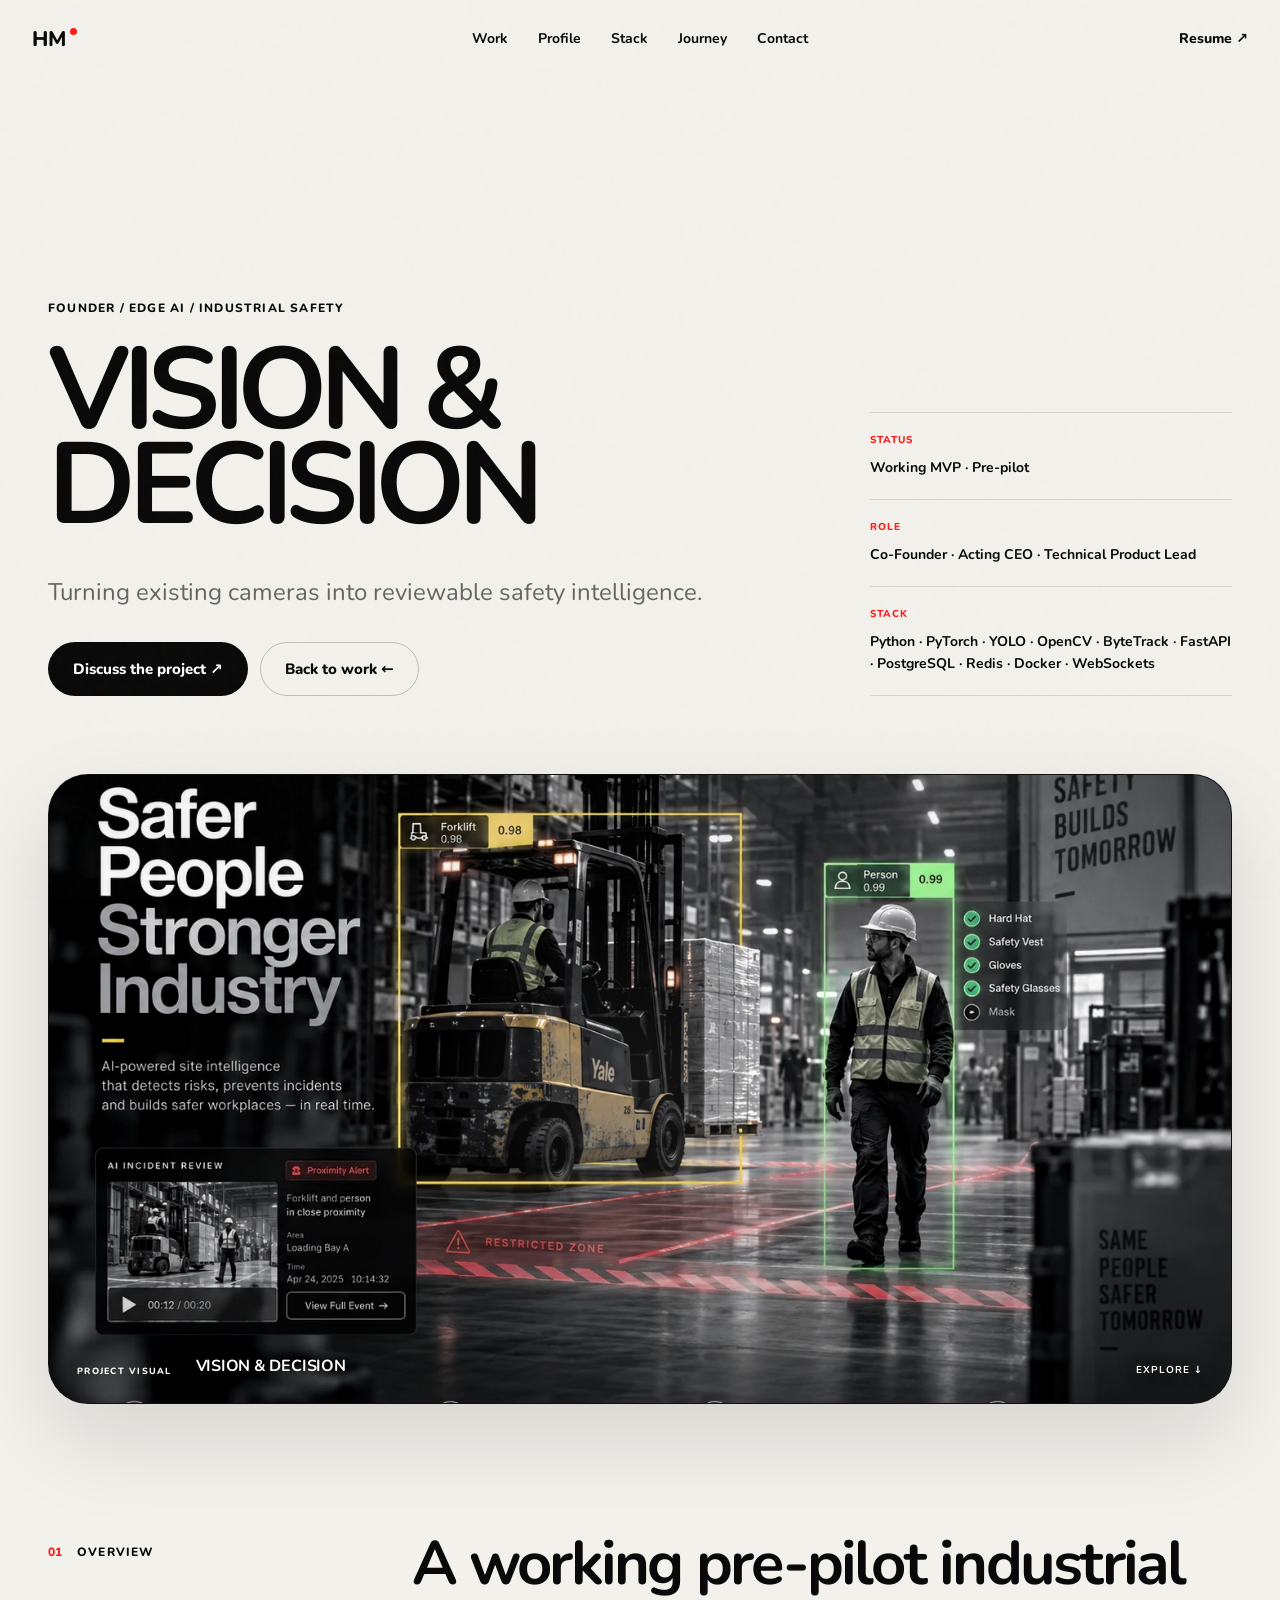
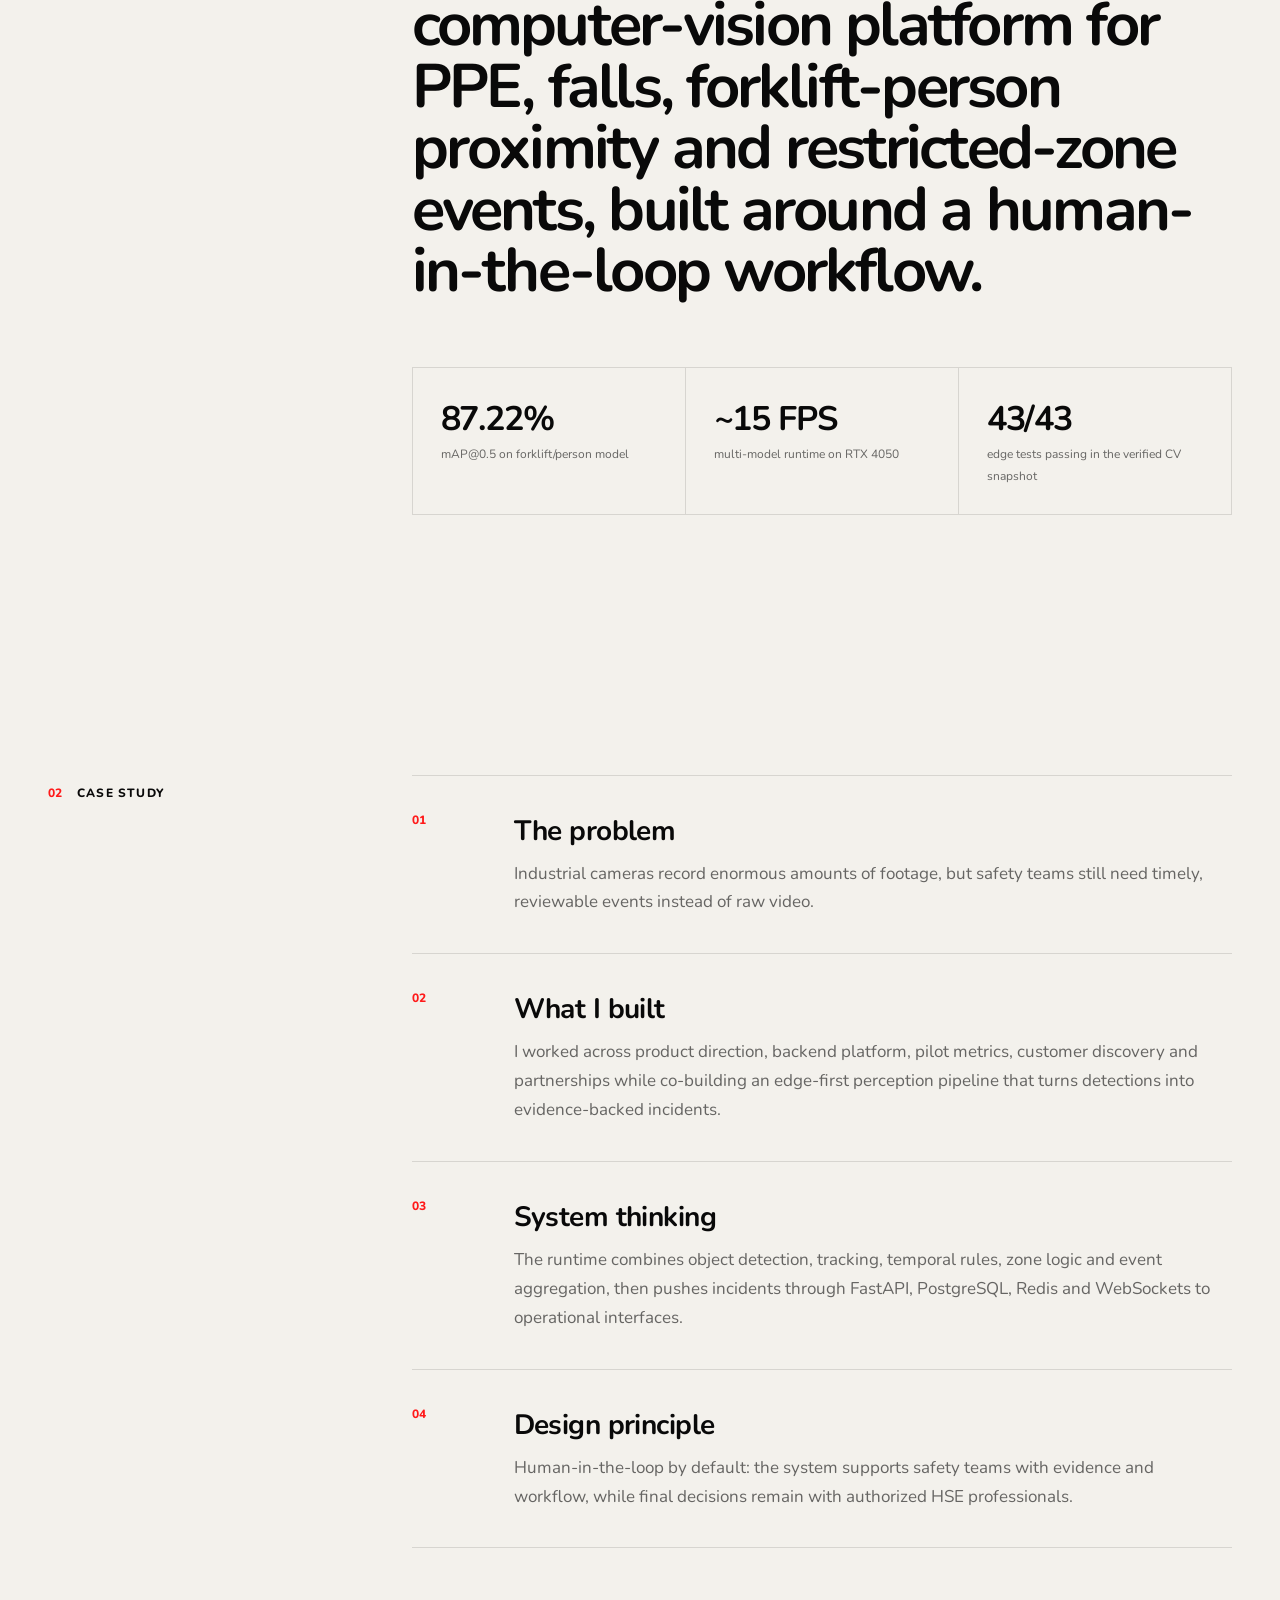
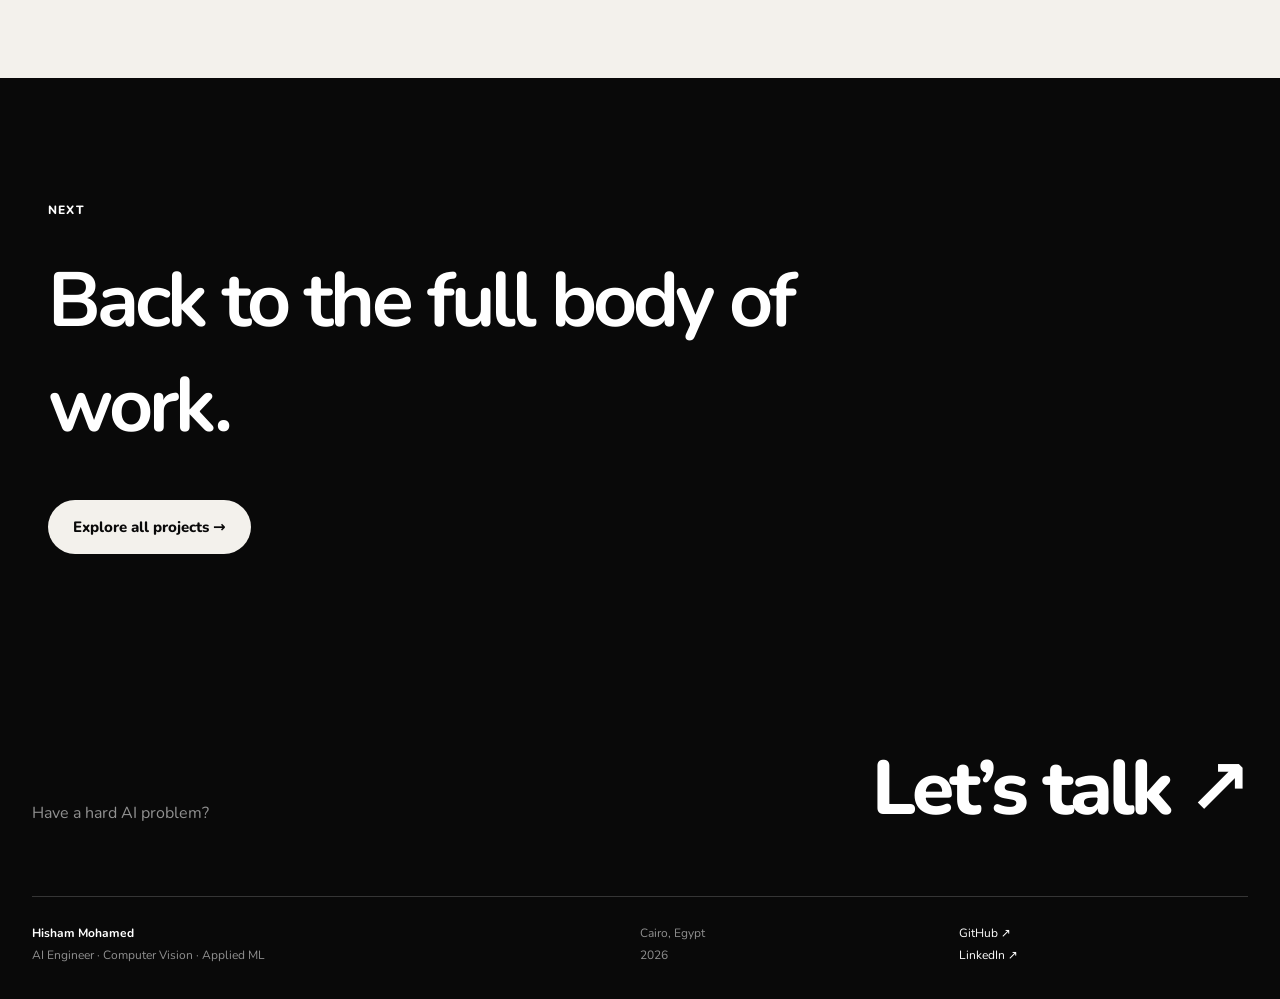
<file: work/vision-decision.html>
<!DOCTYPE html>

<html lang="en">
<head>
<meta charset="utf-8"/>
<script>document.documentElement.classList.add('js')</script>
<meta content="width=device-width, initial-scale=1" name="viewport"/>
<meta content="#f3f1ec" name="theme-color"/>
<meta content="Hisham Mohamed — AI Engineer focused on computer vision, applied machine learning, backend AI systems and agentic workflows." name="description"/>
<link href="../assets/favicon.svg" rel="icon" type="image/svg+xml"/>
<link href="https://fonts.googleapis.com" rel="preconnect"/>
<link crossorigin="" href="https://fonts.gstatic.com" rel="preconnect"/>
<link href="https://fonts.googleapis.com/css2?family=Nunito:wght@400;500;600;700;800&amp;display=swap" rel="stylesheet"/>
<link href="../styles.css" rel="stylesheet"/>
<title>VISION &amp; DECISION — Hisham Mohamed</title>
</head>
<body class="case-page" style="--case-accent:#ff1a1a"><div aria-hidden="true" class="scroll-progress" data-scroll-progress=""></div>
<div aria-hidden="true" class="noise"></div>
<header class="site-header" data-header="">
<a aria-label="Hisham Mohamed home" class="brand" href="../index.html"><span>HM</span><i></i></a>
<button aria-controls="site-nav" aria-expanded="false" class="menu-toggle" data-menu-toggle=""><span></span><span></span></button>
<nav class="site-nav" data-nav="" id="site-nav">
<a href="../index.html#work">Work</a>
<a href="../index.html#profile">Profile</a>
<a href="../index.html#stack">Stack</a>
<a href="../index.html#journey">Journey</a>
<a href="../index.html#contact">Contact</a>
</nav>
<a class="header-cta" href="../assets/Hisham_Mohamed_CV.pdf" rel="noopener" target="_blank">Resume <span>↗</span></a>
</header>
<main>
<section class="case-hero shell">
<div class="case-title">
<div class="kicker reveal">FOUNDER / EDGE AI / INDUSTRIAL SAFETY</div>
<h1><span class="line"><span>VISION &amp; DECISION</span></span></h1>
<p class="reveal">Turning existing cameras into reviewable safety intelligence.</p>
<div class="case-actions reveal"><a class="btn btn-dark" href="../index.html#contact">Discuss the project ↗</a><a class="btn btn-ghost" href="../index.html#work">Back to work ←</a></div>
</div>
<div class="case-facts reveal"><div><span>STATUS</span><strong>Working MVP · Pre-pilot</strong></div><div><span>ROLE</span><strong>Co-Founder · Acting CEO · Technical Product Lead</strong></div><div><span>STACK</span><strong>Python · PyTorch · YOLO · OpenCV · ByteTrack · FastAPI · PostgreSQL · Redis · Docker · WebSockets</strong></div></div>
</section>
<section class="case-cover shell reveal" data-project-visual=""><img alt="VISION &amp; DECISION project visual" decoding="async" src="../assets/project-vd.webp"/><div class="case-media-hud"><span>PROJECT VISUAL</span><strong>VISION &amp; DECISION</strong><b>EXPLORE ↓</b></div><div aria-hidden="true" class="visual-scan"></div><div aria-hidden="true" class="project-cursor">EXPLORE</div></section>
<section class="case-summary shell"><div class="section-label reveal"><span class="section-no">01</span><span class="section-kicker">OVERVIEW</span></div><div><h2 class="reveal">A working pre-pilot industrial computer-vision platform for PPE, falls, forklift-person proximity and restricted-zone events, built around a human-in-the-loop workflow.</h2><div class="case-metrics reveal"><div class="case-metric"><strong>87.22%</strong><span>mAP@0.5 on forklift/person model</span></div><div class="case-metric"><strong>~15 FPS</strong><span>multi-model runtime on RTX 4050</span></div><div class="case-metric"><strong>43/43</strong><span>edge tests passing in the verified CV snapshot</span></div></div></div></section>
<section class="case-story shell"><div class="section-label reveal"><span class="section-no">02</span><span class="section-kicker">CASE STUDY</span></div><div class="case-blocks"><div class="case-block reveal"><span>01</span><div><h3>The problem</h3><p>Industrial cameras record enormous amounts of footage, but safety teams still need timely, reviewable events instead of raw video.</p></div></div><div class="case-block reveal"><span>02</span><div><h3>What I built</h3><p>I worked across product direction, backend platform, pilot metrics, customer discovery and partnerships while co-building an edge-first perception pipeline that turns detections into evidence-backed incidents.</p></div></div><div class="case-block reveal"><span>03</span><div><h3>System thinking</h3><p>The runtime combines object detection, tracking, temporal rules, zone logic and event aggregation, then pushes incidents through FastAPI, PostgreSQL, Redis and WebSockets to operational interfaces.</p></div></div><div class="case-block reveal"><span>04</span><div><h3>Design principle</h3><p>Human-in-the-loop by default: the system supports safety teams with evidence and workflow, while final decisions remain with authorized HSE professionals.</p></div></div></div></section>
<section class="case-next"><div class="shell"><span class="section-kicker reveal">NEXT</span><h2 class="reveal">Back to the full body of work.</h2><a class="btn btn-light reveal" href="../index.html#work">Explore all projects →</a></div></section>
</main>
<footer class="site-footer">
<div class="footer-top"><p>Have a hard AI problem?</p><a href="mailto:hishamelbaaly@gmail.com">Let’s talk <span>↗</span></a></div>
<div class="footer-grid">
<div><strong>Hisham Mohamed</strong><span>AI Engineer · Computer Vision · Applied ML</span></div>
<div><span>Cairo, Egypt</span><span>2026</span></div>
<div><a href="https://github.com/hishammohamed445" rel="noopener" target="_blank">GitHub ↗</a><a href="https://www.linkedin.com/in/hisham-mohamed0" rel="noopener" target="_blank">LinkedIn ↗</a></div>
</div>
</footer>
<script src="../script.js"></script>
</body>
</html>
</file>
<file: styles.css>
:root{
  --black:#090909;--white:#fff;--sand:#f3f1ec;--accent:#3b5bff;--muted:rgba(9,9,9,.60);--line:rgba(9,9,9,.12);
  --radius-sm:12px;--radius-md:22px;--radius-lg:34px;--radius-xl:48px;
  --max:1320px;--ease:cubic-bezier(.16,1,.3,1);--fast:180ms;--base:280ms;--slow:720ms;
}
*{box-sizing:border-box}html{scroll-behavior:smooth}body{margin:0;background:var(--sand);color:var(--black);font-family:"Nunito",system-ui,-apple-system,BlinkMacSystemFont,"Segoe UI",sans-serif;-webkit-font-smoothing:antialiased}a{color:inherit;text-decoration:none}img{max-width:100%;display:block}button{font:inherit}.shell{width:min(var(--max),calc(100% - 96px));margin-inline:auto}.noise{position:fixed;inset:0;pointer-events:none;z-index:9999;opacity:.035;background-image:url("data:image/svg+xml,%3Csvg viewBox='0 0 180 180' xmlns='http://www.w3.org/2000/svg'%3E%3Cfilter id='n'%3E%3CfeTurbulence type='fractalNoise' baseFrequency='.85' numOctaves='3' stitchTiles='stitch'/%3E%3C/filter%3E%3Crect width='100%25' height='100%25' filter='url(%23n)' opacity='.65'/%3E%3C/svg%3E")}
.site-header{height:78px;position:fixed;top:0;left:0;right:0;z-index:100;display:grid;grid-template-columns:1fr auto 1fr;align-items:center;padding:0 max(32px,calc((100vw - var(--max))/2));transition:background var(--base) var(--ease),border-color var(--base) var(--ease);border-bottom:1px solid transparent}.site-header.scrolled{background:rgba(243,241,236,.88);backdrop-filter:blur(18px);border-color:var(--line)}.brand{font-size:21px;font-weight:800;display:inline-flex;align-items:flex-start;gap:4px;width:max-content}.brand i{width:7px;height:7px;border-radius:50%;background:var(--accent);margin-top:3px}.site-nav{display:flex;gap:30px;font-size:14px;font-weight:700}.site-nav a{position:relative}.site-nav a:after{content:"";position:absolute;left:0;right:100%;bottom:-6px;height:2px;background:var(--black);transition:right var(--base) var(--ease)}.site-nav a:hover:after,.site-nav a:focus-visible:after{right:0}.header-cta{justify-self:end;font-weight:800;font-size:14px}.header-cta span,.text-link span{display:inline-block;transition:transform var(--base) var(--ease)}.header-cta:hover span,.text-link:hover span{transform:translate(4px,-2px)}.menu-toggle{display:none;border:0;background:transparent;width:46px;height:46px;align-items:center;justify-content:center;flex-direction:column;gap:6px}.menu-toggle span{width:24px;height:2px;background:var(--black)}
.hero{min-height:100vh;padding-top:138px;padding-bottom:72px;display:grid;grid-template-columns:1.08fr .92fr;gap:64px;align-items:center}.kicker,.section-kicker{font-size:12px;font-weight:800;letter-spacing:.10em}.status-dot{display:inline-block;width:8px;height:8px;border-radius:50%;background:var(--accent);margin-right:10px}.hero-title{font-size:clamp(58px,6.4vw,104px);line-height:.91;letter-spacing:-.055em;margin:30px 0 30px;max-width:850px}.hero-title .line,.case-title h1 .line{display:block;overflow:hidden;padding-bottom:.07em}.hero-title .line>span,.case-title h1 .line>span{display:block;transform:translateY(110%);animation:titleIn 900ms var(--ease) forwards}.hero-title .line:nth-child(2)>span{animation-delay:90ms}.hero-title .line:nth-child(3)>span{animation-delay:180ms}@keyframes titleIn{to{transform:translateY(0)}}em{font-style:normal;color:var(--accent)}.hero-deck{font-size:20px;line-height:1.55;max-width:650px;color:var(--muted)}.hero-actions,.contact-actions,.case-actions{display:flex;gap:12px;margin-top:32px;flex-wrap:wrap}.btn{min-height:54px;padding:0 24px;border-radius:999px;display:inline-flex;align-items:center;justify-content:center;gap:16px;font-size:15px;font-weight:800;border:1px solid transparent;transition:transform var(--fast) var(--ease),background var(--fast),color var(--fast),border-color var(--fast)}.btn:hover{transform:translateY(-2px)}.btn-dark{background:var(--black);color:var(--white)}.btn-dark:hover{background:var(--accent)}.btn-ghost{border-color:rgba(9,9,9,.22)}.btn-ghost:hover{border-color:var(--black);background:#fff}.btn-light{background:#f3f1ec;color:#090909}.hero-note{display:flex;gap:24px;margin-top:58px;font-size:12px;font-weight:700;color:rgba(9,9,9,.5)}.hero-media{position:relative;min-height:650px;display:flex;align-items:flex-end;justify-content:center}.portrait-frame{position:relative;width:min(100%,520px);aspect-ratio:4/5;border-radius:42px;overflow:hidden;background:#f3f1ec;z-index:2;border:1px solid rgba(9,9,9,.08);clip-path:inset(100% 0 0 0 round 42px);animation:portraitIn 1s 140ms var(--ease) forwards}@keyframes portraitIn{to{clip-path:inset(0 0 0 0 round 42px)}}.portrait-frame img{width:100%;height:100%;object-fit:cover;object-position:50% 10%}.brush-svg{position:absolute;z-index:1;width:120%;left:-18%;bottom:13%;overflow:visible}.brush-main,.brush-ghost{fill:none;stroke:var(--accent);stroke-linecap:round;stroke-dasharray:1100;stroke-dashoffset:1100;animation:draw 1.4s .45s var(--ease) forwards}.brush-main{stroke-width:34}.brush-ghost{stroke-width:8;opacity:.45;animation-delay:.65s}@keyframes draw{to{stroke-dashoffset:0}}.portrait-label{position:absolute;z-index:3;right:0;bottom:40px;background:var(--black);color:#fff;padding:16px 18px;border-radius:16px;display:flex;flex-direction:column;font-size:11px;letter-spacing:.08em;box-shadow:0 16px 48px rgba(0,0,0,.14)}.portrait-label span{color:#9ca6ff;margin-top:4px}
.stats-strip{background:var(--white);border-top:1px solid var(--line);border-bottom:1px solid var(--line)}.stats-grid{display:grid;grid-template-columns:repeat(4,1fr)}.stat{padding:36px 28px;border-right:1px solid var(--line)}.stat:first-child{padding-left:0}.stat:last-child{border-right:0}.stat strong{display:block;font-size:42px;letter-spacing:-.05em}.stat span{font-size:12px;color:var(--muted);line-height:1.5}
.section{padding:140px 0}.section-head{display:grid;grid-template-columns:1.1fr 1fr;gap:60px;align-items:end;margin-bottom:72px}.section-head>div{grid-column:1/-1;display:flex;gap:18px}.section-no{font-size:12px;font-weight:800;color:var(--accent)}.section-head h2{font-size:clamp(48px,5vw,78px);line-height:.96;letter-spacing:-.045em;margin:0}.section-head p{font-size:18px;line-height:1.6;color:var(--muted);max-width:540px;margin:0}.projects-grid{display:grid;grid-template-columns:1fr 1fr;gap:28px}.project-card{background:#f3f1ec;border-radius:var(--radius-lg);overflow:hidden;border:1px solid rgba(9,9,9,.09)}.project-card--hero{grid-column:1/-1;display:grid;grid-template-columns:1.18fr .82fr;min-height:630px}.project-visual{display:block;overflow:hidden;background:#111}.project-card:not(.project-card--hero) .project-visual{aspect-ratio:16/10}.project-visual img{width:100%;height:100%;object-fit:cover;transition:transform 700ms var(--ease)}.project-card:hover .project-visual img{transform:scale(1.025)}.project-copy{padding:34px;display:flex;flex-direction:column}.project-card--hero .project-copy{padding:52px}.project-meta{display:flex;justify-content:space-between;gap:12px;font-size:10px;font-weight:800;letter-spacing:.08em;color:var(--muted)}.project-copy h3{font-size:36px;line-height:1;letter-spacing:-.035em;margin:60px 0 18px}.project-card--hero .project-copy h3{font-size:56px;margin-top:auto}.project-copy p{font-size:16px;line-height:1.6;color:var(--muted);margin:0 0 28px}.project-actions{display:flex;gap:18px;margin-top:auto}.text-link{font-size:14px;font-weight:800;display:inline-flex;gap:8px;align-items:center}.text-link.secondary{color:var(--muted)}.more-work{margin-top:32px;padding:32px 0;border-top:1px solid var(--line);display:flex;align-items:center;justify-content:space-between;gap:24px}.more-work span{font-size:15px;color:var(--muted)}
.profile-section{background:#fff}.split-editorial{display:grid;grid-template-columns:1fr 3fr;gap:90px}.section-label{display:flex;gap:15px;align-items:flex-start;padding-top:10px}.profile-copy h2{font-size:clamp(50px,5vw,82px);line-height:.95;letter-spacing:-.05em;margin:0 0 42px;max-width:900px}.profile-copy .lead{font-size:25px;line-height:1.5;max-width:900px;color:rgba(9,9,9,.72)}.profile-grid{display:grid;grid-template-columns:1fr 1fr;gap:1px;background:var(--line);margin-top:70px;border:1px solid var(--line)}.profile-block{background:#f3f1ec;padding:34px}.profile-block>span{font-size:10px;font-weight:800;letter-spacing:.1em;color:var(--accent)}.profile-block strong{display:block;font-size:21px;margin:22px 0 8px}.profile-block p{font-size:14px;line-height:1.6;color:var(--muted);margin:0}
.inverse{background:var(--black);color:#fff}.section-head.light p{color:rgba(255,255,255,.6)}.section-head.light .section-no{color:#8ea2ff}.stack-grid{display:grid;grid-template-columns:repeat(2,1fr);border-top:1px solid rgba(255,255,255,.16);border-left:1px solid rgba(255,255,255,.16)}.stack-card{padding:48px;border-right:1px solid rgba(255,255,255,.16);border-bottom:1px solid rgba(255,255,255,.16);min-height:260px}.stack-card>span{font-size:12px;color:#8ea2ff}.stack-card h3{font-size:34px;letter-spacing:-.03em;margin:54px 0 14px}.stack-card p{font-size:16px;line-height:1.65;color:rgba(255,255,255,.64);max-width:530px}
.timeline{border-top:1px solid var(--line)}.timeline-row{display:grid;grid-template-columns:150px 1fr;padding:28px 0;border-bottom:1px solid var(--line);align-items:start}.timeline-row time{font-size:12px;font-weight:800;color:var(--accent)}.timeline-row div{display:flex;justify-content:space-between;gap:30px}.timeline-row strong{font-size:18px}.timeline-row span{font-size:14px;color:var(--muted);text-align:right}
.contact-section{background:var(--accent);padding:130px 0}.contact-inner h2{font-size:clamp(64px,8vw,126px);line-height:.86;letter-spacing:-.06em;margin:38px 0;color:#fff}.contact-inner h2 em{color:#090909}.contact-inner p{font-size:20px;line-height:1.55;max-width:650px;color:rgba(255,255,255,.82)}.contact-section .btn-ghost{border-color:rgba(255,255,255,.5);color:#fff}.contact-section .btn-ghost:hover{background:#f3f1ec;color:#090909}.site-footer{background:#090909;color:#fff;padding:80px max(32px,calc((100vw - var(--max))/2)) 36px}.footer-top{display:flex;justify-content:space-between;align-items:flex-end;padding-bottom:72px;border-bottom:1px solid rgba(255,255,255,.18)}.footer-top p{font-size:16px;color:rgba(255,255,255,.55);margin:0}.footer-top a{font-size:clamp(44px,6vw,88px);line-height:.9;letter-spacing:-.05em;font-weight:800}.footer-grid{padding-top:28px;display:grid;grid-template-columns:2fr 1fr 1fr;gap:30px;font-size:12px;color:rgba(255,255,255,.55)}.footer-grid div{display:flex;flex-direction:column;gap:6px}.footer-grid strong,.footer-grid a{color:#fff}
.reveal{opacity:1;transform:none}.js .reveal{opacity:0;transform:translateY(24px);transition:opacity 750ms var(--ease),transform 750ms var(--ease)}.js .reveal.in-view{opacity:1;transform:none}
/* Case studies */
.case-page{--accent:var(--case-accent,#3b5bff)}.case-hero{min-height:86vh;padding-top:160px;padding-bottom:78px;display:grid;grid-template-columns:1.35fr .65fr;gap:70px;align-items:end}.case-title h1{font-size:clamp(72px,9vw,140px);line-height:.82;letter-spacing:-.065em;margin:28px 0 34px;max-width:1000px}.case-title p{font-size:24px;line-height:1.45;max-width:720px;color:var(--muted)}.case-facts{align-self:end;border-top:1px solid var(--line)}.case-facts>div{padding:20px 0;border-bottom:1px solid var(--line)}.case-facts span{display:block;font-size:10px;font-weight:800;letter-spacing:.1em;color:var(--accent);margin-bottom:9px}.case-facts strong{font-size:14px;line-height:1.55}.case-cover{border-radius:40px;overflow:hidden;background:#111}.case-cover img{width:100%;aspect-ratio:16/8.5;object-fit:cover}.case-summary,.case-story{padding:130px 0;display:grid;grid-template-columns:1fr 3fr;gap:90px}.case-summary h2{font-size:clamp(44px,4.8vw,74px);line-height:1;letter-spacing:-.045em;margin:0 0 64px;max-width:980px}.case-metrics{display:grid;grid-template-columns:repeat(3,1fr);border-top:1px solid var(--line);border-left:1px solid var(--line)}.case-metric{padding:28px;border-right:1px solid var(--line);border-bottom:1px solid var(--line)}.case-metric strong{font-size:34px;display:block;letter-spacing:-.035em}.case-metric span{font-size:12px;line-height:1.5;color:var(--muted)}.case-story{background:#f3f1ec;width:100%;max-width:none;padding-left:max(48px,calc((100vw - var(--max))/2));padding-right:max(48px,calc((100vw - var(--max))/2))}.case-blocks{border-top:1px solid var(--line)}.case-block{display:grid;grid-template-columns:80px 1fr;gap:22px;padding:36px 0;border-bottom:1px solid var(--line)}.case-block>span{font-size:12px;color:var(--accent);font-weight:800}.case-block h3{font-size:28px;margin:0 0 10px;letter-spacing:-.02em}.case-block p{font-size:17px;line-height:1.7;color:var(--muted);margin:0;max-width:820px}.case-next{padding:120px 0;background:var(--black);color:#fff}.case-next h2{font-size:clamp(52px,6vw,90px);letter-spacing:-.05em;margin:28px 0 42px;max-width:860px}
@media (max-width:1024px){.shell{width:min(var(--max),calc(100% - 56px))}.site-header{padding-inline:28px}.hero{grid-template-columns:1fr;min-height:auto;padding-top:140px}.hero-media{min-height:600px}.stats-grid{grid-template-columns:1fr 1fr}.stat:nth-child(2){border-right:0}.stat:nth-child(-n+2){border-bottom:1px solid var(--line)}.project-card--hero{grid-template-columns:1fr;min-height:0}.project-card--hero .project-visual{aspect-ratio:16/9}.project-card--hero .project-copy h3{margin-top:60px}.split-editorial,.case-summary,.case-story{grid-template-columns:1fr;gap:46px}.case-hero{grid-template-columns:1fr;padding-top:150px;min-height:auto}.case-facts{display:grid;grid-template-columns:repeat(3,1fr);gap:1px;background:var(--line);border:1px solid var(--line)}.case-facts>div{background:var(--sand);padding:18px;border:0}.case-story{padding-left:28px;padding-right:28px}}
@media (max-width:760px){.shell{width:calc(100% - 40px)}.site-header{height:68px;grid-template-columns:1fr auto;padding-inline:20px}.header-cta{display:none}.menu-toggle{display:flex;justify-self:end}.site-nav{position:fixed;inset:68px 0 auto 0;background:var(--sand);border-bottom:1px solid var(--line);padding:26px 20px 34px;display:flex;flex-direction:column;gap:0;transform:translateY(-120%);opacity:0;pointer-events:none;transition:transform 420ms var(--ease),opacity 250ms}.site-nav.open{transform:none;opacity:1;pointer-events:auto}.site-nav a{font-size:30px;padding:11px 0;letter-spacing:-.03em}.hero{padding-top:110px;padding-bottom:48px;gap:26px}.hero-title{font-size:clamp(48px,15vw,72px);margin-top:22px}.hero-deck{font-size:17px}.hero-note{flex-direction:column;gap:7px;margin-top:38px}.hero-media{min-height:470px}.portrait-frame{width:100%;max-width:430px;border-radius:28px}.portrait-label{right:8px;bottom:25px}.stats-grid{grid-template-columns:1fr}.stat,.stat:first-child{padding:26px 0;border-right:0;border-bottom:1px solid var(--line)}.stat:last-child{border-bottom:0}.section{padding:90px 0}.section-head{grid-template-columns:1fr;gap:24px;margin-bottom:46px}.section-head>div{grid-column:auto}.section-head h2{font-size:48px}.section-head p{font-size:16px}.projects-grid{grid-template-columns:1fr}.project-card--hero{grid-column:auto}.project-card--hero .project-copy,.project-copy{padding:26px}.project-card--hero .project-copy h3,.project-copy h3{font-size:34px;margin-top:44px}.project-meta{flex-direction:column}.more-work{align-items:flex-start;flex-direction:column}.split-editorial{gap:34px}.profile-copy h2{font-size:50px}.profile-copy .lead{font-size:20px}.profile-grid{grid-template-columns:1fr}.stack-grid{grid-template-columns:1fr}.stack-card{padding:30px;min-height:220px}.stack-card h3{margin-top:42px}.timeline-row{grid-template-columns:1fr;gap:14px}.timeline-row div{flex-direction:column;gap:6px}.timeline-row span{text-align:left}.contact-section{padding:90px 0}.contact-inner h2{font-size:64px}.footer-top{align-items:flex-start;flex-direction:column;gap:30px}.footer-grid{grid-template-columns:1fr;gap:20px}.case-hero{padding-top:120px;gap:42px}.case-title h1{font-size:64px}.case-title p{font-size:19px}.case-facts{grid-template-columns:1fr}.case-cover{width:calc(100% - 40px);border-radius:24px}.case-summary,.case-story{padding-top:90px;padding-bottom:90px}.case-summary h2{font-size:44px}.case-metrics{grid-template-columns:1fr}.case-block{grid-template-columns:44px 1fr}.case-block h3{font-size:24px}.case-next{padding:90px 0}}
@media (prefers-reduced-motion:reduce){html{scroll-behavior:auto}*,*::before,*::after{animation-duration:.01ms!important;animation-iteration-count:1!important;transition-duration:.01ms!important}.reveal{opacity:1;transform:none}}
section[id]{scroll-margin-top:88px}:focus-visible{outline:3px solid var(--accent);outline-offset:4px}.inverse :focus-visible,.contact-section :focus-visible{outline-color:#fff}

/* =========================================================
   Premium interactive media pass — Sep 2026
   ========================================================= */
.scroll-progress{position:fixed;z-index:180;left:0;top:0;width:100%;height:3px;transform:scaleX(0);transform-origin:left center;background:var(--accent);pointer-events:none;will-change:transform}
.site-nav a.is-active:after{right:0}.site-nav a.is-active{color:var(--black)}

.hero-media{--hero-x:0px;--hero-y:0px;isolation:isolate}
.portrait-frame{transform:translate3d(var(--hero-x),var(--hero-y),0);transition:transform 500ms var(--ease),box-shadow 500ms var(--ease);box-shadow:0 34px 90px rgba(9,9,9,.12)}
.portrait-frame img{filter:grayscale(1) contrast(1.04);transform:scale(1.012);transition:transform 900ms var(--ease),filter 450ms var(--ease)}
.hero-media:hover .portrait-frame img{transform:scale(1.028)}
.hero-frame-lines{position:absolute;inset:7% -2% 3% 8%;z-index:0;pointer-events:none;opacity:.68}
.hero-frame-lines i{position:absolute;background:rgba(9,9,9,.22)}
.hero-frame-lines i:nth-child(1),.hero-frame-lines i:nth-child(3){height:1px;width:26%}.hero-frame-lines i:nth-child(2),.hero-frame-lines i:nth-child(4){width:1px;height:25%}
.hero-frame-lines i:nth-child(1){top:0;left:0}.hero-frame-lines i:nth-child(2){top:0;left:0}.hero-frame-lines i:nth-child(3){right:0;bottom:0}.hero-frame-lines i:nth-child(4){right:0;bottom:0}
.hero-mini-note{position:absolute;left:-6%;top:12%;z-index:4;width:178px;padding:17px 17px 19px;background:rgba(243,241,236,.86);backdrop-filter:blur(15px);border:1px solid rgba(9,9,9,.11);border-radius:18px;box-shadow:0 18px 55px rgba(0,0,0,.08)}
.hero-mini-note span{display:block;font-size:9px;font-weight:800;letter-spacing:.13em;color:var(--accent);margin-bottom:18px}.hero-mini-note strong{display:block;font-size:12px;line-height:1.45;letter-spacing:.05em}
.portrait-index{position:absolute;right:-1%;top:12%;font-size:10px;font-weight:800;letter-spacing:.12em;writing-mode:vertical-rl;color:rgba(9,9,9,.42)}
.brush-svg{transform:translate3d(calc(var(--hero-x) * -.35),calc(var(--hero-y) * -.35),0);transition:transform 600ms var(--ease)}

.project-card{position:relative;transition:transform 550ms var(--ease),box-shadow 550ms var(--ease),border-color 350ms var(--ease);box-shadow:0 1px 0 rgba(9,9,9,.025)}
.project-card:hover{transform:translateY(-6px);box-shadow:0 30px 80px rgba(9,9,9,.11);border-color:rgba(9,9,9,.18)}
.project-visual{position:relative;isolation:isolate;cursor:pointer;--mx:50%;--my:50%;--tilt-x:0deg;--tilt-y:0deg;transform-style:preserve-3d;background:#111}
.project-card:not(.project-card--hero) .project-visual{aspect-ratio:4/3}
.project-visual img{position:relative;z-index:0;transform:scale(1.018) translate3d(var(--img-x,0),var(--img-y,0),0);filter:saturate(.76) contrast(1.025);will-change:transform,filter}
.project-card:hover .project-visual img{transform:scale(1.065) translate3d(var(--img-x,0),var(--img-y,0),0);filter:saturate(.96) contrast(1.04)}
.project-visual:after,.case-cover:after{content:"";position:absolute;z-index:2;inset:0;pointer-events:none;background:radial-gradient(circle 320px at var(--mx,50%) var(--my,50%),rgba(255,255,255,.12),transparent 66%),linear-gradient(to top,rgba(0,0,0,.42),transparent 44%,rgba(0,0,0,.07));opacity:.68;transition:opacity 350ms var(--ease)}
.project-visual:hover:after,.case-cover:hover:after{opacity:.92}
.visual-topline{position:absolute;z-index:4;left:18px;right:18px;top:18px;display:flex;justify-content:space-between;gap:16px;color:#fff;font-size:9px;font-weight:800;letter-spacing:.12em;text-shadow:0 2px 14px rgba(0,0,0,.35)}
.visual-topline span:last-child{text-align:right;max-width:70%}
.visual-open{position:absolute;z-index:5;left:18px;right:18px;bottom:17px;color:#fff;display:flex;justify-content:space-between;align-items:flex-end;gap:18px}
.visual-open span{font-size:10px;font-weight:800;letter-spacing:.08em;text-transform:uppercase;max-width:70%;text-shadow:0 2px 14px rgba(0,0,0,.45)}
.visual-open b{width:42px;height:42px;border-radius:50%;display:grid;place-items:center;background:rgba(255,255,255,.92);color:#090909;font-size:16px;box-shadow:0 12px 34px rgba(0,0,0,.2);transform:rotate(0deg);transition:transform 450ms var(--ease),background 250ms,color 250ms}
.project-visual:hover .visual-open b{transform:rotate(45deg);background:var(--project-accent,var(--accent));color:#fff}
.visual-scan{position:absolute;z-index:3;left:0;right:0;top:-6%;height:1px;background:linear-gradient(90deg,transparent,rgba(255,255,255,.9),transparent);box-shadow:0 0 18px rgba(255,255,255,.45);opacity:0;pointer-events:none}
.project-visual:hover .visual-scan,.case-cover:hover .visual-scan{animation:scanDown 1.45s var(--ease) both;opacity:.8}@keyframes scanDown{0%{transform:translateY(0);opacity:0}12%{opacity:.72}100%{transform:translateY(760px);opacity:0}}
.project-cursor{position:absolute;z-index:8;left:0;top:0;width:72px;height:72px;border-radius:50%;display:grid;place-items:center;background:rgba(9,9,9,.88);color:#fff;font-size:9px;font-weight:800;letter-spacing:.1em;pointer-events:none;opacity:0;transform:translate(-50%,-50%) scale(.72);transition:opacity 160ms ease,transform 220ms var(--ease);backdrop-filter:blur(8px);border:1px solid rgba(255,255,255,.22)}
.project-visual:hover .project-cursor,.case-cover:hover .project-cursor{opacity:1;transform:translate(-50%,-50%) scale(1)}

.work-manifesto{margin-top:70px;padding:42px 0 8px;border-top:1px solid var(--line);display:grid;grid-template-columns:auto auto auto auto auto auto auto 1fr;align-items:center;gap:18px}
.work-manifesto span{font-size:clamp(22px,2.5vw,38px);font-weight:800;letter-spacing:-.035em}.work-manifesto i{font-style:normal;color:var(--accent)}.work-manifesto small{justify-self:end;color:var(--muted);font-size:12px;line-height:1.5;max-width:220px;text-align:right}

.case-cover{position:relative;isolation:isolate;--mx:50%;--my:50%;box-shadow:0 36px 90px rgba(9,9,9,.12);border:1px solid rgba(9,9,9,.08)}
.case-cover img{position:relative;z-index:0;transition:transform 900ms var(--ease),filter 500ms var(--ease);filter:saturate(.82) contrast(1.025)}
.case-cover:hover img{transform:scale(1.025);filter:saturate(1) contrast(1.04)}
.case-media-hud{position:absolute;z-index:5;left:28px;right:28px;bottom:26px;display:grid;grid-template-columns:auto 1fr auto;gap:24px;align-items:end;color:#fff;text-shadow:0 2px 16px rgba(0,0,0,.55)}
.case-media-hud span{font-size:9px;letter-spacing:.14em;font-weight:800}.case-media-hud strong{font-size:16px;letter-spacing:-.015em}.case-media-hud b{font-size:10px;letter-spacing:.1em}

.btn[data-magnetic]{will-change:transform}

@media (max-width:1024px){
  .hero-mini-note{left:2%;top:8%}.portrait-index{right:2%}
  .work-manifesto{grid-template-columns:auto auto auto auto auto auto auto;gap:12px}.work-manifesto small{grid-column:1/-1;justify-self:start;text-align:left;margin-top:12px;max-width:360px}
}
@media (max-width:760px){
  .scroll-progress{height:2px}.hero-frame-lines{inset:4% 0}.hero-mini-note{display:none}.portrait-index{right:0;top:8%}
  .project-cursor{display:none}.visual-topline{left:14px;right:14px;top:14px}.visual-open{left:14px;right:14px;bottom:14px}.visual-open b{width:38px;height:38px}
  .work-manifesto{grid-template-columns:auto auto auto;gap:10px}.work-manifesto span{font-size:22px}.work-manifesto i:nth-of-type(2),.work-manifesto i:nth-of-type(3){display:none}.work-manifesto span:nth-of-type(3),.work-manifesto span:nth-of-type(4){grid-column:auto}.work-manifesto small{grid-column:1/-1}
  .case-media-hud{left:18px;right:18px;bottom:17px;grid-template-columns:1fr auto}.case-media-hud span{display:none}.case-media-hud strong{font-size:13px}
}
@media (pointer:coarse){.project-cursor{display:none}.project-card:hover{transform:none}}
@media (prefers-reduced-motion:reduce){.visual-scan{display:none}.project-card:hover{transform:none}.portrait-frame,.brush-svg{transform:none!important}}
</file>
